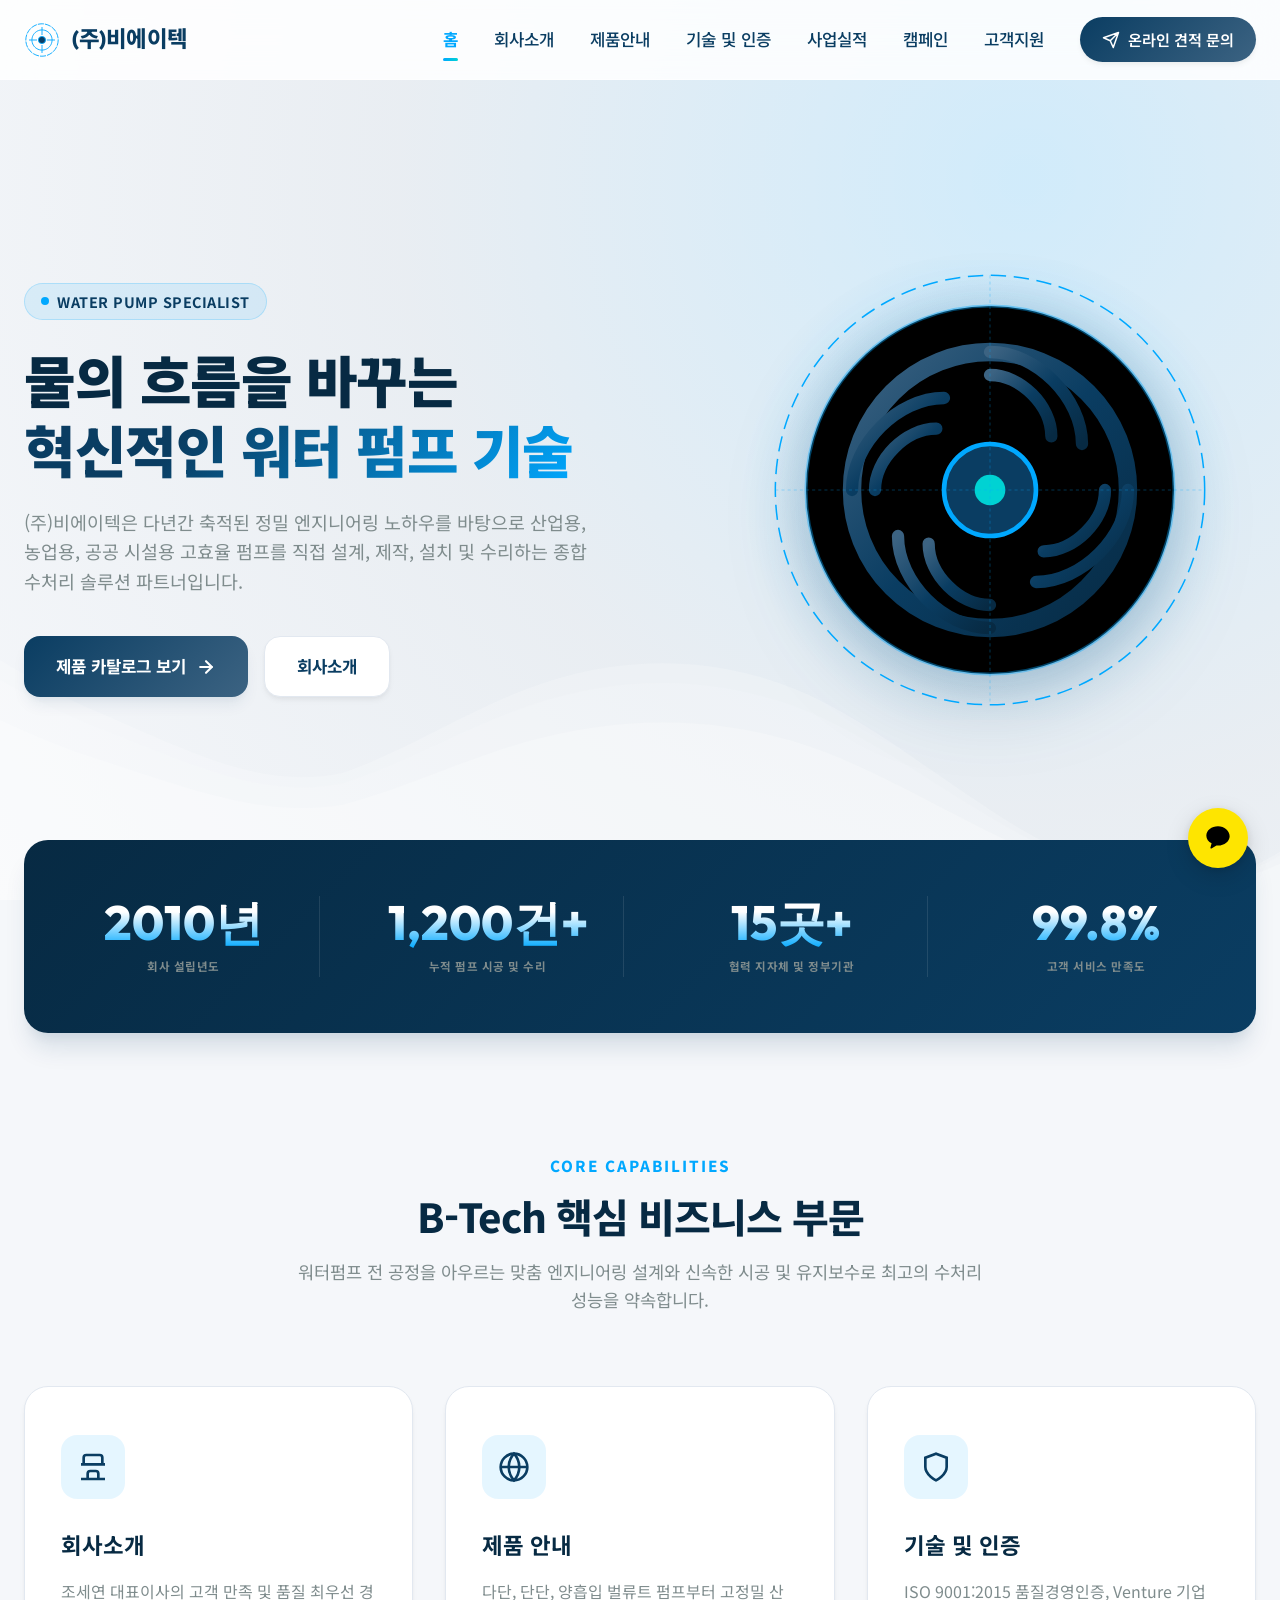
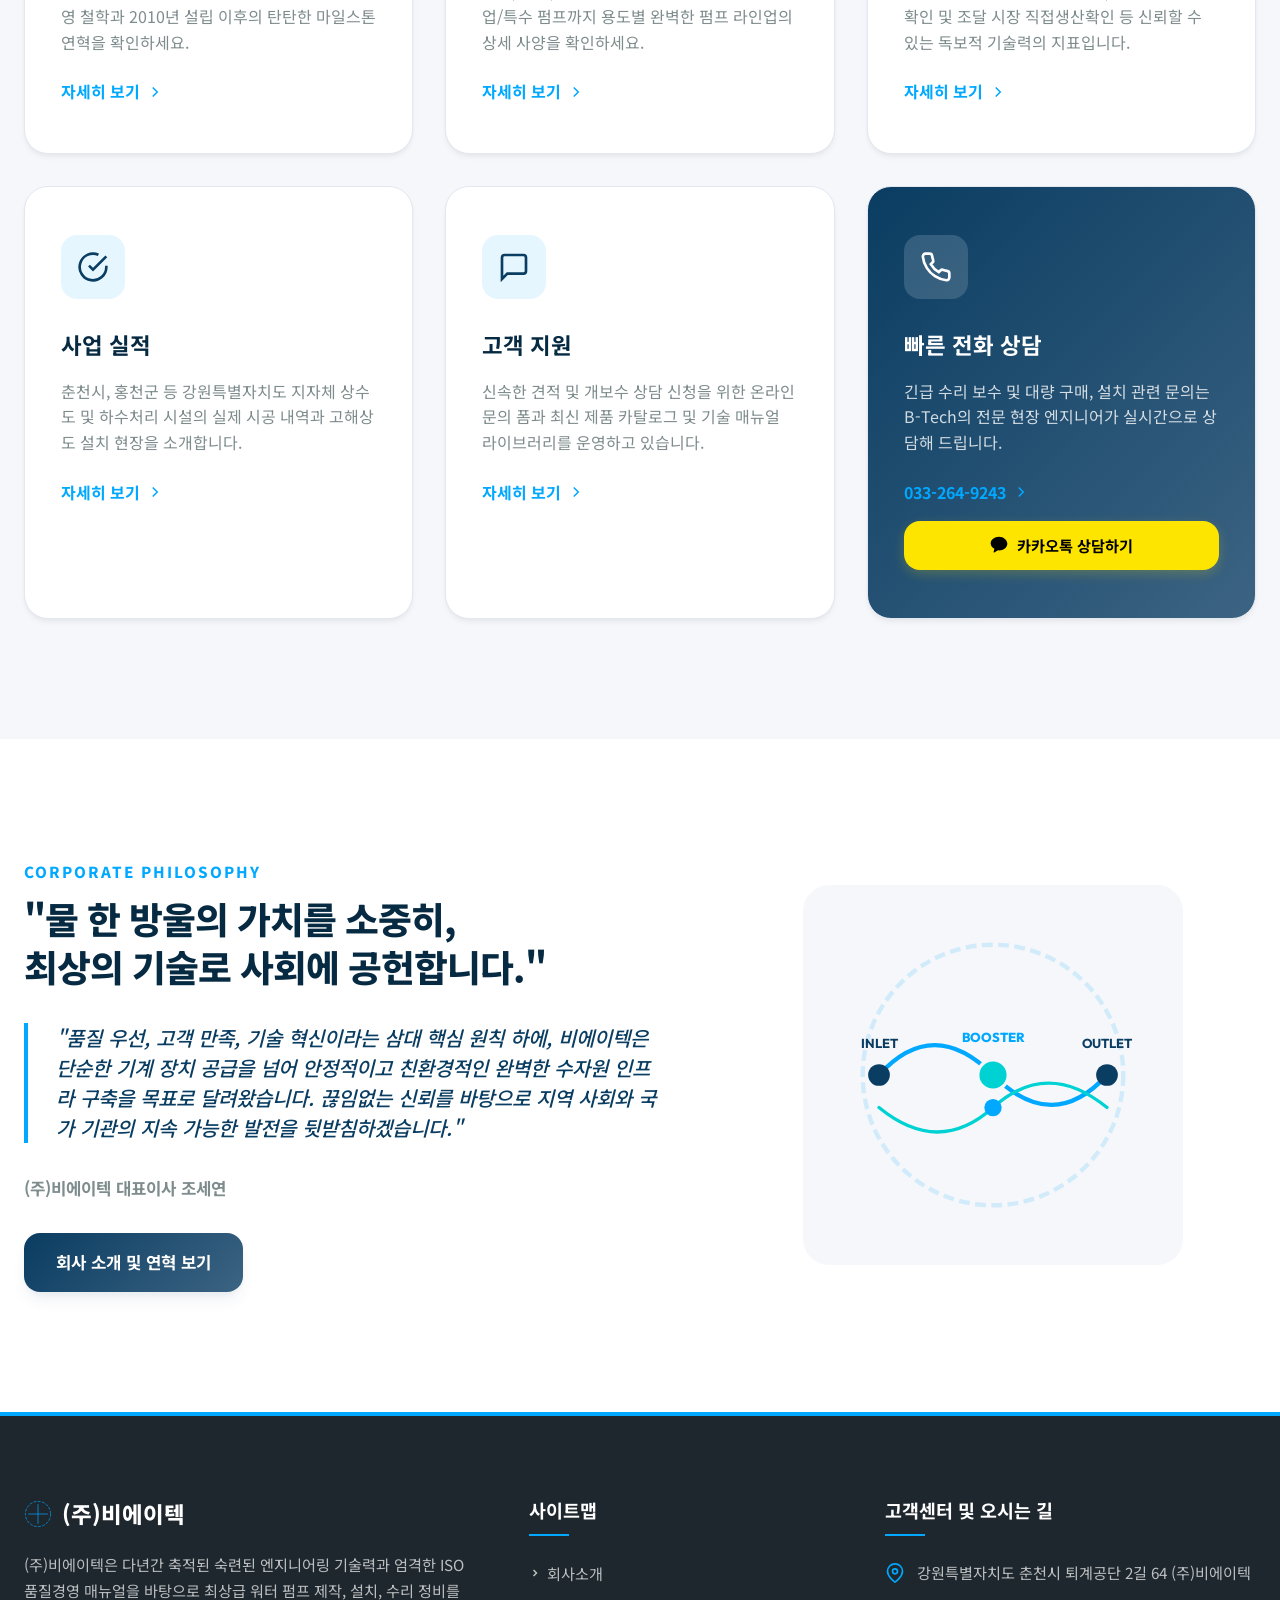
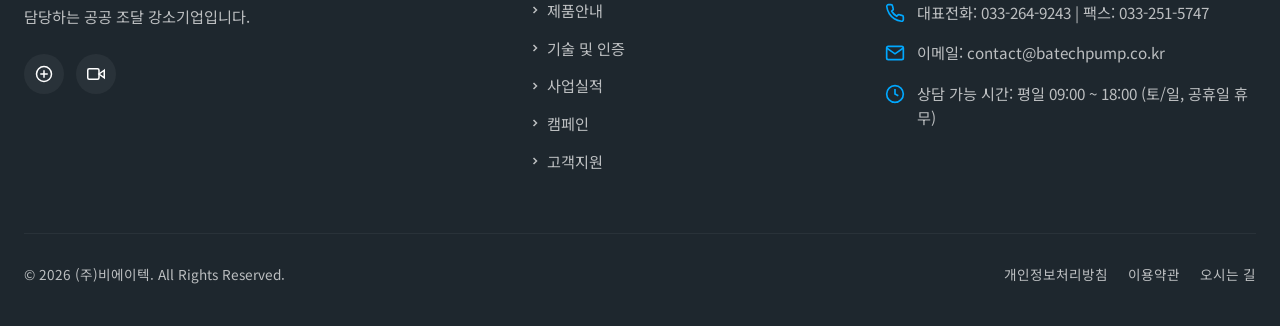
<file: index.html>
<!DOCTYPE html>
<html lang="ko">
<head>
  <meta charset="UTF-8">
  <meta name="viewport" content="width=device-width, initial-scale=1.0">
  <meta name="description" content="(주)비에이텍은 워터펌프 제작, 설치, 수리 전문 기업입니다. 춘천 퇴계공단에 위치하며 최고의 기술력으로 공공기관 및 대기업에 납품합니다.">
  <title>(주)비에이텍 - 워터펌프 전문 제조, 설치 및 수리</title>
  <link rel="stylesheet" href="style.css">
  <script src="script.js" defer></script>
</head>
<body>

  <!-- --- Header / Navigation --- -->
  <header class="header" id="main-header">
    <div class="nav-container">
      <a href="index.html" class="logo" id="header-logo">
        <svg viewBox="0 0 100 100" aria-hidden="true">
          <circle cx="50" cy="50" r="45" stroke-dasharray="15 5" />
          <circle cx="50" cy="50" r="28" stroke-dasharray="5 2" />
          <path d="M50,15 L50,35 M50,65 L50,85 M15,50 L35,50 M65,50 L85,50" />
          <circle cx="50" cy="50" r="10" fill="currentColor" />
        </svg>
        <span>(주)비에이텍</span>
      </a>
      
      <nav class="nav-menu" id="header-nav-menu">
        <div class="nav-item active"><a href="index.html" class="nav-link" id="nav-home">홈</a></div>
        <div class="nav-item"><a href="company.html" class="nav-link" id="nav-company">회사소개</a></div>
        <div class="nav-item"><a href="products.html" class="nav-link" id="nav-products">제품안내</a></div>
        <div class="nav-item"><a href="technology.html" class="nav-link" id="nav-tech">기술 및 인증</a></div>
        <div class="nav-item"><a href="performance.html" class="nav-link" id="nav-perf">사업실적</a></div>
        <div class="nav-item"><a href="campaign.html" class="nav-link" id="nav-campaign">캠페인</a></div>
        <div class="nav-item"><a href="support.html" class="nav-link" id="nav-support">고객지원</a></div>
        <a href="support.html#inquiry-form-section" class="nav-cta" id="nav-cta-btn">
          <svg viewBox="0 0 24 24" width="18" height="18" fill="none" stroke="currentColor" stroke-width="2" stroke-linecap="round" stroke-linejoin="round"><path d="M22 2L11 13M22 2l-7 20-4-9-9-4 20-7z"/></svg>
          온라인 견적 문의
        </a>
      </nav>

      <button class="menu-toggle" aria-label="메뉴 열기/닫기" id="hamburger-menu">
        <span></span>
        <span></span>
        <span></span>
      </button>
    </div>
  </header>

  <!-- --- Hero Section --- -->
  <section class="hero" id="hero-banner">
    <div class="hero-bg-waves">
      <div class="wave wave1"></div>
      <div class="wave wave2"></div>
      <div class="wave wave3"></div>
    </div>
    
    <div class="hero-container">
      <div class="hero-content">
        <span class="hero-tag" id="hero-badge">Water Pump Specialist</span>
        <h1 class="hero-title" id="hero-heading">
          물의 흐름을 바꾸는<br>
          <span>혁신적인 워터 펌프 기술</span>
        </h1>
        <p class="hero-desc" id="hero-description">
          (주)비에이텍은 다년간 축적된 정밀 엔지니어링 노하우를 바탕으로 산업용, 농업용, 공공 시설용 고효율 펌프를 직접 설계, 제작, 설치 및 수리하는 종합 수처리 솔루션 파트너입니다.
        </p>
        <div class="hero-buttons">
          <a href="products.html" class="btn btn-primary" id="hero-btn-products">
            제품 카탈로그 보기
            <svg viewBox="0 0 24 24" width="20" height="20" fill="none" stroke="currentColor" stroke-width="2.5" stroke-linecap="round" stroke-linejoin="round"><line x1="5" y1="12" x2="19" y2="12"/><polyline points="12 5 19 12 12 19"/></svg>
          </a>
          <a href="company.html" class="btn btn-secondary" id="hero-btn-company">회사소개</a>
        </div>
      </div>
      
      <div class="hero-image">
        <div class="hero-image-glow"></div>
        <!-- Premium Stylized SVG Technical Drawing of a Turbine Pump Impeller -->
        <svg class="hero-pump-3d" viewBox="0 0 300 300" id="hero-turbine-svg" aria-label="터빈 펌프 임펠러 설계도">
          <defs>
            <radialGradient id="grad1" cx="50%" cy="50%" r="50%">
              <stop offset="0%" stop-color="#00A8FF" stop-opacity="0.3" />
              <stop offset="70%" stop-color="#0A3D62" stop-opacity="0.1" />
              <stop offset="100%" stop-color="#0A3D62" stop-opacity="0" />
            </radialGradient>
            <linearGradient id="metal-grad" x1="0%" y1="0%" x2="100%" y2="100%">
              <stop offset="0%" stop-color="#3C6382" />
              <stop offset="50%" stop-color="#0A3D62" />
              <stop offset="100%" stop-color="#072A43" />
            </linearGradient>
          </defs>
          <circle cx="150" cy="150" r="140" fill="url(#grad1)" stroke="#00A8FF" stroke-width="1" stroke-dasharray="10 5" />
          <circle cx="150" cy="150" r="120" stroke="rgba(0, 168, 255, 0.4)" stroke-width="2" />
          <circle cx="150" cy="150" r="90" fill="none" stroke="url(#metal-grad)" stroke-width="12" />
          <!-- Impeller Blades -->
          <g id="blades" stroke="url(#metal-grad)" stroke-width="8" stroke-linecap="round" fill="none">
            <path d="M150,60 C180,60 210,90 210,120" />
            <path d="M240,150 C240,180 210,210 180,210" />
            <path d="M150,240 C120,240 90,210 90,180" />
            <path d="M60,150 C60,120 90,90 120,90" />
            
            <path d="M150,75 C170,75 190,95 190,115" />
            <path d="M225,150 C225,170 205,190 185,190" />
            <path d="M150,225 C130,225 110,205 110,185" />
            <path d="M75,150 C75,130 95,110 115,110" />
          </g>
          <!-- Center Shaft -->
          <circle cx="150" cy="150" r="30" fill="#0A3D62" stroke="#00A8FF" stroke-width="3" />
          <circle cx="150" cy="150" r="10" fill="#00D2D3" />
          <!-- Tech grids overlay -->
          <line x1="10" y1="150" x2="290" y2="150" stroke="rgba(0, 168, 255, 0.2)" stroke-width="1" stroke-dasharray="2 2" />
          <line x1="150" y1="10" x2="150" y2="290" stroke="rgba(0, 168, 255, 0.2)" stroke-width="1" stroke-dasharray="2 2" />
        </svg>
      </div>
    </div>
  </section>

  <!-- --- Stats Bar --- -->
  <section class="container" style="position: relative; z-index: 20;" id="stats-section">
    <div class="stats-bar" id="stats-highlight-bar">
      <div class="stat-item">
        <div class="stat-number">2010년</div>
        <div class="stat-label">회사 설립년도</div>
      </div>
      <div class="stat-item">
        <div class="stat-number">1,200건+</div>
        <div class="stat-label">누적 펌프 시공 및 수리</div>
      </div>
      <div class="stat-item">
        <div class="stat-number">15곳+</div>
        <div class="stat-label">협력 지자체 및 정부기관</div>
      </div>
      <div class="stat-item">
        <div class="stat-number">99.8%</div>
        <div class="stat-label">고객 서비스 만족도</div>
      </div>
    </div>
  </section>

  <!-- --- Services Highlight Section --- -->
  <section class="section section-light" id="services-highlight">
    <div class="container">
      <div class="section-header">
        <span class="section-subtitle" id="services-subtitle">Core Capabilities</span>
        <h2 class="section-title" id="services-title">B-Tech 핵심 비즈니스 부문</h2>
        <p class="section-desc" id="services-desc">워터펌프 전 공정을 아우르는 맞춤 엔지니어링 설계와 신속한 시공 및 유지보수로 최고의 수처리 성능을 약속합니다.</p>
      </div>
      
      <div class="feature-grid" id="services-grid">
        <!-- Feature 1: Company -->
        <div class="feature-card" id="feat-company">
          <div class="feature-icon-wrapper">
            <svg viewBox="0 0 24 24"><path d="M3 21h18M3 10h18M5 10V5a2 2 0 0 1 2-2h10a2 2 0 0 1 2 2v5M8 21v-4a2 2 0 0 1 2-2h4a2 2 0 0 1 2 2v4"/></svg>
          </div>
          <h3 class="feature-card-title">회사소개</h3>
          <p class="feature-card-desc">조세연 대표이사의 고객 만족 및 품질 최우선 경영 철학과 2010년 설립 이후의 탄탄한 마일스톤 연혁을 확인하세요.</p>
          <a href="company.html" class="feature-card-link">자세히 보기 <svg viewBox="0 0 24 24"><polyline points="9 18 15 12 9 6"/></svg></a>
        </div>

        <!-- Feature 2: Products -->
        <div class="feature-card" id="feat-products">
          <div class="feature-icon-wrapper">
            <svg viewBox="0 0 24 24"><circle cx="12" cy="12" r="10"/><path d="M12 2a15.3 15.3 0 0 1 4 10 15.3 15.3 0 0 1-4 10 15.3 15.3 0 0 1-4-10 15.3 15.3 0 0 1 4-10zM2 12h20"/></svg>
          </div>
          <h3 class="feature-card-title">제품 안내</h3>
          <p class="feature-card-desc">다단, 단단, 양흡입 벌류트 펌프부터 고정밀 산업/특수 펌프까지 용도별 완벽한 펌프 라인업의 상세 사양을 확인하세요.</p>
          <a href="products.html" class="feature-card-link">자세히 보기 <svg viewBox="0 0 24 24"><polyline points="9 18 15 12 9 6"/></svg></a>
        </div>

        <!-- Feature 3: Technology -->
        <div class="feature-card" id="feat-tech">
          <div class="feature-icon-wrapper">
            <svg viewBox="0 0 24 24"><path d="M12 22s8-4 8-10V5l-8-3-8 3v7c0 6 8 10 8 10z"/></svg>
          </div>
          <h3 class="feature-card-title">기술 및 인증</h3>
          <p class="feature-card-desc">ISO 9001:2015 품질경영인증, Venture 기업 확인 및 조달 시장 직접생산확인 등 신뢰할 수 있는 독보적 기술력의 지표입니다.</p>
          <a href="technology.html" class="feature-card-link">자세히 보기 <svg viewBox="0 0 24 24"><polyline points="9 18 15 12 9 6"/></svg></a>
        </div>

        <!-- Feature 4: Performance -->
        <div class="feature-card" id="feat-perf">
          <div class="feature-icon-wrapper">
            <svg viewBox="0 0 24 24"><path d="M22 11.08V12a10 10 0 1 1-5.93-9.14"/><polyline points="22 4 12 14.01 9 11.01"/></svg>
          </div>
          <h3 class="feature-card-title">사업 실적</h3>
          <p class="feature-card-desc">춘천시, 홍천군 등 강원특별자치도 지자체 상수도 및 하수처리 시설의 실제 시공 내역과 고해상도 설치 현장을 소개합니다.</p>
          <a href="performance.html" class="feature-card-link">자세히 보기 <svg viewBox="0 0 24 24"><polyline points="9 18 15 12 9 6"/></svg></a>
        </div>

        <!-- Feature 5: Support -->
        <div class="feature-card" id="feat-support">
          <div class="feature-icon-wrapper">
            <svg viewBox="0 0 24 24"><path d="M21 15a2 2 0 0 1-2 2H7l-4 4V5a2 2 0 0 1 2-2h14a2 2 0 0 1 2 2z"/></svg>
          </div>
          <h3 class="feature-card-title">고객 지원</h3>
          <p class="feature-card-desc">신속한 견적 및 개보수 상담 신청을 위한 온라인 문의 폼과 최신 제품 카탈로그 및 기술 매뉴얼 라이브러리를 운영하고 있습니다.</p>
          <a href="support.html" class="feature-card-link">자세히 보기 <svg viewBox="0 0 24 24"><polyline points="9 18 15 12 9 6"/></svg></a>
        </div>

        <!-- Feature 6: Quick Call -->
        <div class="feature-card" style="background: linear-gradient(135deg, var(--primary-color) 0%, var(--primary-light) 100%); color: var(--text-light);" id="feat-quick-call">
          <div class="feature-icon-wrapper" style="background-color: rgba(255, 255, 255, 0.15); color: var(--text-light);">
            <svg viewBox="0 0 24 24"><path d="M22 16.92v3a2 2 0 0 1-2.18 2 19.79 19.79 0 0 1-8.63-3.07 19.5 19.5 0 0 1-6-6 19.79 19.79 0 0 1-3.07-8.67A2 2 0 0 1 4.11 2h3a2 2 0 0 1 2 1.72 12.84 12.84 0 0 0 .7 2.81 2 2 0 0 1-.45 2.11L8.09 9.91a16 16 0 0 0 6 6l1.27-1.27a2 2 0 0 1 2.11-.45 12.84 12.84 0 0 0 2.81.7A2 2 0 0 1 22 16.92z"/></svg>
          </div>
          <h3 class="feature-card-title" style="color: var(--text-light);">빠른 전화 상담</h3>
          <p class="feature-card-desc" style="color: rgba(255, 255, 255, 0.8);">긴급 수리 보수 및 대량 구매, 설치 관련 문의는 B-Tech의 전문 현장 엔지니어가 실시간으로 상담해 드립니다.</p>
          <div style="display: flex; flex-direction: column; gap: 16px; align-items: flex-start; margin-top: auto;">
            <a href="tel:033-264-9243" class="feature-card-link" style="color: var(--accent-color);">033-264-9243 <svg viewBox="0 0 24 24"><polyline points="9 18 15 12 9 6"/></svg></a>
            <a href="http://pf.kakao.com/_AeHXX/chat" target="_blank" rel="noopener noreferrer" class="btn-kakaotalk" id="kakaotalk-counsel-btn" style="width: 100%; box-sizing: border-box;">
              <svg viewBox="0 0 24 24" fill="currentColor">
                <path d="M12,2C6.5,2,2,5.6,2,10c0,2.8,1.8,5.3,4.5,6.6l-1,3.7c-0.1,0.5,0.4,0.9,0.9,0.7l4.3-2.6c0.4,0.1,0.8,0.1,1.3,0.1c5.5,0,10-3.6,10-8S17.5,2,12,2z"/>
              </svg>
              카카오톡 상담하기
            </a>
          </div>
        </div>
      </div>
    </div>
  </section>

  <!-- --- Corporate Philosophy Banner --- -->
  <section class="section section-white" id="philosophy-section">
    <div class="container">
      <div class="company-intro-grid">
        <div class="intro-content">
          <span class="section-subtitle" style="text-align: left;" id="philosophy-subtitle">Corporate Philosophy</span>
          <h2 class="section-title" style="text-align: left; font-size: 2.3rem; margin-bottom: 24px;" id="philosophy-title">
            "물 한 방울의 가치를 소중히,<br>최상의 기술로 사회에 공헌합니다."
          </h2>
          <p class="ceo-message" id="philosophy-quote">
            "품질 우선, 고객 만족, 기술 혁신이라는 삼대 핵심 원칙 하에, 비에이텍은 단순한 기계 장치 공급을 넘어 안정적이고 친환경적인 완벽한 수자원 인프라 구축을 목표로 달려왔습니다. 끊임없는 신뢰를 바탕으로 지역 사회와 국가 기관의 지속 가능한 발전을 뒷받침하겠습니다."
          </p>
          <p style="color: var(--text-muted); font-size: 1.05rem; margin-bottom: 32px;" id="philosophy-author">
            <strong>(주)비에이텍 대표이사 조세연</strong>
          </p>
          <a href="company.html" class="btn btn-primary" id="philosophy-btn">회사 소개 및 연혁 보기</a>
        </div>
        <div class="intro-visual" style="display: flex; justify-content: center; position: relative;">
          <!-- Stylized Water Treatment Diagram -->
          <svg viewBox="0 0 350 350" style="width: 100%; max-width: 380px; height: auto;" id="philosophy-visual-svg">
            <rect width="350" height="350" rx="24" fill="var(--bg-color)" />
            <circle cx="175" cy="175" r="120" fill="none" stroke="rgba(0, 168, 255, 0.15)" stroke-width="4" stroke-dasharray="10 5" />
            
            <!-- Custom Fluid SVG nodes showing water flow -->
            <path d="M70,175 Q120,120 175,175 T280,175" fill="none" stroke="var(--accent-color)" stroke-width="4" stroke-linecap="round" />
            <path d="M70,205 Q125,250 175,205 T280,205" fill="none" stroke="var(--secondary-color)" stroke-width="3" stroke-linecap="round" />
            
            <!-- Nodes representing Water cycle and Pressure system -->
            <circle cx="70" cy="175" r="10" fill="var(--primary-color)" />
            <circle cx="175" cy="175" r="14" fill="#00D2D3" stroke="var(--bg-color)" stroke-width="3" />
            <circle cx="280" cy="175" r="10" fill="var(--primary-color)" />
            <circle cx="175" cy="205" r="8" fill="var(--accent-color)" />

            <!-- Labels in graphic -->
            <text x="70" y="150" font-family="'Outfit', sans-serif" font-size="12" fill="var(--primary-color)" font-weight="700" text-anchor="middle">INLET</text>
            <text x="175" y="145" font-family="'Outfit', sans-serif" font-size="12" fill="var(--accent-color)" font-weight="800" text-anchor="middle">BOOSTER</text>
            <text x="280" y="150" font-family="'Outfit', sans-serif" font-size="12" fill="var(--primary-color)" font-weight="700" text-anchor="middle">OUTLET</text>
          </svg>
        </div>
      </div>
    </div>
  </section>

  <!-- --- Footer --- -->
  <footer class="footer" id="main-footer">
    <div class="container">
      <div class="footer-grid">
        <!-- Col 1: About B-Tech -->
        <div class="footer-info-col" id="footer-about">
          <h3>
            <svg viewBox="0 0 100 100">
              <circle cx="50" cy="50" r="45" stroke-dasharray="10 5" />
              <path d="M50,15 L50,85 M15,50 L85,50" />
            </svg>
            (주)비에이텍
          </h3>
          <p>
            (주)비에이텍은 다년간 축적된 숙련된 엔지니어링 기술력과 엄격한 ISO 품질경영 매뉴얼을 바탕으로 최상급 워터 펌프 제작, 설치, 수리 정비를 담당하는 공공 조달 강소기업입니다.
          </p>
          <div class="footer-socials" id="footer-social-links">
            <a href="#" class="footer-social-btn" aria-label="블로그"><svg viewBox="0 0 24 24"><path d="M2 12a10 10 0 1 1 10 10A10 10 0 0 1 2 12zm10-5v10m-5-5h10"/></svg></a>
            <a href="#" class="footer-social-btn" aria-label="유튜브"><svg viewBox="0 0 24 24"><polygon points="23 7 16 12 23 17 23 7"/><rect x="1" y="5" width="15" height="14" rx="2" ry="2"/></svg></a>
          </div>
        </div>

        <!-- Col 2: Navigation Links -->
        <div class="footer-links-col" id="footer-sitemap">
          <h4>사이트맵</h4>
          <ul class="footer-links-list">
            <li><a href="company.html"><svg viewBox="0 0 24 24" width="12" height="12" fill="none" stroke="currentColor" stroke-width="3"><polyline points="9 18 15 12 9 6"/></svg>회사소개</a></li>
            <li><a href="products.html"><svg viewBox="0 0 24 24" width="12" height="12" fill="none" stroke="currentColor" stroke-width="3"><polyline points="9 18 15 12 9 6"/></svg>제품안내</a></li>
            <li><a href="technology.html"><svg viewBox="0 0 24 24" width="12" height="12" fill="none" stroke="currentColor" stroke-width="3"><polyline points="9 18 15 12 9 6"/></svg>기술 및 인증</a></li>
            <li><a href="performance.html"><svg viewBox="0 0 24 24" width="12" height="12" fill="none" stroke="currentColor" stroke-width="3"><polyline points="9 18 15 12 9 6"/></svg>사업실적</a></li>
            <li><a href="campaign.html"><svg viewBox="0 0 24 24" width="12" height="12" fill="none" stroke="currentColor" stroke-width="3"><polyline points="9 18 15 12 9 6"/></svg>캠페인</a></li>
            <li><a href="support.html"><svg viewBox="0 0 24 24" width="12" height="12" fill="none" stroke="currentColor" stroke-width="3"><polyline points="9 18 15 12 9 6"/></svg>고객지원</a></li>
          </ul>
        </div>

        <!-- Col 3: Contact Info -->
        <div class="footer-contact-col" id="footer-contact-details">
          <h4>고객센터 및 오시는 길</h4>
          <div class="footer-contact-details">
            <div class="footer-contact-item">
              <svg viewBox="0 0 24 24"><path d="M21 10c0 7-9 13-9 13s-9-6-9-13a9 9 0 0 1 18 0z"/><circle cx="12" cy="10" r="3"/></svg>
              <span>강원특별자치도 춘천시 퇴계공단 2길 64 (주)비에이텍</span>
            </div>
            <div class="footer-contact-item">
              <svg viewBox="0 0 24 24"><path d="M22 16.92v3a2 2 0 0 1-2.18 2 19.79 19.79 0 0 1-8.63-3.07 19.5 19.5 0 0 1-6-6 19.79 19.79 0 0 1-3.07-8.67A2 2 0 0 1 4.11 2h3a2 2 0 0 1 2 1.72 12.84 12.84 0 0 0 .7 2.81 2 2 0 0 1-.45 2.11L8.09 9.91a16 16 0 0 0 6 6l1.27-1.27a2 2 0 0 1 2.11-.45 12.84 12.84 0 0 0 2.81.7A2 2 0 0 1 22 16.92z"/></svg>
              <span>대표전화: 033-264-9243 | 팩스: 033-251-5747</span>
            </div>
            <div class="footer-contact-item">
              <svg viewBox="0 0 24 24"><path d="M4 4h16c1.1 0 2 .9 2 2v12c0 1.1-.9 2-2 2H4c-1.1 0-2-.9-2-2V6c0-1.1.9-2 2-2z"/><polyline points="22,6 12,13 2,6"/></svg>
              <span>이메일: contact@batechpump.co.kr</span>
            </div>
            <div class="footer-contact-item">
              <svg viewBox="0 0 24 24"><circle cx="12" cy="12" r="10"/><polyline points="12 6 12 12 16 14"/></svg>
              <span>상담 가능 시간: 평일 09:00 ~ 18:00 (토/일, 공휴일 휴무)</span>
            </div>
          </div>
        </div>
      </div>

      <div class="footer-bottom" id="footer-base">
        <div>&copy; 2026 (주)비에이텍. All Rights Reserved.</div>
        <div class="footer-bottom-links">
          <a href="#">개인정보처리방침</a>
          <a href="#">이용약관</a>
          <a href="company.html#location-section">오시는 길</a>
        </div>
      </div>
    </div>
  </footer>

</body>
</html>
</file>
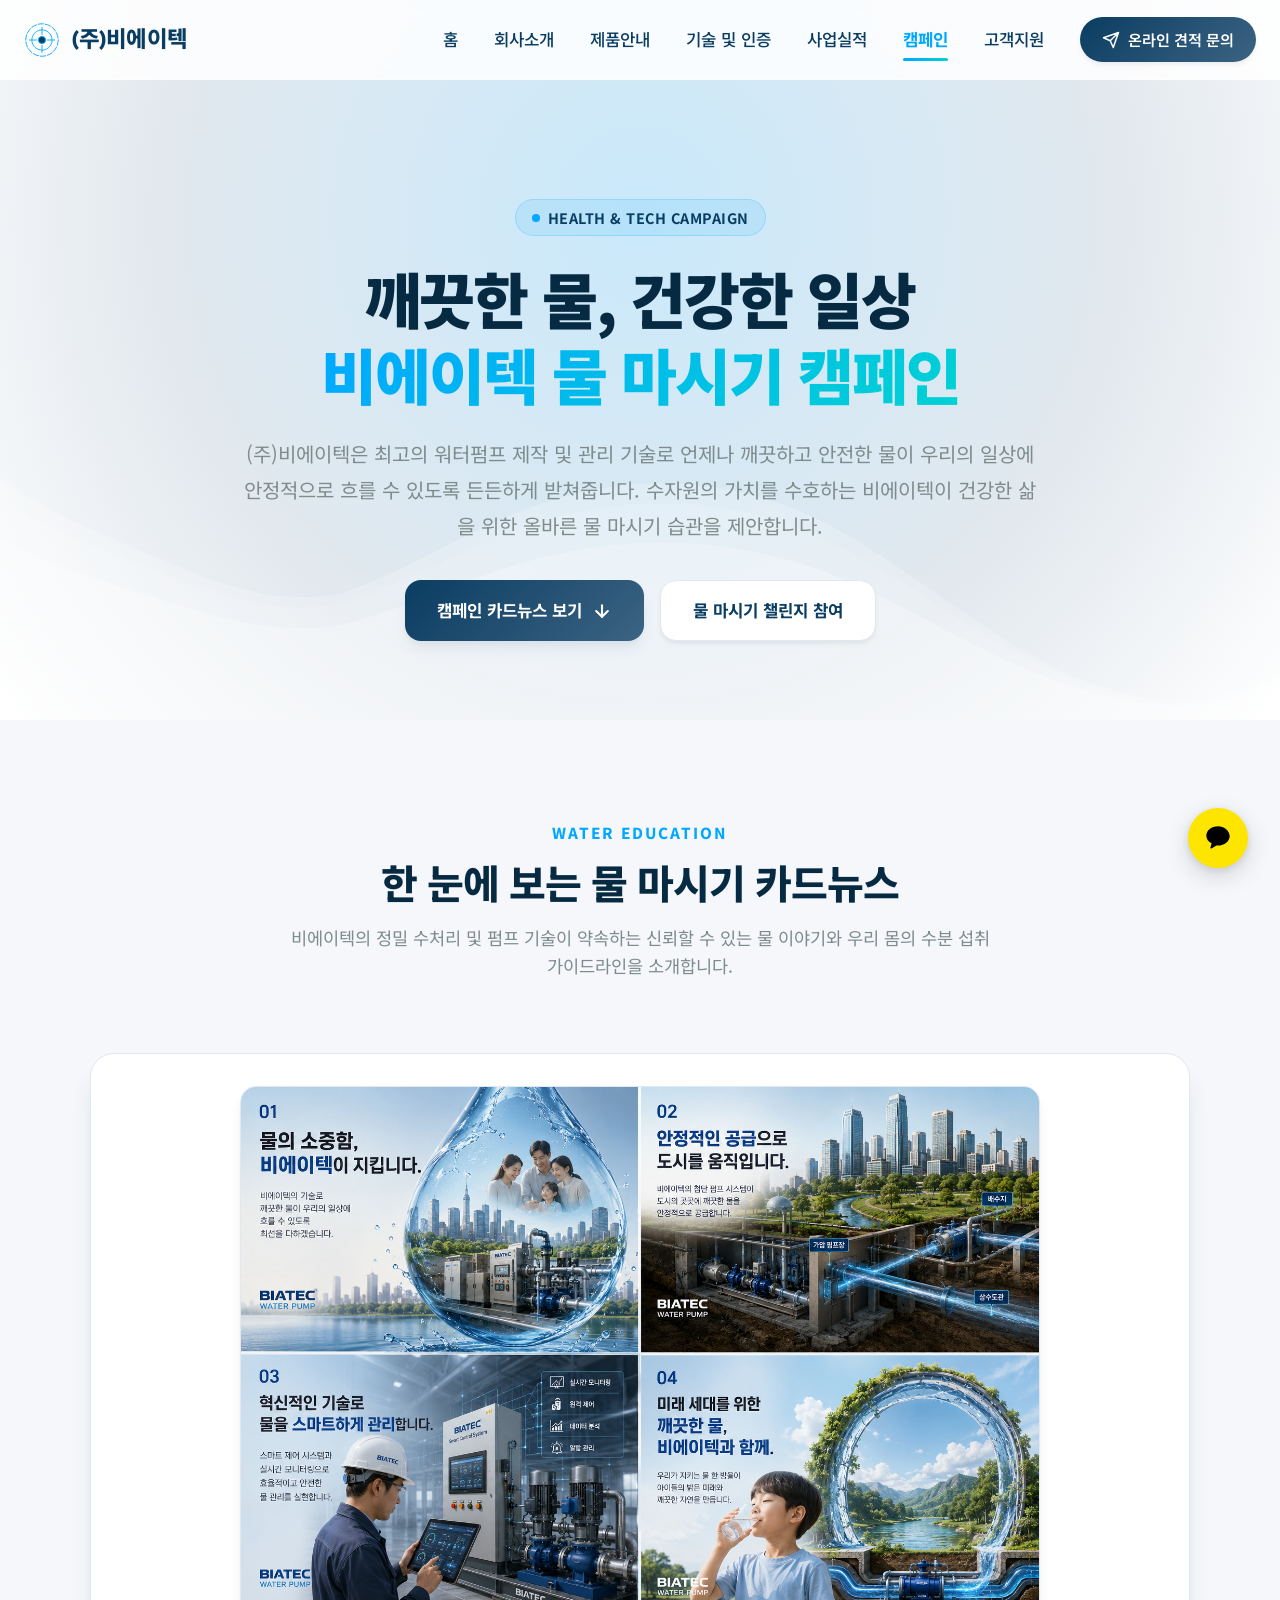
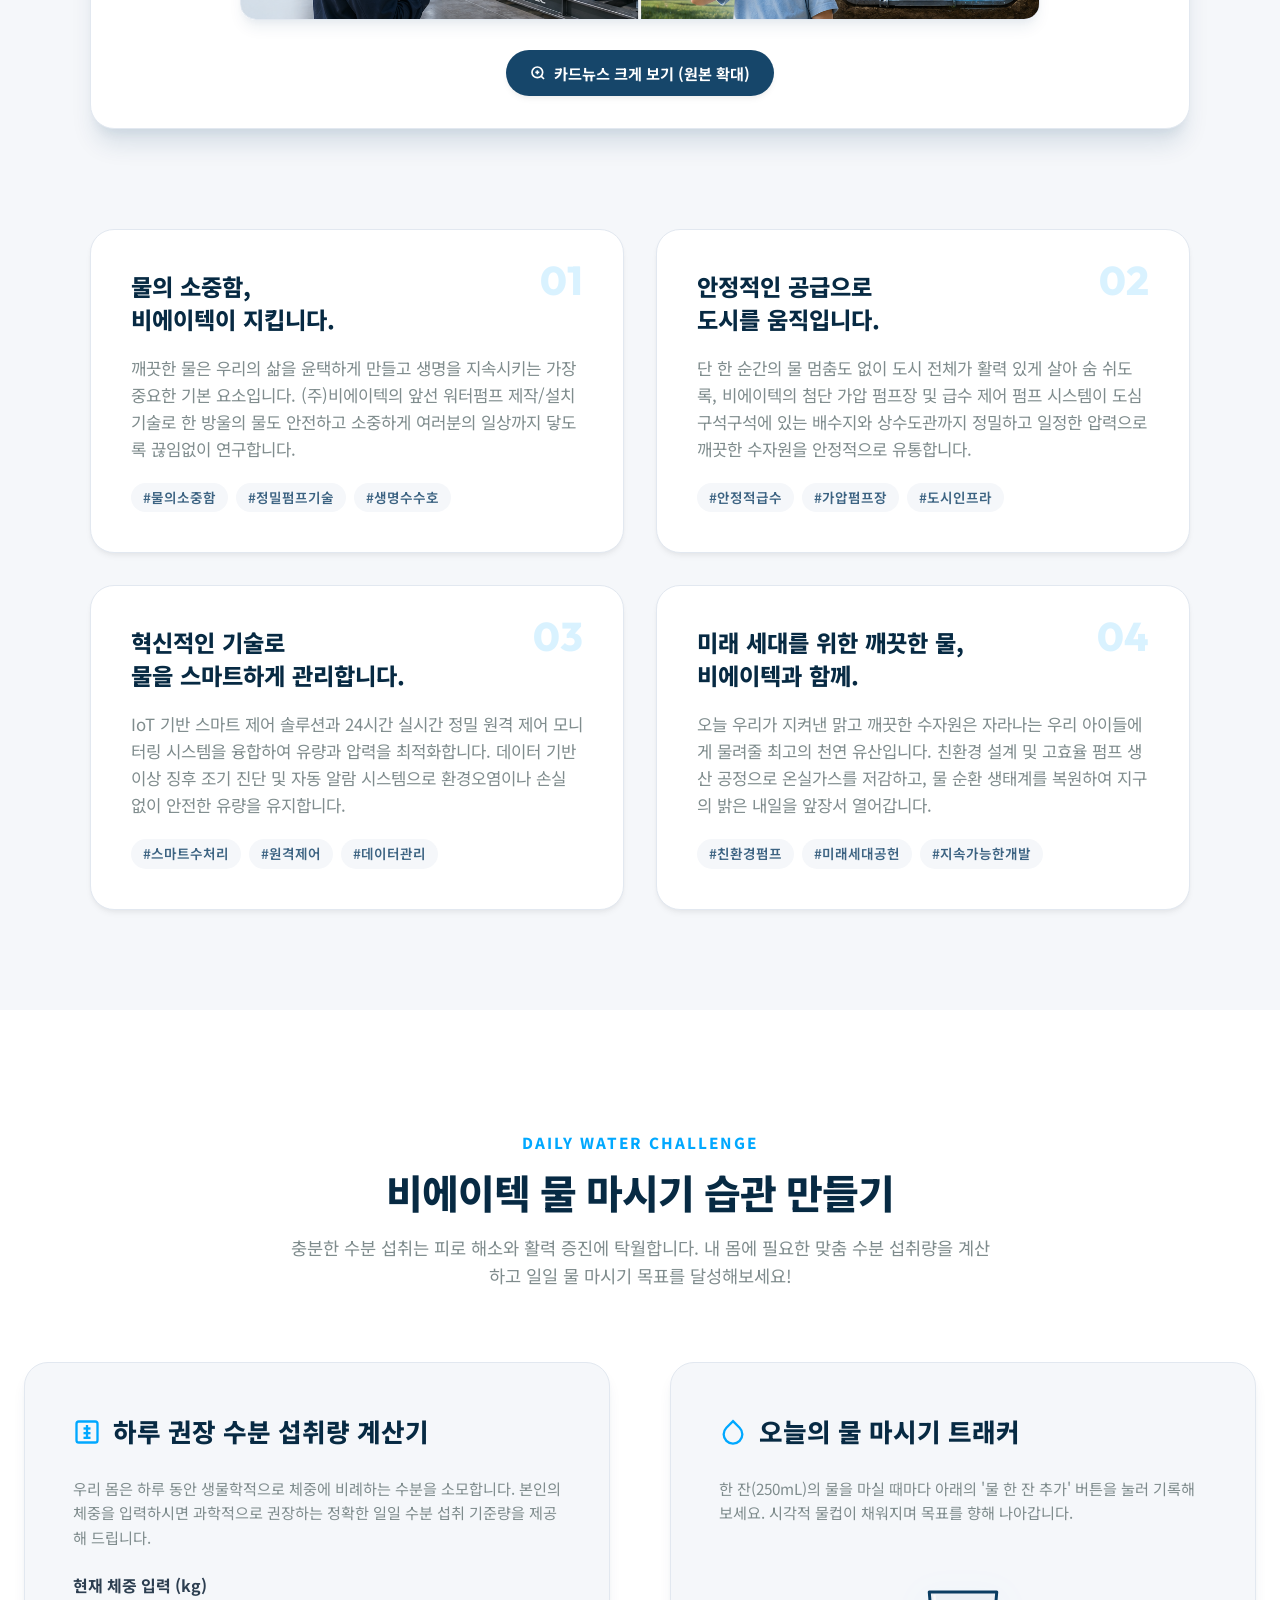
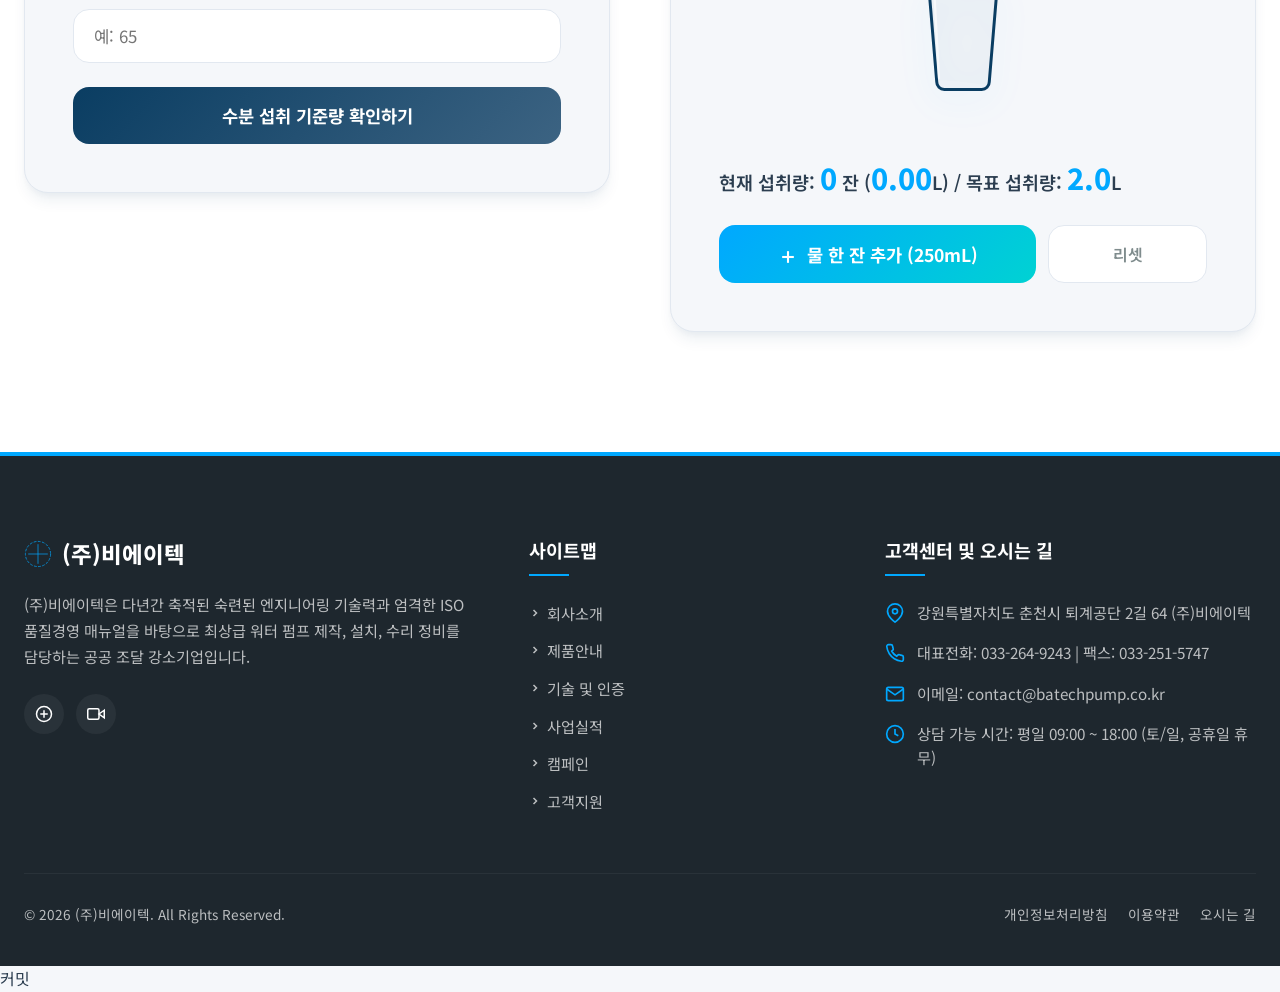
<file: campaign.html>
﻿<!DOCTYPE html>
<html lang="ko">
<head>
  <meta charset="UTF-8">
  <meta name="viewport" content="width=device-width, initial-scale=1.0">
  <meta name="description" content="(주)비에이텍과 함께하는 건강한 물 마시기 캠페인. 워터펌프 제작, 설치, 수리 전문 기술로 깨끗한 수자원 인프라를 지키는 비에이텍이 올바른 수분 섭취 습관을 응원합니다.">
  <title>(주)비에이텍 - 물 마시기 캠페인</title>
  <link rel="stylesheet" href="style.css">
  <script src="script.js" defer></script>
</head>
<body>

  <!-- --- Header / Navigation --- -->
  <header class="header" id="main-header">
    <div class="nav-container">
      <a href="index.html" class="logo" id="header-logo">
        <svg viewBox="0 0 100 100" aria-hidden="true">
          <circle cx="50" cy="50" r="45" stroke-dasharray="15 5" />
          <circle cx="50" cy="50" r="28" stroke-dasharray="5 2" />
          <path d="M50,15 L50,35 M50,65 L50,85 M15,50 L35,50 M65,50 L85,50" />
          <circle cx="50" cy="50" r="10" fill="currentColor" />
        </svg>
        <span>(주)비에이텍</span>
      </a>
      
      <nav class="nav-menu" id="header-nav-menu">
        <div class="nav-item"><a href="index.html" class="nav-link" id="nav-home">홈</a></div>
        <div class="nav-item"><a href="company.html" class="nav-link" id="nav-company">회사소개</a></div>
        <div class="nav-item"><a href="products.html" class="nav-link" id="nav-products">제품안내</a></div>
        <div class="nav-item"><a href="technology.html" class="nav-link" id="nav-tech">기술 및 인증</a></div>
        <div class="nav-item"><a href="performance.html" class="nav-link" id="nav-perf">사업실적</a></div>
        <div class="nav-item active"><a href="campaign.html" class="nav-link" id="nav-campaign">캠페인</a></div>
        <div class="nav-item"><a href="support.html" class="nav-link" id="nav-support">고객지원</a></div>
        <a href="support.html#inquiry-form-section" class="nav-cta" id="nav-cta-btn">
          <svg viewBox="0 0 24 24" width="18" height="18" fill="none" stroke="currentColor" stroke-width="2" stroke-linecap="round" stroke-linejoin="round"><path d="M22 2L11 13M22 2l-7 20-4-9-9-4 20-7z"/></svg>
          온라인 견적 문의
        </a>
      </nav>

      <button class="menu-toggle" aria-label="메뉴 열기/닫기" id="hamburger-menu">
        <span></span>
        <span></span>
        <span></span>
      </button>
    </div>
  </header>

  <!-- --- Campaign Hero Section --- -->
  <section class="campaign-hero" id="campaign-hero-banner">
    <div class="hero-bg-waves">
      <div class="wave wave1"></div>
      <div class="wave wave2"></div>
      <div class="wave wave3"></div>
    </div>
    
    <div class="container campaign-hero-content">
      <span class="hero-tag" id="campaign-badge">Health & Tech Campaign</span>
      <h1 class="campaign-hero-title" id="campaign-heading">
        깨끗한 물, 건강한 일상<br>
        <span>비에이텍 물 마시기 캠페인</span>
      </h1>
      <p class="campaign-hero-desc" id="campaign-description">
        (주)비에이텍은 최고의 워터펌프 제작 및 관리 기술로 언제나 깨끗하고 안전한 물이 우리의 일상에 안정적으로 흐를 수 있도록 든든하게 받쳐줍니다. 수자원의 가치를 수호하는 비에이텍이 건강한 삶을 위한 올바른 물 마시기 습관을 제안합니다.
      </p>
      <div class="hero-buttons" style="justify-content: center;">
        <a href="#cardnews-view-section" class="btn btn-primary" id="btn-scroll-campaign">
          캠페인 카드뉴스 보기
          <svg viewBox="0 0 24 24" width="20" height="20" fill="none" stroke="currentColor" stroke-width="2.5" stroke-linecap="round" stroke-linejoin="round"><line x1="12" y1="5" x2="12" y2="19"/><polyline points="19 12 12 19 5 12"/></svg>
        </a>
        <a href="#water-challenge-section" class="btn btn-secondary" id="btn-scroll-tracker">물 마시기 챌린지 참여</a>
      </div>
    </div>
  </section>

  <!-- --- Cardnews Section --- -->
  <section class="cardnews-section" id="cardnews-view-section">
    <div class="container">
      <div class="section-header">
        <span class="section-subtitle" id="cardnews-subtitle">WATER EDUCATION</span>
        <h2 class="section-title" id="cardnews-title">한 눈에 보는 물 마시기 카드뉴스</h2>
        <p class="section-desc" id="cardnews-desc">비에이텍의 정밀 수처리 및 펌프 기술이 약속하는 신뢰할 수 있는 물 이야기와 우리 몸의 수분 섭취 가이드라인을 소개합니다.</p>
      </div>

      <div class="cardnews-container">
        <!-- Cardnews Image Viewer -->
        <div class="cardnews-viewer" id="cardnews-visual-container">
          <img src="카드뉴스.png" alt="(주)비에이텍 물 마시기 캠페인 카드뉴스" class="cardnews-main-img" id="cardnews-main-image" onerror="this.src='https://images.unsplash.com/photo-1548839140-29a749e1cf4d?auto=format&fit=crop&q=80&w=1200'; this.alt='대체 물 이미지(카드뉴스 파일 누락 시)';">
          <div>
            <button class="cardnews-zoom-badge" id="cardnews-zoom-trigger">
              <svg viewBox="0 0 24 24" fill="none" stroke="currentColor" stroke-width="2.5"><circle cx="11" cy="11" r="8"/><line x1="21" y1="21" x2="16.65" y2="16.65"/><line x1="11" y1="8" x2="11" y2="14"/><line x1="8" y1="11" x2="14" y2="11"/></svg>
              카드뉴스 크게 보기 (원본 확대)
            </button>
          </div>
        </div>

        <!-- HTML representation of 4 Cardnews Panels -->
        <div class="card-info-grid" id="cardnews-panels-info">
          <!-- Card 01 -->
          <div class="info-card" id="info-card-1">
            <div class="info-card-num">01</div>
            <h3 class="info-card-title">물의 소중함,<br>비에이텍이 지킵니다.</h3>
            <p class="info-card-desc">
              깨끗한 물은 우리의 삶을 윤택하게 만들고 생명을 지속시키는 가장 중요한 기본 요소입니다. (주)비에이텍의 앞선 워터펌프 제작/설치 기술로 한 방울의 물도 안전하고 소중하게 여러분의 일상까지 닿도록 끊임없이 연구합니다.
            </p>
            <div class="info-card-tags">
              <span class="info-card-tag">#물의소중함</span>
              <span class="info-card-tag">#정밀펌프기술</span>
              <span class="info-card-tag">#생명수수호</span>
            </div>
          </div>

          <!-- Card 02 -->
          <div class="info-card" id="info-card-2">
            <div class="info-card-num">02</div>
            <h3 class="info-card-title">안정적인 공급으로<br>도시를 움직입니다.</h3>
            <p class="info-card-desc">
              단 한 순간의 물 멈춤도 없이 도시 전체가 활력 있게 살아 숨 쉬도록, 비에이텍의 첨단 가압 펌프장 및 급수 제어 펌프 시스템이 도심 구석구석에 있는 배수지와 상수도관까지 정밀하고 일정한 압력으로 깨끗한 수자원을 안정적으로 유통합니다.
            </p>
            <div class="info-card-tags">
              <span class="info-card-tag">#안정적급수</span>
              <span class="info-card-tag">#가압펌프장</span>
              <span class="info-card-tag">#도시인프라</span>
            </div>
          </div>

          <!-- Card 03 -->
          <div class="info-card" id="info-card-3">
            <div class="info-card-num">03</div>
            <h3 class="info-card-title">혁신적인 기술로<br>물을 스마트하게 관리합니다.</h3>
            <p class="info-card-desc">
              IoT 기반 스마트 제어 솔루션과 24시간 실시간 정밀 원격 제어 모니터링 시스템을 융합하여 유량과 압력을 최적화합니다. 데이터 기반 이상 징후 조기 진단 및 자동 알람 시스템으로 환경오염이나 손실 없이 안전한 유량을 유지합니다.
            </p>
            <div class="info-card-tags">
              <span class="info-card-tag">#스마트수처리</span>
              <span class="info-card-tag">#원격제어</span>
              <span class="info-card-tag">#데이터관리</span>
            </div>
          </div>

          <!-- Card 04 -->
          <div class="info-card" id="info-card-4">
            <div class="info-card-num">04</div>
            <h3 class="info-card-title">미래 세대를 위한 깨끗한 물,<br>비에이텍과 함께.</h3>
            <p class="info-card-desc">
              오늘 우리가 지켜낸 맑고 깨끗한 수자원은 자라나는 우리 아이들에게 물려줄 최고의 천연 유산입니다. 친환경 설계 및 고효율 펌프 생산 공정으로 온실가스를 저감하고, 물 순환 생태계를 복원하여 지구의 밝은 내일을 앞장서 열어갑니다.
            </p>
            <div class="info-card-tags">
              <span class="info-card-tag">#친환경펌프</span>
              <span class="info-card-tag">#미래세대공헌</span>
              <span class="info-card-tag">#지속가능한개발</span>
            </div>
          </div>
        </div>

      </div>
    </div>
  </section>

  <!-- --- Interactive Water Challenge Section --- -->
  <section class="challenge-section" id="water-challenge-section">
    <div class="container">
      <div class="section-header">
        <span class="section-subtitle" id="challenge-subtitle">DAILY WATER CHALLENGE</span>
        <h2 class="section-title" id="challenge-title">비에이텍 물 마시기 습관 만들기</h2>
        <p class="section-desc" id="challenge-desc">충분한 수분 섭취는 피로 해소와 활력 증진에 탁월합니다. 내 몸에 필요한 맞춤 수분 섭취량을 계산하고 일일 물 마시기 목표를 달성해보세요!</p>
      </div>

      <div class="challenge-grid">
        <!-- Weight Intake Calculator -->
        <div class="calculator-card" id="water-calculator">
          <h3 class="calc-title">
            <svg viewBox="0 0 24 24" fill="none" stroke="currentColor"><rect x="3" y="3" width="18" height="18" rx="2" ry="2"/><line x1="9" y1="9" x2="15" y2="9"/><line x1="9" y1="13" x2="15" y2="13"/><line x1="9" y1="17" x2="15" y2="17"/><line x1="12" y1="6" x2="12" y2="18"/></svg>
            하루 권장 수분 섭취량 계산기
          </h3>
          <p style="color: var(--text-muted); margin-bottom: 24px; font-size: 0.95rem;">우리 몸은 하루 동안 생물학적으로 체중에 비례하는 수분을 소모합니다. 본인의 체중을 입력하시면 과학적으로 권장하는 정확한 일일 수분 섭취 기준량을 제공해 드립니다.</p>
          <form id="water-calc-form">
            <div class="calc-form-group">
              <label for="user-weight" class="calc-label">현재 체중 입력 (kg)</label>
              <input type="number" id="user-weight" class="calc-input" placeholder="예: 65" min="20" max="200" required>
            </div>
            <button type="submit" class="calc-btn" id="btn-calculate">수분 섭취 기준량 확인하기</button>
          </form>

          <div class="calc-result-box" id="calc-result-box">
            <div style="font-size: 0.95rem; font-weight: 700; color: var(--primary-color); margin-bottom: 6px;">나의 하루 권장 수분 섭취량</div>
            <div class="calc-result-value" id="calc-result-value">2.0L</div>
            <div style="font-size: 0.85rem; color: var(--text-muted);">
              (일반적인 머그잔 기준 <strong>약 <span id="target-glasses-approx">8</span>잔</strong> 분량입니다.)
            </div>
            <p style="color: var(--accent-color); font-size: 0.85rem; margin-top: 10px; font-weight: 600;">
              ※ 아래 챌린저 도구에 맞춤 목표가 실시간 반영되었습니다!
            </p>
          </div>
        </div>

        <!-- Interactive Water Tracker -->
        <div class="tracker-card" id="water-tracker">
          <h3 class="track-title">
            <svg viewBox="0 0 24 24" fill="none" stroke="currentColor"><path d="M12 2.69l5.66 5.66a8 8 0 1 1-11.31 0z"/></svg>
            오늘의 물 마시기 트래커
          </h3>
          <p style="color: var(--text-muted); font-size: 0.95rem;">한 잔(250mL)의 물을 마실 때마다 아래의 '물 한 잔 추가' 버튼을 눌러 기록해보세요. 시각적 물컵이 채워지며 목표를 향해 나아갑니다.</p>
          
          <div class="tracker-display" id="tracker-visualization">
            <!-- Smooth Liquid Glass SVG -->
            <svg class="water-glass-svg" viewBox="0 0 160 180" id="cup-svg">
              <defs>
                <!-- Water Liquid Gradient -->
                <linearGradient id="water-gradient" x1="0%" y1="0%" x2="0%" y2="100%">
                  <stop offset="0%" stop-color="#00D2D3" />
                  <stop offset="100%" stop-color="#00A8FF" />
                </linearGradient>
                <!-- Glass Outline Mask -->
                <clipPath id="glass-inner-clip">
                  <path d="M35 30 L125 30 L115 150 A10 10 0 0 1 105 160 L55 160 A10 10 0 0 1 45 150 Z" />
                </clipPath>
              </defs>
              
              <!-- Glass Background (Inner) -->
              <path d="M35 30 L125 30 L115 150 A10 10 0 0 1 105 160 L55 160 A10 10 0 0 1 45 150 Z" fill="rgba(10, 61, 98, 0.03)" stroke="rgba(10, 61, 98, 0.1)" stroke-width="2" />
              
              <!-- Dynamic Water Liquid (Clipped to glass shape) -->
              <g clip-path="url(#glass-inner-clip)">
                <!-- Target y values: 150 (empty) to 30 (full). Initial state: empty (y=150, height=0) -->
                <rect id="water-level-rect" x="20" y="150" width="120" height="0" fill="url(#water-gradient)" class="water-level" />
                <!-- Subtle Wave Overlay -->
                <path d="M 20 150 Q 50 145 80 150 T 140 150 L 140 170 L 20 170 Z" fill="rgba(255,255,255,0.15)" />
              </g>

              <!-- Glass Outer Shading/Reflection -->
              <path d="M35 30 L125 30 L115 150 A10 10 0 0 1 105 160 L55 160 A10 10 0 0 1 45 150 Z" fill="none" stroke="var(--primary-color)" stroke-width="4" stroke-linecap="round" stroke-linejoin="round" />
              <!-- Highlight Reflection line -->
              <path d="M42 35 L48 145" fill="none" stroke="rgba(255,255,255,0.6)" stroke-width="3" stroke-linecap="round" />
            </svg>
          </div>

          <div class="tracker-stats" id="tracker-stats-output">
            현재 섭취량: <span id="current-glasses">0</span> 잔 (<span id="current-volume">0.00</span>L) / 목표 섭취량: <span id="target-intake">2.0</span>L
          </div>

          <div class="tracker-buttons">
            <button class="track-add-btn" id="btn-add-water">
              <svg viewBox="0 0 24 24" width="20" height="20" fill="none" stroke="currentColor" stroke-width="2.5" style="display:inline; vertical-align:middle; margin-right:4px;"><line x1="12" y1="5" x2="12" y2="19"/><line x1="5" y1="12" x2="19" y2="12"/></svg>
              물 한 잔 추가 (250mL)
            </button>
            <button class="track-reset-btn" id="btn-reset-water">리셋</button>
          </div>
        </div>
      </div>
    </div>
  </section>

  <!-- --- Campaign Lightbox Zoom Modal --- -->
  <div class="lightbox-modal" id="campaign-lightbox">
    <div class="lightbox-content">
      <button class="lightbox-close" id="lightbox-close-btn" aria-label="확대 보기 닫기">
        <svg viewBox="0 0 24 24" fill="none" stroke="currentColor" stroke-width="2.5"><line x1="18" y1="6" x2="6" y2="18"/><line x1="6" y1="6" x2="18" y2="18"/></svg>
        닫기
      </button>
      <img src="카드뉴스.png" alt="물 마시기 카드뉴스 원본 이미지" class="lightbox-img" id="lightbox-image">
    </div>
  </div>

  <!-- --- Footer --- -->
  <footer class="footer" id="main-footer">
    <div class="container">
      <div class="footer-grid">
        <!-- Col 1: About B-Tech -->
        <div class="footer-info-col" id="footer-about">
          <h3>
            <svg viewBox="0 0 100 100">
              <circle cx="50" cy="50" r="45" stroke-dasharray="10 5" />
              <path d="M50,15 L50,85 M15,50 L85,50" />
            </svg>
            (주)비에이텍
          </h3>
          <p>
            (주)비에이텍은 다년간 축적된 숙련된 엔지니어링 기술력과 엄격한 ISO 품질경영 매뉴얼을 바탕으로 최상급 워터 펌프 제작, 설치, 수리 정비를 담당하는 공공 조달 강소기업입니다.
          </p>
          <div class="footer-socials" id="footer-social-links">
            <a href="#" class="footer-social-btn" aria-label="블로그"><svg viewBox="0 0 24 24"><path d="M2 12a10 10 0 1 1 10 10A10 10 0 0 1 2 12zm10-5v10m-5-5h10"/></svg></a>
            <a href="#" class="footer-social-btn" aria-label="유튜브"><svg viewBox="0 0 24 24"><polygon points="23 7 16 12 23 17 23 7"/><rect x="1" y="5" width="15" height="14" rx="2" ry="2"/></svg></a>
          </div>
        </div>

        <!-- Col 2: Navigation Links -->
        <div class="footer-links-col" id="footer-sitemap">
          <h4>사이트맵</h4>
          <ul class="footer-links-list">
            <li><a href="company.html"><svg viewBox="0 0 24 24" width="12" height="12" fill="none" stroke="currentColor" stroke-width="3"><polyline points="9 18 15 12 9 6"/></svg>회사소개</a></li>
            <li><a href="products.html"><svg viewBox="0 0 24 24" width="12" height="12" fill="none" stroke="currentColor" stroke-width="3"><polyline points="9 18 15 12 9 6"/></svg>제품안내</a></li>
            <li><a href="technology.html"><svg viewBox="0 0 24 24" width="12" height="12" fill="none" stroke="currentColor" stroke-width="3"><polyline points="9 18 15 12 9 6"/></svg>기술 및 인증</a></li>
            <li><a href="performance.html"><svg viewBox="0 0 24 24" width="12" height="12" fill="none" stroke="currentColor" stroke-width="3"><polyline points="9 18 15 12 9 6"/></svg>사업실적</a></li>
            <li><a href="campaign.html"><svg viewBox="0 0 24 24" width="12" height="12" fill="none" stroke="currentColor" stroke-width="3"><polyline points="9 18 15 12 9 6"/></svg>캠페인</a></li>
            <li><a href="support.html"><svg viewBox="0 0 24 24" width="12" height="12" fill="none" stroke="currentColor" stroke-width="3"><polyline points="9 18 15 12 9 6"/></svg>고객지원</a></li>
          </ul>
        </div>

        <!-- Col 3: Contact Info -->
        <div class="footer-contact-col" id="footer-contact-details">
          <h4>고객센터 및 오시는 길</h4>
          <div class="footer-contact-details">
            <div class="footer-contact-item">
              <svg viewBox="0 0 24 24"><path d="M21 10c0 7-9 13-9 13s-9-6-9-13a9 9 0 0 1 18 0z"/><circle cx="12" cy="10" r="3"/></svg>
              <span>강원특별자치도 춘천시 퇴계공단 2길 64 (주)비에이텍</span>
            </div>
            <div class="footer-contact-item">
              <svg viewBox="0 0 24 24"><path d="M22 16.92v3a2 2 0 0 1-2.18 2 19.79 19.79 0 0 1-8.63-3.07 19.5 19.5 0 0 1-6-6 19.79 19.79 0 0 1-3.07-8.67A2 2 0 0 1 4.11 2h3a2 2 0 0 1 2 1.72 12.84 12.84 0 0 0 .7 2.81 2 2 0 0 1-.45 2.11L8.09 9.91a16 16 0 0 0 6 6l1.27-1.27a2 2 0 0 1 2.11-.45 12.84 12.84 0 0 0 2.81.7A2 2 0 0 1 22 16.92z"/></svg>
              <span>대표전화: 033-264-9243 | 팩스: 033-251-5747</span>
            </div>
            <div class="footer-contact-item">
              <svg viewBox="0 0 24 24"><path d="M4 4h16c1.1 0 2 .9 2 2v12c0 1.1-.9 2-2 2H4c-1.1 0-2-.9-2-2V6c0-1.1.9-2 2-2z"/><polyline points="22,6 12,13 2,6"/></svg>
              <span>이메일: contact@batechpump.co.kr</span>
            </div>
            <div class="footer-contact-item">
              <svg viewBox="0 0 24 24"><circle cx="12" cy="12" r="10"/><polyline points="12 6 12 12 16 14"/></svg>
              <span>상담 가능 시간: 평일 09:00 ~ 18:00 (토/일, 공휴일 휴무)</span>
            </div>
          </div>
        </div>
      </div>

      <div class="footer-bottom" id="footer-base">
        <div>&copy; 2026 (주)비에이텍. All Rights Reserved.</div>
        <div class="footer-bottom-links">
          <a href="#">개인정보처리방침</a>
          <a href="#">이용약관</a>
          <a href="company.html#location-section">오시는 길</a>
        </div>
      </div>
    </div>
  </footer>

  <script>
    // Local script to update glasses approximation when weight is submitted
    document.getElementById('water-calc-form').addEventListener('submit', function() {
      const weight = parseFloat(document.getElementById('user-weight').value);
      if(!isNaN(weight) && weight > 0) {
        const recommendedMl = Math.round(weight * 30);
        document.getElementById('target-glasses-approx').textContent = Math.round(recommendedMl / 250);
      }
    });
  </script>

</body>
</html>
커밋
</file>
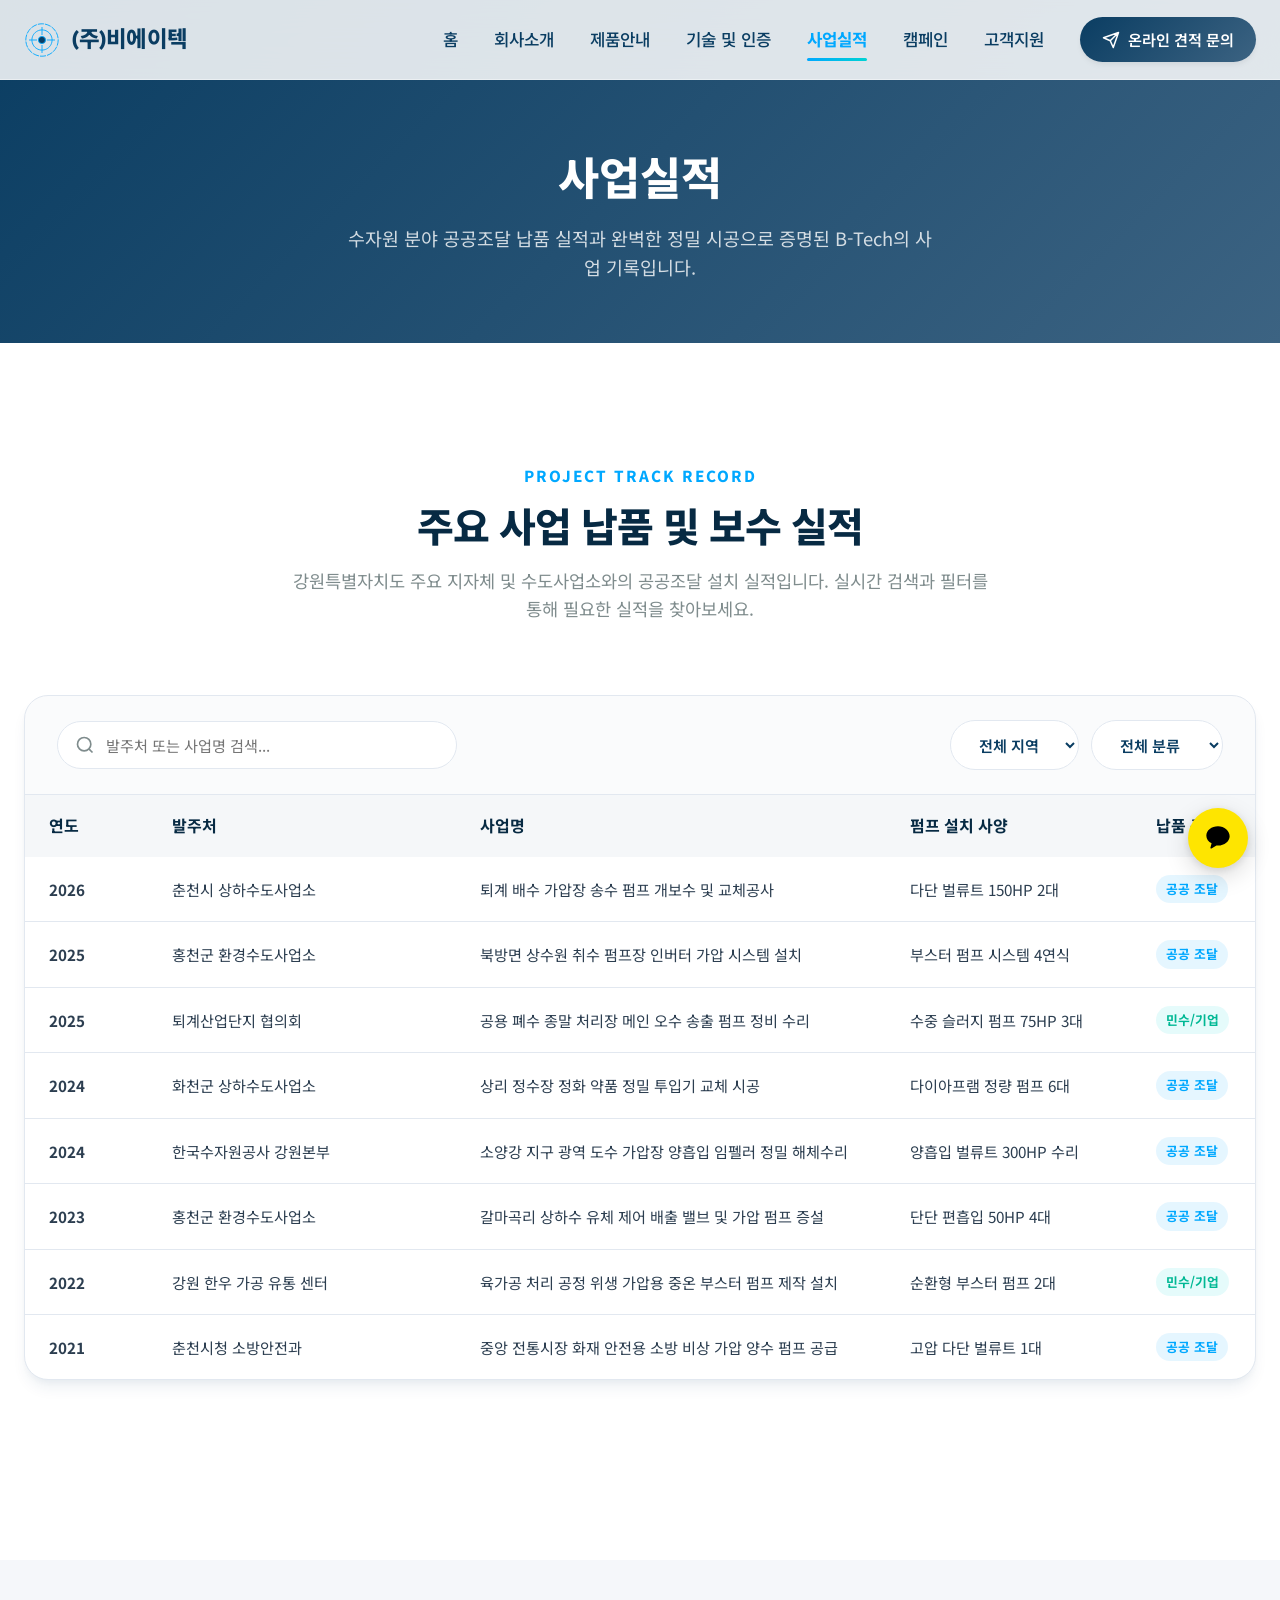
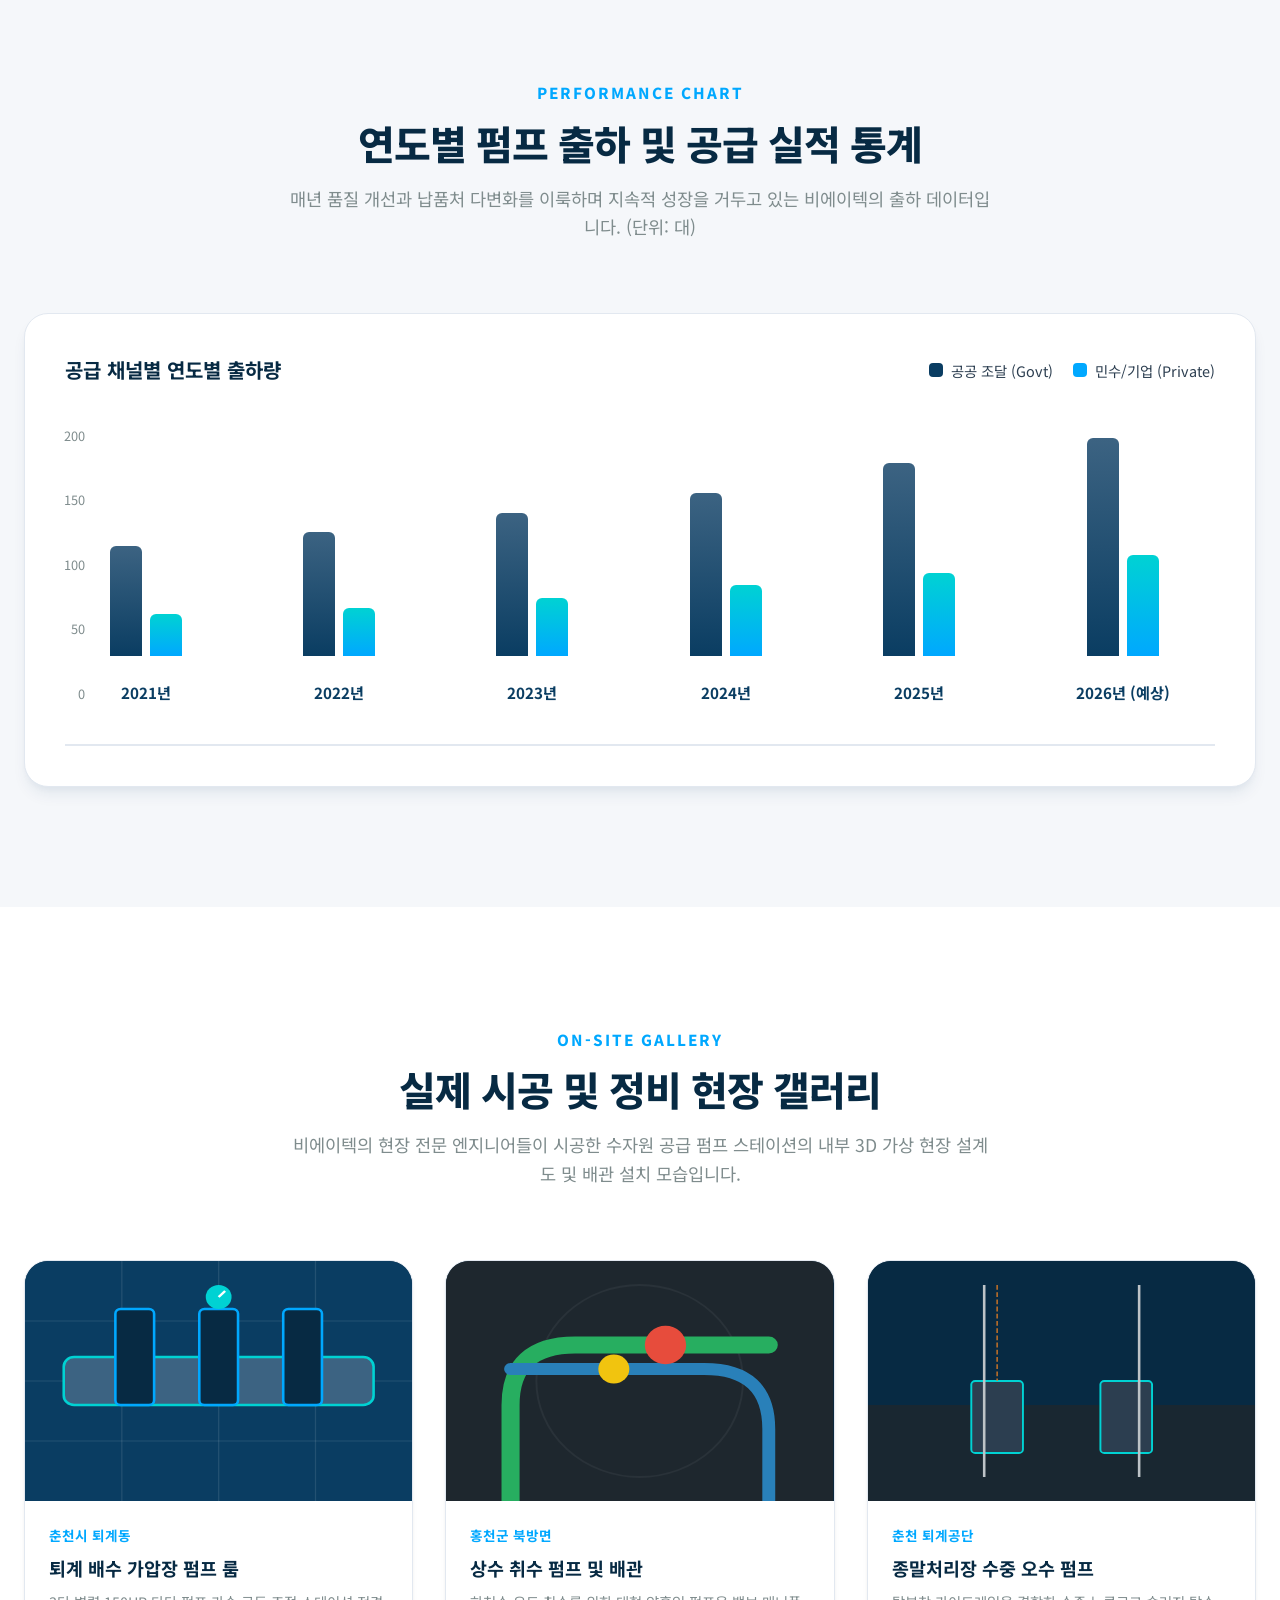
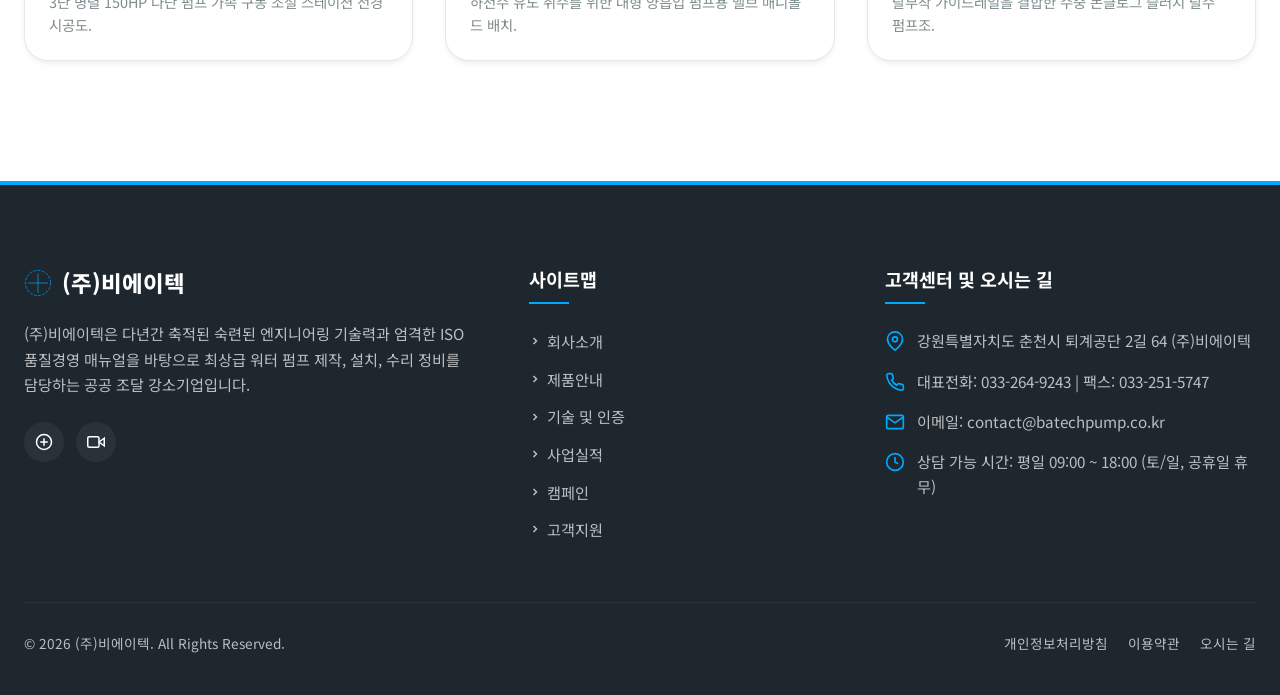
<file: performance.html>
﻿<!DOCTYPE html>
<html lang="ko">
<head>
  <meta charset="UTF-8">
  <meta name="viewport" content="width=device-width, initial-scale=1.0">
  <meta name="description" content="(주)비에이텍의 춘천시, 홍천군 등 강원권 지자체 상수도 대형 가압장 및 하수처리장 펌프 설치/수리 실적 데이터와 현장 시공 갤러리를 확인하세요.">
  <title>사업실적 - (주)비에이텍</title>
  <link rel="stylesheet" href="style.css">
  <script src="script.js" defer></script>
</head>
<body>

  <!-- --- Header / Navigation --- -->
  <header class="header" id="main-header">
    <div class="nav-container">
      <a href="index.html" class="logo" id="header-logo">
        <svg viewBox="0 0 100 100" aria-hidden="true">
          <circle cx="50" cy="50" r="45" stroke-dasharray="15 5" />
          <circle cx="50" cy="50" r="28" stroke-dasharray="5 2" />
          <path d="M50,15 L50,35 M50,65 L50,85 M15,50 L35,50 M65,50 L85,50" />
          <circle cx="50" cy="50" r="10" fill="currentColor" />
        </svg>
        <span>(주)비에이텍</span>
      </a>
      
      <nav class="nav-menu" id="header-nav-menu">
        <div class="nav-item"><a href="index.html" class="nav-link" id="nav-home">홈</a></div>
        <div class="nav-item"><a href="company.html" class="nav-link" id="nav-company">회사소개</a></div>
        <div class="nav-item"><a href="products.html" class="nav-link" id="nav-products">제품안내</a></div>
        <div class="nav-item"><a href="technology.html" class="nav-link" id="nav-tech">기술 및 인증</a></div>
        <div class="nav-item active"><a href="performance.html" class="nav-link" id="nav-perf">사업실적</a></div>
        <div class="nav-item"><a href="campaign.html" class="nav-link" id="nav-campaign">캠페인</a></div>
        <div class="nav-item"><a href="support.html" class="nav-link" id="nav-support">고객지원</a></div>
        <a href="support.html#inquiry-form-section" class="nav-cta" id="nav-cta-btn">
          <svg viewBox="0 0 24 24" width="18" height="18" fill="none" stroke="currentColor" stroke-width="2" stroke-linecap="round" stroke-linejoin="round"><path d="M22 2L11 13M22 2l-7 20-4-9-9-4 20-7z"/></svg>
          온라인 견적 문의
        </a>
      </nav>

      <button class="menu-toggle" aria-label="메뉴 열기/닫기" id="hamburger-menu">
        <span></span>
        <span></span>
        <span></span>
      </button>
    </div>
  </header>

  <!-- --- Page Cover --- -->
  <section class="section" style="padding: 140px 0 60px; background: linear-gradient(135deg, var(--primary-color) 0%, var(--primary-light) 100%); color: var(--text-light); text-align: center;">
    <div class="container">
      <h1 style="font-size: 2.8rem; font-weight: 800; margin-bottom: 12px;">사업실적</h1>
      <p style="color: rgba(255, 255, 255, 0.8); font-size: 1.15rem; max-width: 600px; margin: 0 auto;">수자원 분야 공공조달 납품 실적과 완벽한 정밀 시공으로 증명된 B-Tech의 사업 기록입니다.</p>
    </div>
  </section>

  <!-- --- Major Performance List & Search --- -->
  <section class="section section-white" id="perf-list-section">
    <div class="container">
      <div class="section-header">
        <span class="section-subtitle">Project Track Record</span>
        <h2 class="section-title" id="perf-title">주요 사업 납품 및 보수 실적</h2>
        <p class="section-desc">강원특별자치도 주요 지자체 및 수도사업소와의 공공조달 설치 실적입니다. 실시간 검색과 필터를 통해 필요한 실적을 찾아보세요.</p>
      </div>

      <!-- Table Search and Control Panel -->
      <div class="perf-table-box" id="perf-records-container">
        <div class="perf-controls">
          <div class="perf-search">
            <input type="text" id="perf-search-input" placeholder="발주처 또는 사업명 검색...">
            <svg viewBox="0 0 24 24"><circle cx="11" cy="11" r="8"/><line x1="21" y1="21" x2="16.65" y2="16.65"/></svg>
          </div>
          
          <div class="perf-filters">
            <select class="perf-filter-select" id="filter-region" aria-label="지역별 필터">
              <option value="all">전체 지역</option>
              <option value="chuncheon">춘천시</option>
              <option value="hongcheon">홍천군</option>
              <option value="hwacheon">화천군</option>
              <option value="other">기타</option>
            </select>
            
            <select class="perf-filter-select" id="filter-category" aria-label="분류별 필터">
              <option value="all">전체 분류</option>
              <option value="govt">공공 조달</option>
              <option value="corp">민수/기업</option>
            </select>
          </div>
        </div>

        <table class="table-perf" id="performance-table" summary="연도, 발주처, 사업명, 규격/수량, 납품 구분 등 사업 실적 목록">
          <thead>
            <tr>
              <th scope="col" style="width: 10%;">연도</th>
              <th scope="col" style="width: 25%;">발주처</th>
              <th scope="col" style="width: 35%;">사업명</th>
              <th scope="col" style="width: 20%;">펌프 설치 사양</th>
              <th scope="col" style="width: 10%;">납품 구분</th>
            </tr>
          </thead>
          <tbody>
            <tr data-region="chuncheon" data-category="govt">
              <td><strong>2026</strong></td>
              <td>춘천시 상하수도사업소</td>
              <td>퇴계 배수 가압장 송수 펌프 개보수 및 교체공사</td>
              <td>다단 벌류트 150HP 2대</td>
              <td><span class="perf-badge govt">공공 조달</span></td>
            </tr>
            <tr data-region="hongcheon" data-category="govt">
              <td><strong>2025</strong></td>
              <td>홍천군 환경수도사업소</td>
              <td>북방면 상수원 취수 펌프장 인버터 가압 시스템 설치</td>
              <td>부스터 펌프 시스템 4연식</td>
              <td><span class="perf-badge govt">공공 조달</span></td>
            </tr>
            <tr data-region="chuncheon" data-category="corp">
              <td><strong>2025</strong></td>
              <td>퇴계산업단지 협의회</td>
              <td>공용 폐수 종말 처리장 메인 오수 송출 펌프 정비 수리</td>
              <td>수중 슬러지 펌프 75HP 3대</td>
              <td><span class="perf-badge corp">민수/기업</span></td>
            </tr>
            <tr data-region="hwacheon" data-category="govt">
              <td><strong>2024</strong></td>
              <td>화천군 상하수도사업소</td>
              <td>상리 정수장 정화 약품 정밀 투입기 교체 시공</td>
              <td>다이아프램 정량 펌프 6대</td>
              <td><span class="perf-badge govt">공공 조달</span></td>
            </tr>
            <tr data-region="chuncheon" data-category="govt">
              <td><strong>2024</strong></td>
              <td>한국수자원공사 강원본부</td>
              <td>소양강 지구 광역 도수 가압장 양흡입 임펠러 정밀 해체수리</td>
              <td>양흡입 벌류트 300HP 수리</td>
              <td><span class="perf-badge govt">공공 조달</span></td>
            </tr>
            <tr data-region="hongcheon" data-category="govt">
              <td><strong>2023</strong></td>
              <td>홍천군 환경수도사업소</td>
              <td>갈마곡리 상하수 유체 제어 배출 밸브 및 가압 펌프 증설</td>
              <td>단단 편흡입 50HP 4대</td>
              <td><span class="perf-badge govt">공공 조달</span></td>
            </tr>
            <tr data-region="other" data-category="corp">
              <td><strong>2022</strong></td>
              <td>강원 한우 가공 유통 센터</td>
              <td>육가공 처리 공정 위생 가압용 중온 부스터 펌프 제작 설치</td>
              <td>순환형 부스터 펌프 2대</td>
              <td><span class="perf-badge corp">민수/기업</span></td>
            </tr>
            <tr data-region="chuncheon" data-category="govt">
              <td><strong>2021</strong></td>
              <td>춘천시청 소방안전과</td>
              <td>중앙 전통시장 화재 안전용 소방 비상 가압 양수 펌프 공급</td>
              <td>고압 다단 벌류트 1대</td>
              <td><span class="perf-badge govt">공공 조달</span></td>
            </tr>
          </tbody>
        </table>
      </div>
    </div>
  </section>

  <!-- --- Data Visualization Section --- -->
  <section class="section section-light" id="visualization-section">
    <div class="container">
      <div class="section-header">
        <span class="section-subtitle">Performance Chart</span>
        <h2 class="section-title" id="chart-title">연도별 펌프 출하 및 공급 실적 통계</h2>
        <p class="section-desc">매년 품질 개선과 납품처 다변화를 이룩하며 지속적 성장을 거두고 있는 비에이텍의 출하 데이터입니다. (단위: 대)</p>
      </div>

      <!-- CSS/SVG Double Bar Column Chart -->
      <div class="chart-box" id="delivery-stats-chart">
        <div class="chart-header">
          <h3 style="font-size: 1.25rem; font-weight: 700; color: var(--primary-dark);">공급 채널별 연도별 출하량</h3>
          <div class="chart-legend">
            <div class="legend-item"><span class="legend-color legend-primary"></span>공공 조달 (Govt)</div>
            <div class="legend-item"><span class="legend-color legend-accent"></span>민수/기업 (Private)</div>
          </div>
        </div>

        <div class="chart-container" id="bar-chart-body">
          <div class="chart-axis-y">
            <span>200</span>
            <span>150</span>
            <span>100</span>
            <span>50</span>
            <span>0</span>
          </div>
          
          <!-- 2021 -->
          <div class="chart-bar-col">
            <div class="chart-bar-group">
              <div class="chart-bar main" style="height: 48%;" data-value="96"></div>
              <div class="chart-bar accent" style="height: 18%;" data-value="36"></div>
            </div>
            <div class="chart-label-x">2021년</div>
          </div>

          <!-- 2022 -->
          <div class="chart-bar-col">
            <div class="chart-bar-group">
              <div class="chart-bar main" style="height: 54%;" data-value="108"></div>
              <div class="chart-bar accent" style="height: 21%;" data-value="42"></div>
            </div>
            <div class="chart-label-x">2022년</div>
          </div>

          <!-- 2023 -->
          <div class="chart-bar-col">
            <div class="chart-bar-group">
              <div class="chart-bar main" style="height: 62%;" data-value="124"></div>
              <div class="chart-bar accent" style="height: 25%;" data-value="50"></div>
            </div>
            <div class="chart-label-x">2023년</div>
          </div>

          <!-- 2024 -->
          <div class="chart-bar-col">
            <div class="chart-bar-group">
              <div class="chart-bar main" style="height: 71%;" data-value="142"></div>
              <div class="chart-bar accent" style="height: 31%;" data-value="62"></div>
            </div>
            <div class="chart-label-x">2024년</div>
          </div>

          <!-- 2025 -->
          <div class="chart-bar-col">
            <div class="chart-bar-group">
              <div class="chart-bar main" style="height: 84%;" data-value="168"></div>
              <div class="chart-bar accent" style="height: 36%;" data-value="72"></div>
            </div>
            <div class="chart-label-x">2025년</div>
          </div>

          <!-- 2026 (Projected/Current) -->
          <div class="chart-bar-col">
            <div class="chart-bar-group">
              <div class="chart-bar main" style="height: 95%;" data-value="190"></div>
              <div class="chart-bar accent" style="height: 44%;" data-value="88"></div>
            </div>
            <div class="chart-label-x">2026년 (예상)</div>
          </div>
        </div>
      </div>
    </div>
  </section>

  <!-- --- On-Site Installation Gallery Section --- -->
  <section class="section section-white" id="gallery-section">
    <div class="container">
      <div class="section-header">
        <span class="section-subtitle">On-Site Gallery</span>
        <h2 class="section-title" id="gallery-title">실제 시공 및 정비 현장 갤러리</h2>
        <p class="section-desc">비에이텍의 현장 전문 엔지니어들이 시공한 수자원 공급 펌프 스테이션의 내부 3D 가상 현장 설계도 및 배관 설치 모습입니다.</p>
      </div>

      <div class="gallery-grid" id="showroom-gallery-grid">
        <!-- Site 1 -->
        <div class="gallery-card" id="gallery-site1">
          <div class="gallery-img-box">
            <!-- SVG Drawing of Piping Network / Pump Room -->
            <svg class="gallery-svg" viewBox="0 0 300 200" preserveAspectRatio="none" aria-label="상수도 가압장 펌프 공급 라인">
              <rect width="300" height="200" fill="#0A3D62" />
              <!-- Technical structural grid overlay -->
              <g stroke="rgba(255, 255, 255, 0.1)" stroke-width="1">
                <line x1="0" y1="50" x2="300" y2="50" />
                <line x1="0" y1="100" x2="300" y2="100" />
                <line x1="0" y1="150" x2="300" y2="150" />
                <line x1="75" y1="0" x2="75" y2="200" />
                <line x1="150" y1="0" x2="150" y2="200" />
                <line x1="225" y1="0" x2="225" y2="200" />
              </g>
              <!-- Multi-pump manifolds -->
              <rect x="30" y="80" width="240" height="40" rx="8" fill="#3C6382" stroke="#00D2D3" stroke-width="2" />
              <!-- Pump connections -->
              <rect x="70" y="40" width="30" height="80" rx="4" fill="#072A43" stroke="#00A8FF" stroke-width="2" />
              <rect x="135" y="40" width="30" height="80" rx="4" fill="#072A43" stroke="#00A8FF" stroke-width="2" />
              <rect x="200" y="40" width="30" height="80" rx="4" fill="#072A43" stroke="#00A8FF" stroke-width="2" />
              <!-- Pressure Gauges -->
              <circle cx="150" cy="30" r="10" fill="#00D2D3" />
              <line x1="150" y1="30" x2="155" y2="25" stroke="#ffffff" stroke-width="2" />
            </svg>
          </div>
          <div class="gallery-info">
            <div class="gallery-location">춘천시 퇴계동</div>
            <h4 class="gallery-title">퇴계 배수 가압장 펌프 룸</h4>
            <p class="gallery-desc">3단 병렬 150HP 다단 펌프 가속 구동 조절 스테이션 전경 시공도.</p>
          </div>
        </div>

        <!-- Site 2 -->
        <div class="gallery-card" id="gallery-site2">
          <div class="gallery-img-box">
            <!-- SVG Drawing of Waterworks piping layout -->
            <svg class="gallery-svg" viewBox="0 0 300 200" preserveAspectRatio="none" aria-label="취수장 취수 매니폴드 및 유량 밸브 시스템">
              <rect width="300" height="200" fill="#1E272E" />
              <!-- Tech grids -->
              <circle cx="150" cy="100" r="80" fill="none" stroke="rgba(255, 255, 255, 0.05)" stroke-width="1.5" />
              <!-- Pipes crossing -->
              <path d="M50,200 L50,120 Q50,70 100,70 L250,70" fill="none" stroke="#27ae60" stroke-width="14" stroke-linecap="round" />
              <path d="M250,200 L250,140 Q250,90 200,90 L50,90" fill="none" stroke="#2980b9" stroke-width="10" stroke-linecap="round" />
              <!-- Valves and Handwheels -->
              <circle cx="170" cy="70" r="16" fill="#e74c3c" />
              <circle cx="130" cy="90" r="12" fill="#f1c40f" />
            </svg>
          </div>
          <div class="gallery-info">
            <div class="gallery-location">홍천군 북방면</div>
            <h4 class="gallery-title">상수 취수 펌프 및 배관</h4>
            <p class="gallery-desc">하천수 유도 취수를 위한 대형 양흡입 펌프용 밸브 매니폴드 배치.</p>
          </div>
        </div>

        <!-- Site 3 -->
        <div class="gallery-card" id="gallery-site3">
          <div class="gallery-img-box">
            <!-- SVG Drawing of Wastewater treatment tank connection -->
            <svg class="gallery-svg" viewBox="0 0 300 200" preserveAspectRatio="none" aria-label="폐수종말처리장 오수 슬러지 펌핑 피트">
              <rect width="300" height="200" fill="#072A43" />
              <!-- Liquid representation -->
              <rect x="0" y="120" width="300" height="80" fill="#1E272E" opacity="0.8" />
              <!-- Submerged Pump models -->
              <rect x="80" y="100" width="40" height="60" rx="3" fill="#2C3E50" stroke="#00D2D3" stroke-width="1.5" />
              <rect x="180" y="100" width="40" height="60" rx="3" fill="#2C3E50" stroke="#00D2D3" stroke-width="1.5" />
              <!-- Guide rails -->
              <line x1="90" y1="20" x2="90" y2="180" stroke="#bdc3c7" stroke-width="2" />
              <line x1="210" y1="20" x2="210" y2="180" stroke="#bdc3c7" stroke-width="2" />
              <!-- Lifting chains -->
              <line x1="100" y1="20" x2="100" y2="100" stroke="#e67e22" stroke-width="1" stroke-dasharray="4 2" />
            </svg>
          </div>
          <div class="gallery-info">
            <div class="gallery-location">춘천 퇴계공단</div>
            <h4 class="gallery-title">종말처리장 수중 오수 펌프</h4>
            <p class="gallery-desc">탈부착 가이드레일을 결합한 수중 논클로그 슬러지 탈수 펌프조.</p>
          </div>
        </div>
      </div>
    </div>
  </section>

  <!-- --- Footer --- -->
  <footer class="footer" id="main-footer">
    <div class="container">
      <div class="footer-grid">
        <!-- Col 1: About B-Tech -->
        <div class="footer-info-col" id="footer-about">
          <h3>
            <svg viewBox="0 0 100 100">
              <circle cx="50" cy="50" r="45" stroke-dasharray="10 5" />
              <path d="M50,15 L50,85 M15,50 L85,50" />
            </svg>
            (주)비에이텍
          </h3>
          <p>
            (주)비에이텍은 다년간 축적된 숙련된 엔지니어링 기술력과 엄격한 ISO 품질경영 매뉴얼을 바탕으로 최상급 워터 펌프 제작, 설치, 수리 정비를 담당하는 공공 조달 강소기업입니다.
          </p>
          <div class="footer-socials" id="footer-social-links">
            <a href="#" class="footer-social-btn" aria-label="블로그"><svg viewBox="0 0 24 24"><path d="M2 12a10 10 0 1 1 10 10A10 10 0 0 1 2 12zm10-5v10m-5-5h10"/></svg></a>
            <a href="#" class="footer-social-btn" aria-label="유튜브"><svg viewBox="0 0 24 24"><polygon points="23 7 16 12 23 17 23 7"/><rect x="1" y="5" width="15" height="14" rx="2" ry="2"/></svg></a>
          </div>
        </div>

        <!-- Col 2: Navigation Links -->
        <div class="footer-links-col" id="footer-sitemap">
          <h4>사이트맵</h4>
          <ul class="footer-links-list">
            <li><a href="company.html"><svg viewBox="0 0 24 24" width="12" height="12" fill="none" stroke="currentColor" stroke-width="3"><polyline points="9 18 15 12 9 6"/></svg>회사소개</a></li>
            <li><a href="products.html"><svg viewBox="0 0 24 24" width="12" height="12" fill="none" stroke="currentColor" stroke-width="3"><polyline points="9 18 15 12 9 6"/></svg>제품안내</a></li>
            <li><a href="technology.html"><svg viewBox="0 0 24 24" width="12" height="12" fill="none" stroke="currentColor" stroke-width="3"><polyline points="9 18 15 12 9 6"/></svg>기술 및 인증</a></li>
            <li><a href="performance.html"><svg viewBox="0 0 24 24" width="12" height="12" fill="none" stroke="currentColor" stroke-width="3"><polyline points="9 18 15 12 9 6"/></svg>사업실적</a></li>
            <li><a href="campaign.html"><svg viewBox="0 0 24 24" width="12" height="12" fill="none" stroke="currentColor" stroke-width="3"><polyline points="9 18 15 12 9 6"/></svg>캠페인</a></li>
            <li><a href="support.html"><svg viewBox="0 0 24 24" width="12" height="12" fill="none" stroke="currentColor" stroke-width="3"><polyline points="9 18 15 12 9 6"/></svg>고객지원</a></li>
          </ul>
        </div>

        <!-- Col 3: Contact Info -->
        <div class="footer-contact-col" id="footer-contact-details">
          <h4>고객센터 및 오시는 길</h4>
          <div class="footer-contact-details">
            <div class="footer-contact-item">
              <svg viewBox="0 0 24 24"><path d="M21 10c0 7-9 13-9 13s-9-6-9-13a9 9 0 0 1 18 0z"/><circle cx="12" cy="10" r="3"/></svg>
              <span>강원특별자치도 춘천시 퇴계공단 2길 64 (주)비에이텍</span>
            </div>
            <div class="footer-contact-item">
              <svg viewBox="0 0 24 24"><path d="M22 16.92v3a2 2 0 0 1-2.18 2 19.79 19.79 0 0 1-8.63-3.07 19.5 19.5 0 0 1-6-6 19.79 19.79 0 0 1-3.07-8.67A2 2 0 0 1 4.11 2h3a2 2 0 0 1 2 1.72 12.84 12.84 0 0 0 .7 2.81 2 2 0 0 1-.45 2.11L8.09 9.91a16 16 0 0 0 6 6l1.27-1.27a2 2 0 0 1 2.11-.45 12.84 12.84 0 0 0 2.81.7A2 2 0 0 1 22 16.92z"/></svg>
              <span>대표전화: 033-264-9243 | 팩스: 033-251-5747</span>
            </div>
            <div class="footer-contact-item">
              <svg viewBox="0 0 24 24"><path d="M4 4h16c1.1 0 2 .9 2 2v12c0 1.1-.9 2-2 2H4c-1.1 0-2-.9-2-2V6c0-1.1.9-2 2-2z"/><polyline points="22,6 12,13 2,6"/></svg>
              <span>이메일: contact@batechpump.co.kr</span>
            </div>
            <div class="footer-contact-item">
              <svg viewBox="0 0 24 24"><circle cx="12" cy="12" r="10"/><polyline points="12 6 12 12 16 14"/></svg>
              <span>상담 가능 시간: 평일 09:00 ~ 18:00 (토/일, 공휴일 휴무)</span>
            </div>
          </div>
        </div>
      </div>

      <div class="footer-bottom" id="footer-base">
        <div>&copy; 2026 (주)비에이텍. All Rights Reserved.</div>
        <div class="footer-bottom-links">
          <a href="#">개인정보처리방침</a>
          <a href="#">이용약관</a>
          <a href="company.html#location-section">오시는 길</a>
        </div>
      </div>
    </div>
  </footer>

</body>
</html>
</file>
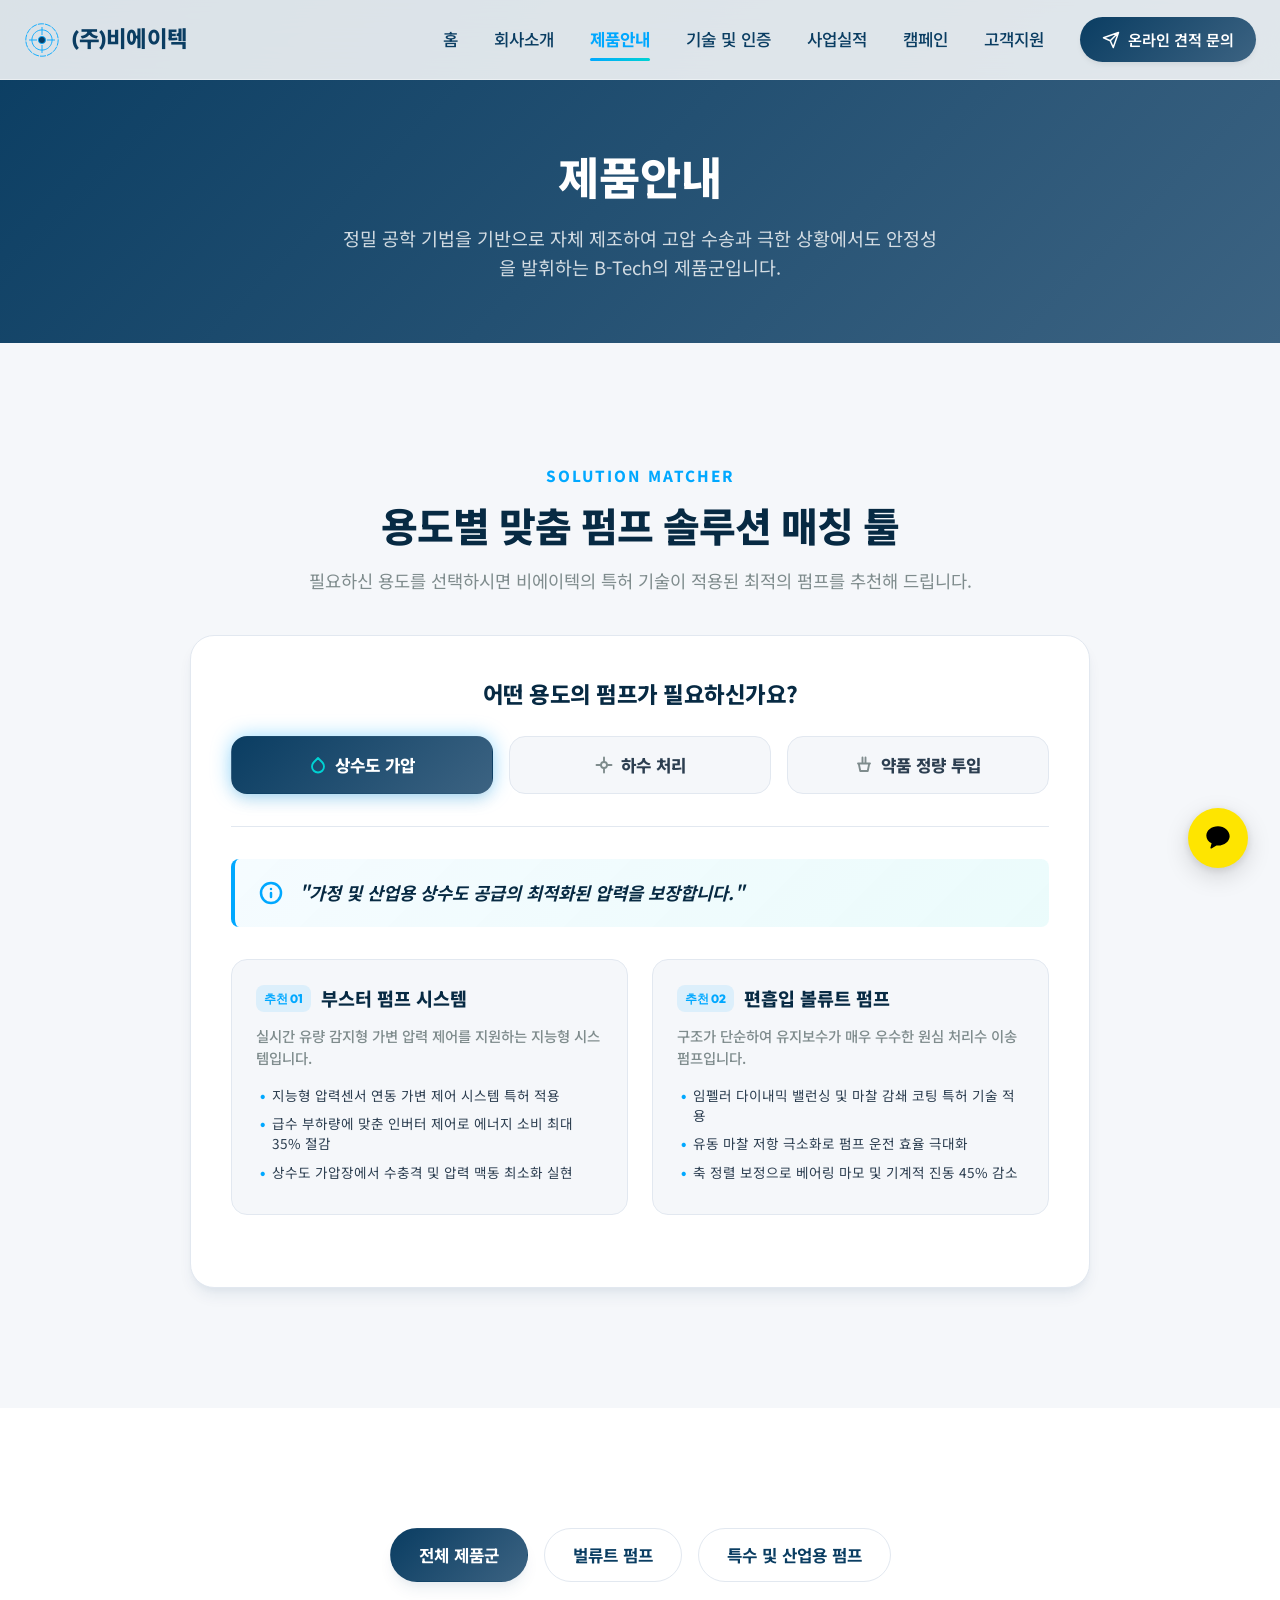
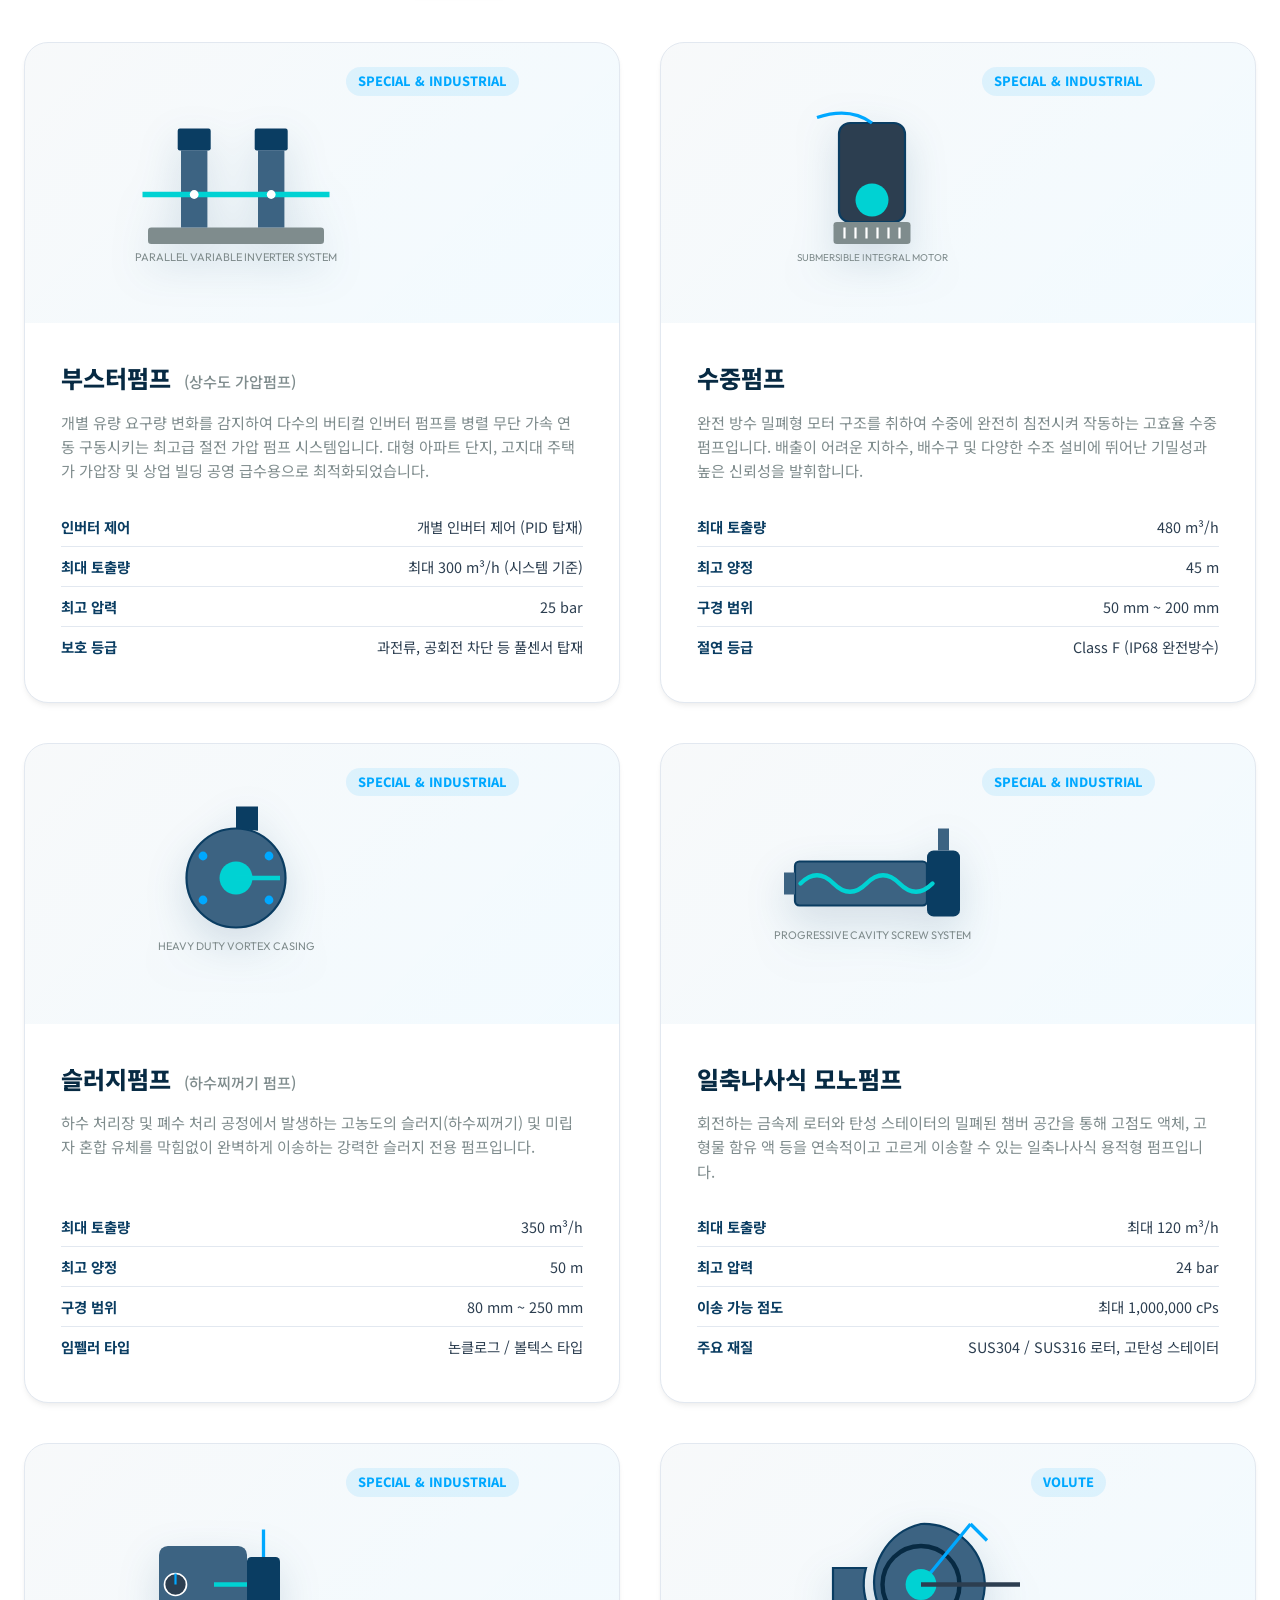
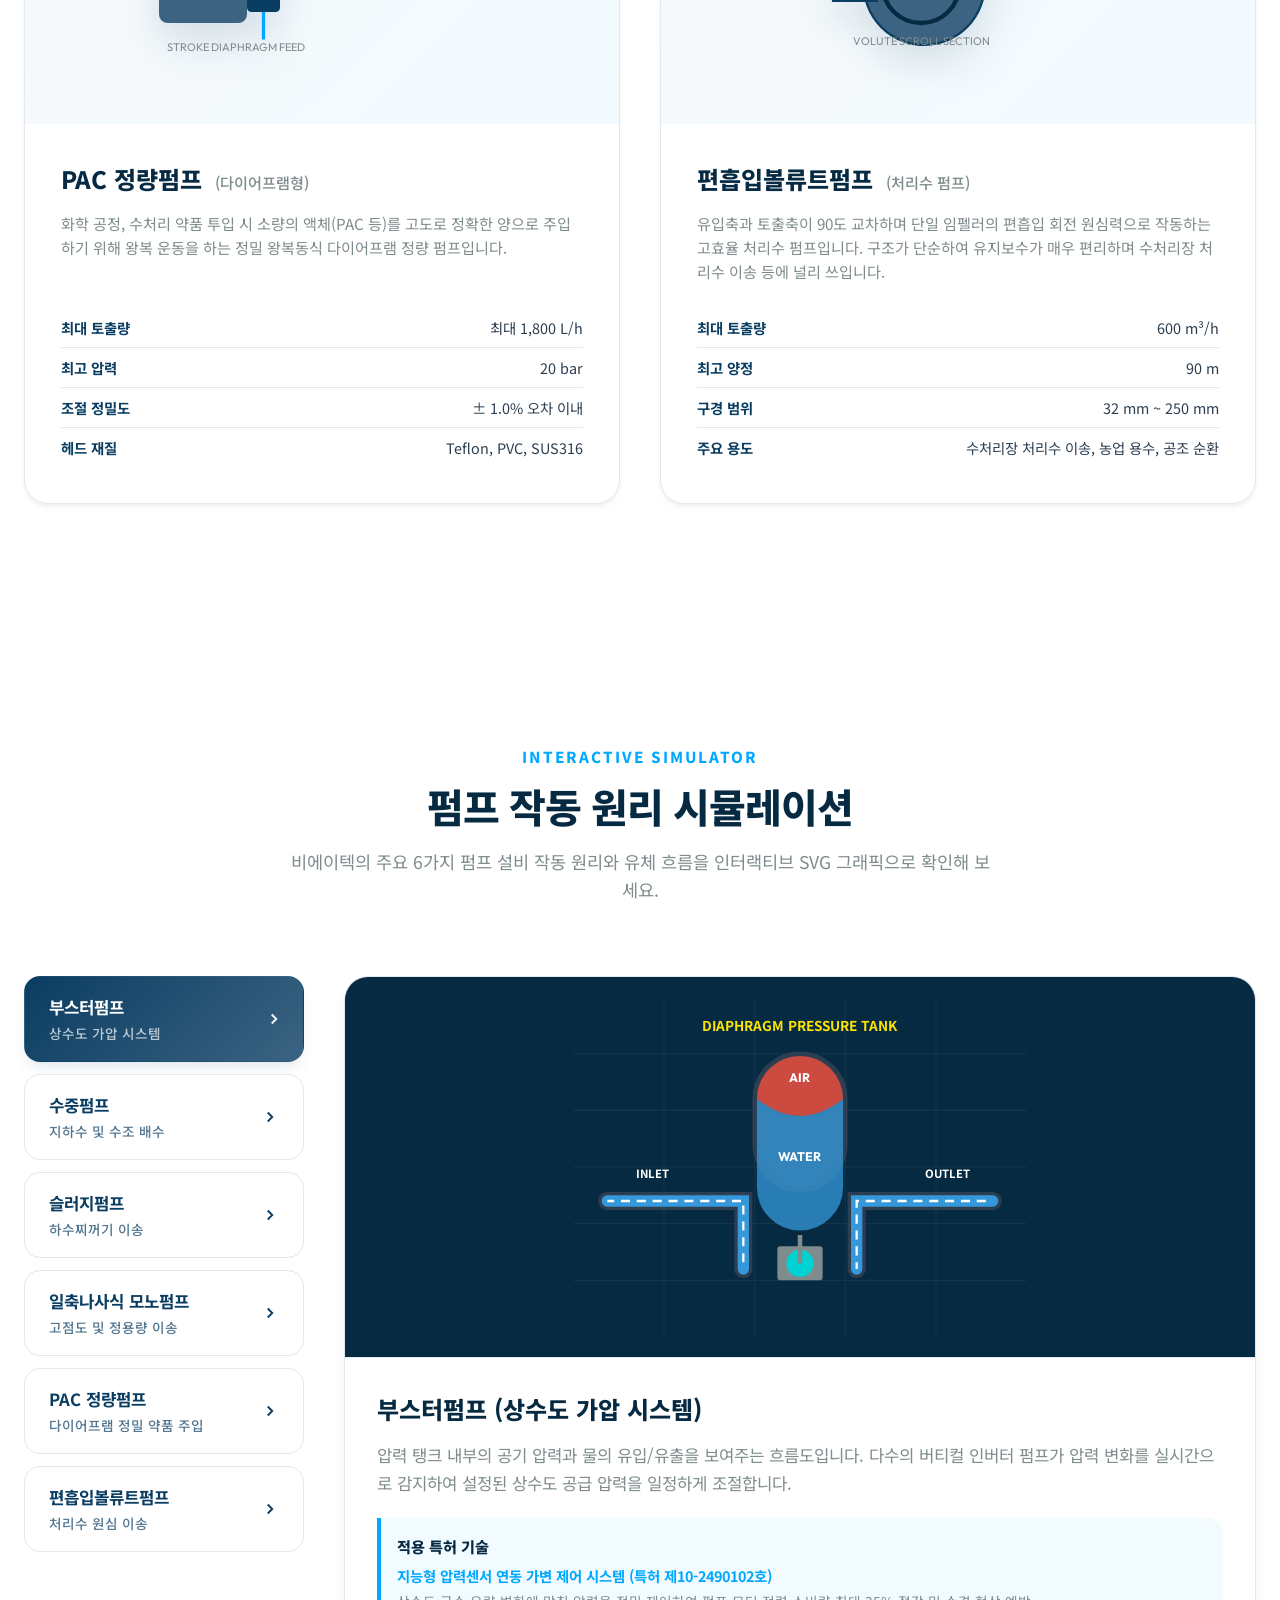
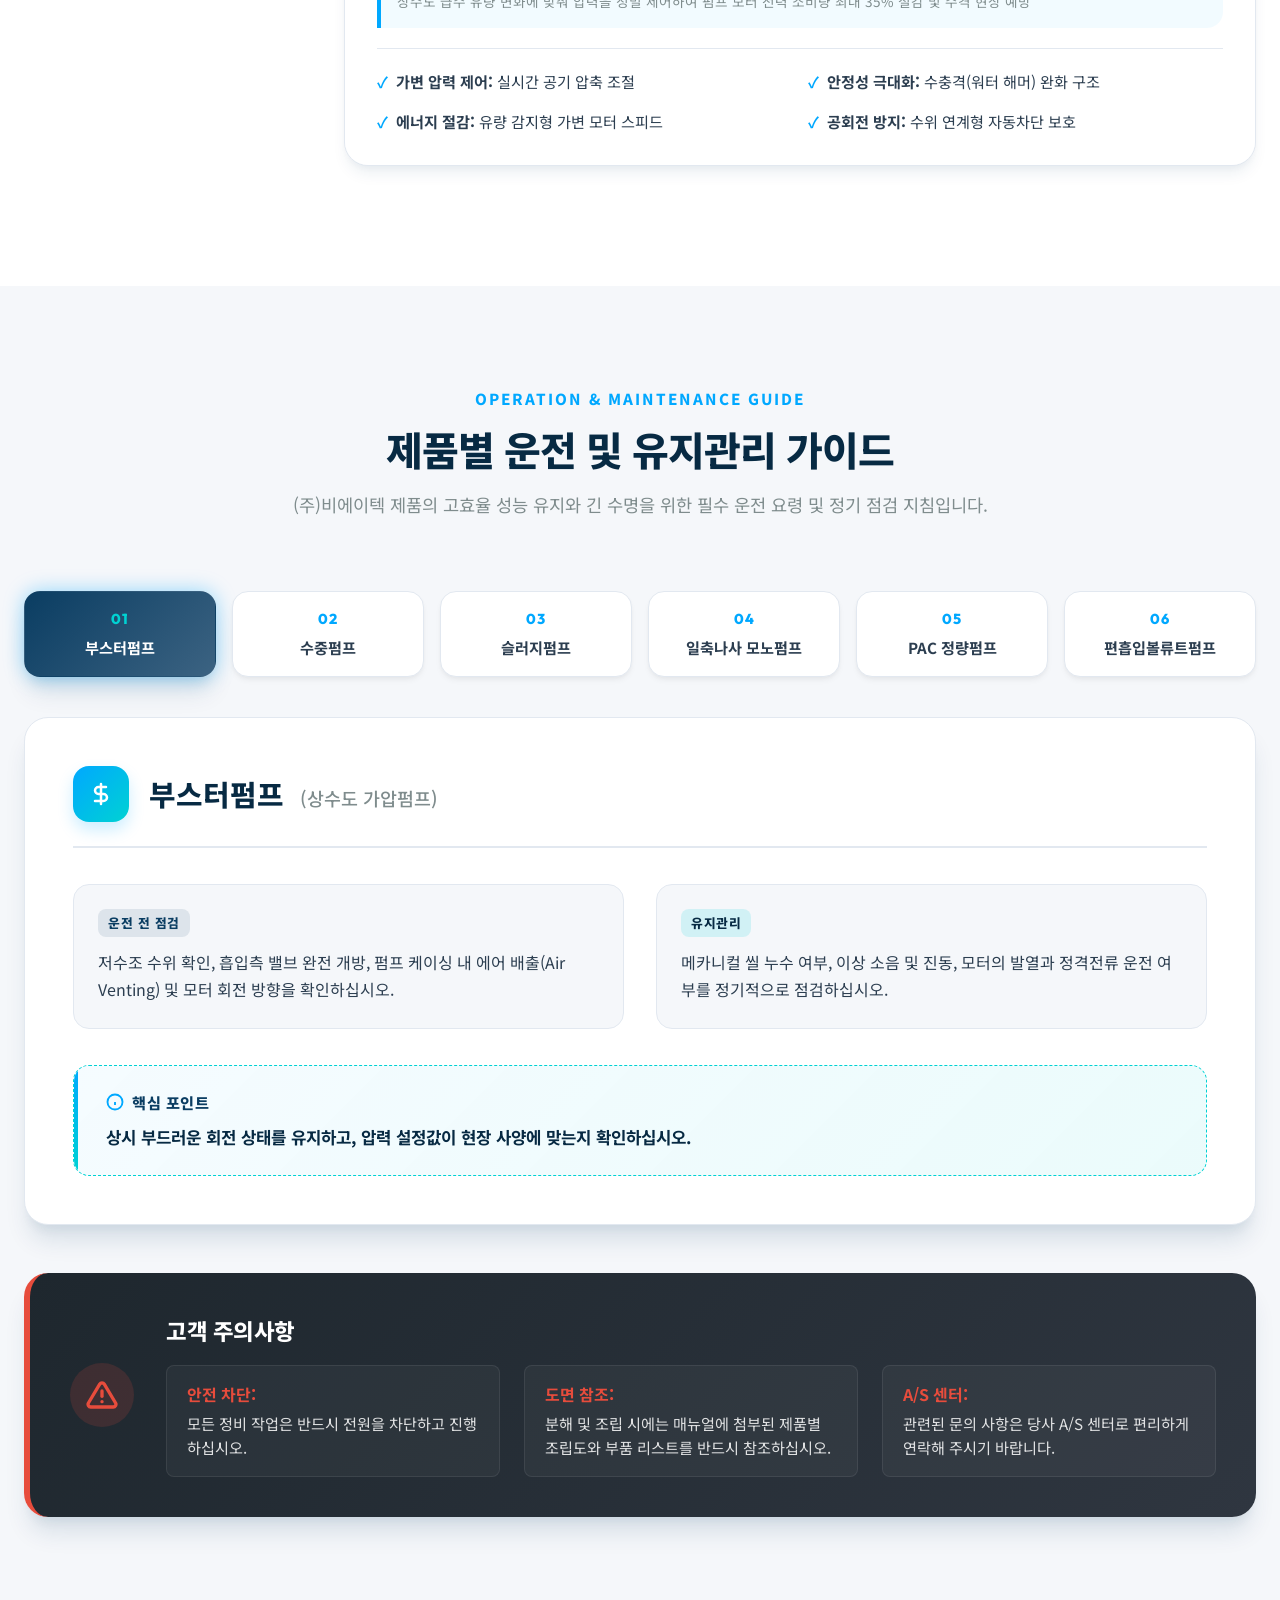
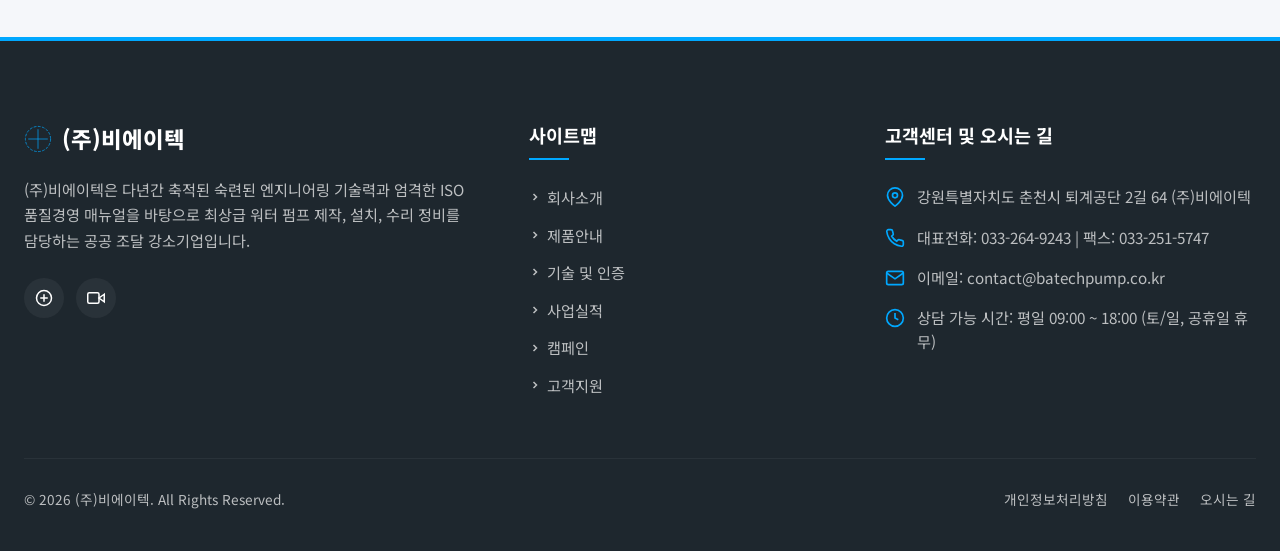
<file: products.html>
<!DOCTYPE html>
<html lang="ko">
<head>
  <meta charset="UTF-8">
  <meta name="viewport" content="width=device-width, initial-scale=1.0">
  <meta name="description" content="(주)비에이텍의 고압 다단/단단/양흡입 벌류트 펌프 라인업과 정량, 수중, 오수/슬러지, 부스터 등 다양한 특수/산업용 펌프의 설계 도면과 기술 사양을 확인하세요.">
  <title>제품안내 - (주)비에이텍</title>
  <link rel="stylesheet" href="style.css">
  <script src="script.js" defer></script>
</head>
<body>

  <!-- --- Header / Navigation --- -->
  <header class="header" id="main-header">
    <div class="nav-container">
      <a href="index.html" class="logo" id="header-logo">
        <svg viewBox="0 0 100 100" aria-hidden="true">
          <circle cx="50" cy="50" r="45" stroke-dasharray="15 5" />
          <circle cx="50" cy="50" r="28" stroke-dasharray="5 2" />
          <path d="M50,15 L50,35 M50,65 L50,85 M15,50 L35,50 M65,50 L85,50" />
          <circle cx="50" cy="50" r="10" fill="currentColor" />
        </svg>
        <span>(주)비에이텍</span>
      </a>
      
      <nav class="nav-menu" id="header-nav-menu">
        <div class="nav-item"><a href="index.html" class="nav-link" id="nav-home">홈</a></div>
        <div class="nav-item"><a href="company.html" class="nav-link" id="nav-company">회사소개</a></div>
        <div class="nav-item active"><a href="products.html" class="nav-link" id="nav-products">제품안내</a></div>
        <div class="nav-item"><a href="technology.html" class="nav-link" id="nav-tech">기술 및 인증</a></div>
        <div class="nav-item"><a href="performance.html" class="nav-link" id="nav-perf">사업실적</a></div>
        <div class="nav-item"><a href="campaign.html" class="nav-link" id="nav-campaign">캠페인</a></div>
        <div class="nav-item"><a href="support.html" class="nav-link" id="nav-support">고객지원</a></div>
        <a href="support.html#inquiry-form-section" class="nav-cta" id="nav-cta-btn">
          <svg viewBox="0 0 24 24" width="18" height="18" fill="none" stroke="currentColor" stroke-width="2" stroke-linecap="round" stroke-linejoin="round"><path d="M22 2L11 13M22 2l-7 20-4-9-9-4 20-7z"/></svg>
          온라인 견적 문의
        </a>
      </nav>

      <button class="menu-toggle" aria-label="메뉴 열기/닫기" id="hamburger-menu">
        <span></span>
        <span></span>
        <span></span>
      </button>
    </div>
  </header>

  <!-- --- Page Cover --- -->
  <section class="section" style="padding: 140px 0 60px; background: linear-gradient(135deg, var(--primary-color) 0%, var(--primary-light) 100%); color: var(--text-light); text-align: center;">
    <div class="container">
      <h1 style="font-size: 2.8rem; font-weight: 800; margin-bottom: 12px;">제품안내</h1>
      <p style="color: rgba(255, 255, 255, 0.8); font-size: 1.15rem; max-width: 600px; margin: 0 auto;">정밀 공학 기법을 기반으로 자체 제조하여 고압 수송과 극한 상황에서도 안정성을 발휘하는 B-Tech의 제품군입니다.</p>
    </div>
  </section>

  <!-- --- Solution Matching Tool Section --- -->
  <section class="section section-light" id="solution-matcher-section">
    <div class="container">
      <div class="section-header" style="margin-bottom: 40px;">
        <span class="section-subtitle">SOLUTION MATCHER</span>
        <h2 class="section-title">용도별 맞춤 펌프 솔루션 매칭 툴</h2>
        <p class="section-desc">필요하신 용도를 선택하시면 비에이텍의 특허 기술이 적용된 최적의 펌프를 추천해 드립니다.</p>
      </div>

      <div class="matcher-container">
        <h3 class="matcher-question">어떤 용도의 펌프가 필요하신가요?</h3>
        
        <!-- Category Selector Tab Buttons -->
        <div class="matcher-tabs">
          <button class="matcher-tab-btn active" data-category="water" id="btn-match-water">
            <svg viewBox="0 0 24 24" width="18" height="18" fill="none" stroke="currentColor" stroke-width="2.5" stroke-linecap="round" stroke-linejoin="round">
              <path d="M12 2.69l5.66 5.66a8 8 0 1 1-11.31 0z"/>
            </svg>
            상수도 가압
          </button>
          <button class="matcher-tab-btn" data-category="sewage" id="btn-match-sewage">
            <svg viewBox="0 0 24 24" width="18" height="18" fill="none" stroke="currentColor" stroke-width="2.5" stroke-linecap="round" stroke-linejoin="round">
              <path d="M22 12h-6M8 12H2M12 2v6M12 16v6"/>
              <circle cx="12" cy="12" r="4"/>
            </svg>
            하수 처리
          </button>
          <button class="matcher-tab-btn" data-category="chemical" id="btn-match-chemical">
            <svg viewBox="0 0 24 24" width="18" height="18" fill="none" stroke="currentColor" stroke-width="2.5" stroke-linecap="round" stroke-linejoin="round">
              <path d="M10 2v8M14 2v8M4 10h16M19 10l-2 10H7L5 10"/>
            </svg>
            약품 정량 투입
          </button>
        </div>

        <!-- Dynamic Recommendation Result Area -->
        <div class="matcher-result-box" id="matcher-result-container">
          <div class="matcher-guide-card">
            <div class="matcher-guide-icon">
              <svg viewBox="0 0 24 24" width="24" height="24" fill="none" stroke="currentColor" stroke-width="2.5" stroke-linecap="round" stroke-linejoin="round"><circle cx="12" cy="12" r="10"/><path d="M12 16v-4M12 8h.01"/></svg>
            </div>
            <p class="matcher-guide-text" id="matcher-guide-text">"가정 및 산업용 상수도 공급의 최적화된 압력을 보장합니다."</p>
          </div>

          <div class="matched-pumps-grid" id="matched-pumps-grid">
            <!-- Pump 1: Booster Pump -->
            <a href="#prod-booster" class="matched-pump-card">
              <div class="matched-pump-header">
                <span class="pump-tag">추천 01</span>
                <h4 class="pump-name">부스터 펌프 시스템</h4>
              </div>
              <p class="pump-summary">실시간 유량 감지형 가변 압력 제어를 지원하는 지능형 시스템입니다.</p>
              <ul class="pump-bullets">
                <li>지능형 압력센서 연동 가변 제어 시스템 특허 적용</li>
                <li>급수 부하량에 맞춘 인버터 제어로 에너지 소비 최대 35% 절감</li>
                <li>상수도 가압장에서 수충격 및 압력 맥동 최소화 실현</li>
              </ul>
            </a>
            
            <!-- Pump 2: Volute Pump -->
            <a href="#prod-volute" class="matched-pump-card">
              <div class="matched-pump-header">
                <span class="pump-tag">추천 02</span>
                <h4 class="pump-name">편흡입 볼류트 펌프</h4>
              </div>
              <p class="pump-summary">구조가 단순하여 유지보수가 매우 우수한 원심 처리수 이송 펌프입니다.</p>
              <ul class="pump-bullets">
                <li>임펠러 다이내믹 밸런싱 및 마찰 감쇄 코팅 특허 기술 적용</li>
                <li>유동 마찰 저항 극소화로 펌프 운전 효율 극대화</li>
                <li>축 정렬 보정으로 베어링 마모 및 기계적 진동 45% 감소</li>
              </ul>
            </a>
          </div>
        </div>
      </div>
    </div>
  </section>

  <!-- --- Products Showroom --- -->
  <section class="section section-white" id="products-showroom">
    <div class="container">
            <!-- Category Tabs Nav -->
      <div class="products-nav" id="products-category-tabs">
        <button class="prod-tab-btn active" data-tab="all">전체 제품군</button>
        <button class="prod-tab-btn" data-tab="volute">벌류트 펌프</button>
        <button class="prod-tab-btn" data-tab="special">특수 및 산업용 펌프</button>
      </div>

      <!-- Products Grid -->
      <div class="products-grid" id="showroom-grid">
        
        <!-- Product 1: Booster Pump -->
        <div class="product-card" data-category="special" id="prod-booster">
          <div class="product-img-box">
            <!-- Technical SVG of Booster Pump System -->
            <svg class="product-svg-diag" viewBox="0 0 200 150" aria-label="부스터 펌프 기술 도면">
              <!-- Common Baseplate -->
              <rect x="20" y="115" width="160" height="15" rx="3" fill="#7F8C8D" />
              <!-- Vertical Pumps 1 & 2 -->
              <rect x="50" y="45" width="24" height="70" fill="#3C6382" />
              <rect x="120" y="45" width="24" height="70" fill="#3C6382" />
              <!-- Vertical motors on top -->
              <rect x="47" y="25" width="30" height="20" rx="2" fill="var(--primary-color)" />
              <rect x="117" y="25" width="30" height="20" rx="2" fill="var(--primary-color)" />
              <!-- Header pipes -->
              <line x1="15" y1="85" x2="185" y2="85" stroke="#00D2D3" stroke-width="5" />
              <circle cx="62" cy="85" r="4" fill="#ffffff" />
              <circle cx="132" cy="85" r="4" fill="#ffffff" />
              <text x="100" y="145" font-family="'Outfit'" font-size="10" fill="var(--text-muted)" text-anchor="middle">PARALLEL VARIABLE INVERTER SYSTEM</text>
            </svg>
            <div class="product-badge">Special & Industrial</div>
          </div>
          <div class="product-info">
            <h3 class="product-title">부스터펌프 <span class="spec-subtitle">(상수도 가압펌프)</span></h3>
            <p class="product-desc">개별 유량 요구량 변화를 감지하여 다수의 버티컬 인버터 펌프를 병렬 무단 가속 연동 구동시키는 최고급 절전 가압 펌프 시스템입니다. 대형 아파트 단지, 고지대 주택가 가압장 및 상업 빌딩 공영 급수용으로 최적화되었습니다.</p>
            <table class="product-spec-table">
              <tbody>
                <tr><th>인버터 제어</th><td>개별 인버터 제어 (PID 탑재)</td></tr>
                <tr><th>최대 토출량</th><td>최대 300 m³/h (시스템 기준)</td></tr>
                <tr><th>최고 압력</th><td>25 bar</td></tr>
                <tr><th>보호 등급</th><td>과전류, 공회전 차단 등 풀센서 탑재</td></tr>
              </tbody>
            </table>
          </div>
        </div>

        <!-- Product 2: Submersible Pump -->
        <div class="product-card" data-category="special" id="prod-submersible">
          <div class="product-img-box">
            <!-- Technical SVG Drawing of Submersible Pump -->
            <svg class="product-svg-diag" viewBox="0 0 200 150" aria-label="수중펌프 기술 도면">
              <rect x="70" y="20" width="60" height="90" rx="10" fill="#2C3E50" stroke="var(--primary-color)" stroke-width="2" />
              <!-- Bottom Strainer suction grid -->
              <rect x="65" y="110" width="70" height="20" rx="3" fill="#7F8C8D" />
              <line x1="75" y1="115" x2="75" y2="125" stroke="#ffffff" stroke-width="2" />
              <line x1="85" y1="115" x2="85" y2="125" stroke="#ffffff" stroke-width="2" />
              <line x1="95" y1="115" x2="95" y2="125" stroke="#ffffff" stroke-width="2" />
              <line x1="105" y1="115" x2="105" y2="125" stroke="#ffffff" stroke-width="2" />
              <line x1="115" y1="115" x2="115" y2="125" stroke="#ffffff" stroke-width="2" />
              <line x1="125" y1="115" x2="125" y2="125" stroke="#ffffff" stroke-width="2" />
              <!-- Power Cable -->
              <path d="M100,20 Q80,5 50,15" fill="none" stroke="var(--accent-color)" stroke-width="3" />
              <!-- Vortex Impeller -->
              <circle cx="100" cy="90" r="15" fill="#00D2D3" />
              <text x="100" y="145" font-family="'Outfit'" font-size="9" fill="var(--text-muted)" text-anchor="middle">SUBMERSIBLE INTEGRAL MOTOR</text>
            </svg>
            <div class="product-badge">Special & Industrial</div>
          </div>
          <div class="product-info">
            <h3 class="product-title">수중펌프</h3>
            <p class="product-desc">완전 방수 밀폐형 모터 구조를 취하여 수중에 완전히 침전시켜 작동하는 고효율 수중 펌프입니다. 배출이 어려운 지하수, 배수구 및 다양한 수조 설비에 뛰어난 기밀성과 높은 신뢰성을 발휘합니다.</p>
            <table class="product-spec-table">
              <tbody>
                <tr><th>최대 토출량</th><td>480 m³/h</td></tr>
                <tr><th>최고 양정</th><td>45 m</td></tr>
                <tr><th>구경 범위</th><td>50 mm ~ 200 mm</td></tr>
                <tr><th>절연 등급</th><td>Class F (IP68 완전방수)</td></tr>
              </tbody>
            </table>
          </div>
        </div>

        <!-- Product 3: Sludge Pump -->
        <div class="product-card" data-category="special" id="prod-sludge">
          <div class="product-img-box">
            <!-- Technical SVG of Sludge pump -->
            <svg class="product-svg-diag" viewBox="0 0 200 150" aria-label="슬러지 펌프 기술 도면">
              <!-- Casing Body -->
              <circle cx="100" cy="70" r="45" fill="#3C6382" stroke="var(--primary-color)" stroke-width="2" />
              <!-- Heavy Discharge Outlet -->
              <path d="M100,25 L100,5 L120,5 L120,27 Z" fill="#0A3D62" />
              <!-- Thick Casing Bolts -->
              <circle cx="70" cy="50" r="4" fill="var(--accent-color)" />
              <circle cx="130" cy="50" r="4" fill="var(--accent-color)" />
              <circle cx="70" cy="90" r="4" fill="var(--accent-color)" />
              <circle cx="130" cy="90" r="4" fill="var(--accent-color)" />
              <!-- Vortex Shaft and Hub -->
              <circle cx="100" cy="70" r="15" fill="#00D2D3" />
              <path d="M100,70 L140,70" stroke="#00D2D3" stroke-width="4" />
              <text x="100" y="135" font-family="'Outfit'" font-size="10" fill="var(--text-muted)" text-anchor="middle">HEAVY DUTY VORTEX CASING</text>
            </svg>
            <div class="product-badge">Special & Industrial</div>
          </div>
          <div class="product-info">
            <h3 class="product-title">슬러지펌프 <span class="spec-subtitle">(하수찌꺼기 펌프)</span></h3>
            <p class="product-desc">하수 처리장 및 폐수 처리 공정에서 발생하는 고농도의 슬러지(하수찌꺼기) 및 미립자 혼합 유체를 막힘없이 완벽하게 이송하는 강력한 슬러지 전용 펌프입니다.</p>
            <table class="product-spec-table">
              <tbody>
                <tr><th>최대 토출량</th><td>350 m³/h</td></tr>
                <tr><th>최고 양정</th><td>50 m</td></tr>
                <tr><th>구경 범위</th><td>80 mm ~ 250 mm</td></tr>
                <tr><th>임펠러 타입</th><td>논클로그 / 볼텍스 타입</td></tr>
              </tbody>
            </table>
          </div>
        </div>

        <!-- Product 4: Mono Pump -->
        <div class="product-card" data-category="special" id="prod-mono">
          <div class="product-img-box">
            <!-- Technical SVG of Mono Screw pump -->
            <svg class="product-svg-diag" viewBox="0 0 200 150" aria-label="일축나사식 모노펌프 기술 도면">
              <!-- Horizontal stator body -->
              <rect x="30" y="55" width="120" height="40" rx="4" fill="#3C6382" stroke="var(--primary-color)" stroke-width="2" />
              <!-- Suction housing -->
              <rect x="150" y="45" width="30" height="60" rx="6" fill="#0A3D62" />
              <!-- Spiral screw rotor in center -->
              <path d="M35,75 Q50,60 65,75 T95,75 T125,75 T155,75" fill="none" stroke="#00D2D3" stroke-width="4" stroke-linecap="round" />
              <!-- Suction Flange -->
              <rect x="160" y="25" width="10" height="20" fill="var(--primary-light)" />
              <!-- Discharge Flange -->
              <rect x="20" y="65" width="10" height="20" fill="var(--primary-light)" />
              <text x="100" y="125" font-family="'Outfit'" font-size="10" fill="var(--text-muted)" text-anchor="middle">PROGRESSIVE CAVITY SCREW SYSTEM</text>
            </svg>
            <div class="product-badge">Special & Industrial</div>
          </div>
          <div class="product-info">
            <h3 class="product-title">일축나사식 모노펌프</h3>
            <p class="product-desc">회전하는 금속제 로터와 탄성 스테이터의 밀폐된 챔버 공간을 통해 고점도 액체, 고형물 함유 액 등을 연속적이고 고르게 이송할 수 있는 일축나사식 용적형 펌프입니다.</p>
            <table class="product-spec-table">
              <tbody>
                <tr><th>최대 토출량</th><td>최대 120 m³/h</td></tr>
                <tr><th>최고 압력</th><td>24 bar</td></tr>
                <tr><th>이송 가능 점도</th><td>최대 1,000,000 cPs</td></tr>
                <tr><th>주요 재질</th><td>SUS304 / SUS316 로터, 고탄성 스테이터</td></tr>
              </tbody>
            </table>
          </div>
        </div>

        <!-- Product 5: Dosing Pump -->
        <div class="product-card" data-category="special" id="prod-dosing">
          <div class="product-img-box">
            <!-- Technical SVG of Dosing pump -->
            <svg class="product-svg-diag" viewBox="0 0 200 150" aria-label="정량 펌프 기술 도면">
              <rect x="30" y="40" width="80" height="70" rx="8" fill="#3C6382" />
              <!-- Piston diaphragm head -->
              <rect x="110" y="50" width="30" height="50" rx="4" fill="var(--primary-color)" />
              <line x1="110" y1="75" x2="80" y2="75" stroke="#00D2D3" stroke-width="4" />
              <!-- Valves check -->
              <path d="M125,50 L125,25" stroke="var(--accent-color)" stroke-width="3" />
              <path d="M125,100 L125,125" stroke="var(--accent-color)" stroke-width="3" />
              <!-- Control knob -->
              <circle cx="45" cy="75" r="10" fill="#2C3E50" stroke="#ffffff" stroke-width="1.5" />
              <line x1="45" y1="75" x2="45" y2="65" stroke="var(--accent-color)" stroke-width="2" />
              <text x="100" y="135" font-family="'Outfit'" font-size="10" fill="var(--text-muted)" text-anchor="middle">STROKE DIAPHRAGM FEED</text>
            </svg>
            <div class="product-badge">Special & Industrial</div>
          </div>
          <div class="product-info">
            <h3 class="product-title">PAC 정량펌프 <span class="spec-subtitle">(다이어프램형)</span></h3>
            <p class="product-desc">화학 공정, 수처리 약품 투입 시 소량의 액체(PAC 등)를 고도로 정확한 양으로 주입하기 위해 왕복 운동을 하는 정밀 왕복동식 다이어프램 정량 펌프입니다.</p>
            <table class="product-spec-table">
              <tbody>
                <tr><th>최대 토출량</th><td>최대 1,800 L/h</td></tr>
                <tr><th>최고 압력</th><td>20 bar</td></tr>
                <tr><th>조절 정밀도</th><td>&plusmn; 1.0% 오차 이내</td></tr>
                <tr><th>헤드 재질</th><td>Teflon, PVC, SUS316</td></tr>
              </tbody>
            </table>
          </div>
        </div>

        <!-- Product 6: Volute Pump -->
        <div class="product-card" data-category="volute" id="prod-volute">
          <div class="product-img-box">
            <!-- Dynamic Technical Vector Drawing of Single Stage Volute -->
            <svg class="product-svg-diag" viewBox="0 0 200 150" aria-label="단단 편흡입 벌류트 펌프 기술 도면">
              <!-- Scroll Casing outer outline -->
              <path d="M100,20 A55,55 0 1,1 50,60 L20,60 L20,90 L60,90 A55,55 0 0,1 100,20 Z" fill="#3C6382" stroke="var(--primary-color)" stroke-width="2" />
              <!-- Volute scroll contour -->
              <circle cx="100" cy="75" r="35" fill="none" stroke="var(--primary-dark)" stroke-width="4" />
              <path d="M100,75 L145,20 M145,20 L160,35" fill="none" stroke="var(--accent-color)" stroke-width="3" />
              <!-- Impeller in center -->
              <circle cx="100" cy="75" r="14" fill="#00D2D3" />
              <line x1="100" y1="75" x2="190" y2="75" stroke="#2C3E50" stroke-width="4" />
              <text x="100" y="130" font-family="'Outfit'" font-size="10" fill="var(--text-muted)" text-anchor="middle">VOLUTE SCROLL SECTION</text>
            </svg>
            <div class="product-badge">Volute</div>
          </div>
          <div class="product-info">
            <h3 class="product-title">편흡입볼류트펌프 <span class="spec-subtitle">(처리수 펌프)</span></h3>
            <p class="product-desc">유입축과 토출축이 90도 교차하며 단일 임펠러의 편흡입 회전 원심력으로 작동하는 고효율 처리수 펌프입니다. 구조가 단순하여 유지보수가 매우 편리하며 수처리장 처리수 이송 등에 널리 쓰입니다.</p>
            <table class="product-spec-table">
              <tbody>
                <tr><th>최대 토출량</th><td>600 m³/h</td></tr>
                <tr><th>최고 양정</th><td>90 m</td></tr>
                <tr><th>구경 범위</th><td>32 mm ~ 250 mm</td></tr>
                <tr><th>주요 용도</th><td>수처리장 처리수 이송, 농업 용수, 공조 순환</td></tr>
              </tbody>
            </table>
          </div>
        </div>

      </div>
    </div>
  </section>

  <!-- --- Pump Operation Simulation Section --- -->
  <section class="section section-white" id="pump-simulation-section">
    <div class="container">
      <div class="section-header">
        <span class="section-subtitle">INTERACTIVE SIMULATOR</span>
        <h2 class="section-title">펌프 작동 원리 시뮬레이션</h2>
        <p class="section-desc">비에이텍의 주요 6가지 펌프 설비 작동 원리와 유체 흐름을 인터랙티브 SVG 그래픽으로 확인해 보세요.</p>
      </div>

      <div class="sim-container" style="display: grid; grid-template-columns: 280px 1fr; gap: 40px; align-items: start;">
        
        <!-- Left Side: Pump Type Tabs -->
        <div class="sim-tabs" style="display: flex; flex-direction: column; gap: 12px;">
          <button class="sim-tab-btn active" data-sim="booster" style="text-align: left; padding: 18px 24px; font-size: 1.05rem; font-weight: 700; border-radius: var(--radius-md); cursor: pointer; transition: all 0.3s ease; display: flex; align-items: center; justify-content: space-between;">
            <span>부스터펌프 <span style="font-size: 0.85rem; font-weight: 500; opacity: 0.7; display: block; margin-top: 4px;">상수도 가압 시스템</span></span>
            <svg viewBox="0 0 24 24" width="18" height="18" fill="none" stroke="currentColor" stroke-width="2.5"><polyline points="9 18 15 12 9 6"/></svg>
          </button>
          <button class="sim-tab-btn" data-sim="submersible" style="text-align: left; padding: 18px 24px; font-size: 1.05rem; font-weight: 700; border-radius: var(--radius-md); cursor: pointer; transition: all 0.3s ease; display: flex; align-items: center; justify-content: space-between;">
            <span>수중펌프 <span style="font-size: 0.85rem; font-weight: 500; opacity: 0.7; display: block; margin-top: 4px;">지하수 및 수조 배수</span></span>
            <svg viewBox="0 0 24 24" width="18" height="18" fill="none" stroke="currentColor" stroke-width="2.5"><polyline points="9 18 15 12 9 6"/></svg>
          </button>
          <button class="sim-tab-btn" data-sim="sludge" style="text-align: left; padding: 18px 24px; font-size: 1.05rem; font-weight: 700; border-radius: var(--radius-md); cursor: pointer; transition: all 0.3s ease; display: flex; align-items: center; justify-content: space-between;">
            <span>슬러지펌프 <span style="font-size: 0.85rem; font-weight: 500; opacity: 0.7; display: block; margin-top: 4px;">하수찌꺼기 이송</span></span>
            <svg viewBox="0 0 24 24" width="18" height="18" fill="none" stroke="currentColor" stroke-width="2.5"><polyline points="9 18 15 12 9 6"/></svg>
          </button>
          <button class="sim-tab-btn" data-sim="mono" style="text-align: left; padding: 18px 24px; font-size: 1.05rem; font-weight: 700; border-radius: var(--radius-md); cursor: pointer; transition: all 0.3s ease; display: flex; align-items: center; justify-content: space-between;">
            <span>일축나사식 모노펌프 <span style="font-size: 0.85rem; font-weight: 500; opacity: 0.7; display: block; margin-top: 4px;">고점도 및 정용량 이송</span></span>
            <svg viewBox="0 0 24 24" width="18" height="18" fill="none" stroke="currentColor" stroke-width="2.5"><polyline points="9 18 15 12 9 6"/></svg>
          </button>
          <button class="sim-tab-btn" data-sim="dosing" style="text-align: left; padding: 18px 24px; font-size: 1.05rem; font-weight: 700; border-radius: var(--radius-md); cursor: pointer; transition: all 0.3s ease; display: flex; align-items: center; justify-content: space-between;">
            <span>PAC 정량펌프 <span style="font-size: 0.85rem; font-weight: 500; opacity: 0.7; display: block; margin-top: 4px;">다이어프램 정밀 약품 주입</span></span>
            <svg viewBox="0 0 24 24" width="18" height="18" fill="none" stroke="currentColor" stroke-width="2.5"><polyline points="9 18 15 12 9 6"/></svg>
          </button>
          <button class="sim-tab-btn" data-sim="volute" style="text-align: left; padding: 18px 24px; font-size: 1.05rem; font-weight: 700; border-radius: var(--radius-md); cursor: pointer; transition: all 0.3s ease; display: flex; align-items: center; justify-content: space-between;">
            <span>편흡입볼류트펌프 <span style="font-size: 0.85rem; font-weight: 500; opacity: 0.7; display: block; margin-top: 4px;">처리수 원심 이송</span></span>
            <svg viewBox="0 0 24 24" width="18" height="18" fill="none" stroke="currentColor" stroke-width="2.5"><polyline points="9 18 15 12 9 6"/></svg>
          </button>
        </div>

        <!-- Right Side: Graphic Screen and Text Explanation -->
        <div class="sim-display" style="background-color: var(--bg-color); border: 1px solid var(--border-color); border-radius: var(--radius-lg); overflow: hidden; box-shadow: var(--shadow-md); display: flex; flex-direction: column;">
          
          <!-- Screen Display Area -->
          <div class="sim-screen" style="height: 380px; background-color: var(--primary-dark); display: flex; align-items: center; justify-content: center; position: relative; overflow: hidden; padding: 20px;">
            <!-- SVGs will be injected here via JavaScript -->
            <div id="sim-svg-container" style="width: 100%; height: 100%; display: flex; align-items: center; justify-content: center;">
            </div>
          </div>

          <!-- Description Text Panel -->
          <div class="sim-description" style="padding: 32px; background-color: var(--bg-white); border-top: 1px solid var(--border-color);">
            <h3 id="sim-title" style="font-size: 1.5rem; font-weight: 800; color: var(--primary-dark); margin-bottom: 12px;"></h3>
            <p id="sim-desc" style="color: var(--text-muted); font-size: 1.05rem; line-height: 1.7; margin-bottom: 20px;"></p>
            
            <!-- Patent Box -->
            <div id="sim-patent-box" style="margin-bottom: 20px; padding: 16px; background-color: rgba(0, 168, 255, 0.05); border-left: 4px solid var(--accent-color); border-radius: 0 var(--radius-md) var(--radius-md) 0; display: none;">
              <h4 style="font-size: 0.95rem; font-weight: 800; color: var(--primary-dark); margin-bottom: 6px;">적용 특허 기술</h4>
              <p id="sim-patent-name" style="font-size: 0.9rem; font-weight: 700; color: var(--accent-color); margin-bottom: 4px;"></p>
              <p id="sim-patent-effect" style="font-size: 0.85rem; color: var(--text-muted); line-height: 1.5; margin: 0;"></p>
            </div>

            <div id="sim-features" style="display: grid; grid-template-columns: repeat(2, 1fr); gap: 16px; border-top: 1px solid var(--border-color); padding-top: 20px;">
            </div>
          </div>

        </div>

      </div>
    </div>
  </section>


  <!-- --- Product Operation & Maintenance Guide --- -->
  <section class="section section-light" id="product-guide-section">
    <div class="container">
      <div class="section-header">
        <span class="section-subtitle">OPERATION & MAINTENANCE GUIDE</span>
        <h2 class="section-title">제품별 운전 및 유지관리 가이드</h2>
        <p class="section-desc">(주)비에이텍 제품의 고효율 성능 유지와 긴 수명을 위한 필수 운전 요령 및 정기 점검 지침입니다.</p>
      </div>
      
      <!-- Interactive Guide Tabs -->
      <div class="guide-tabs" id="guide-tabs-nav">
        <button class="guide-tab-btn active" data-guide-tab="booster">
          <span class="tab-num">01</span>
          <span class="tab-name">부스터펌프</span>
        </button>
        <button class="guide-tab-btn" data-guide-tab="submersible">
          <span class="tab-num">02</span>
          <span class="tab-name">수중펌프</span>
        </button>
        <button class="guide-tab-btn" data-guide-tab="sludge">
          <span class="tab-num">03</span>
          <span class="tab-name">슬러지펌프</span>
        </button>
        <button class="guide-tab-btn" data-guide-tab="mono">
          <span class="tab-num">04</span>
          <span class="tab-name">일축나사 모노펌프</span>
        </button>
        <button class="guide-tab-btn" data-guide-tab="dosing">
          <span class="tab-num">05</span>
          <span class="tab-name">PAC 정량펌프</span>
        </button>
        <button class="guide-tab-btn" data-guide-tab="volute">
          <span class="tab-num">06</span>
          <span class="tab-name">편흡입볼류트펌프</span>
        </button>
      </div>
      
      <!-- Guide Content Panels -->
      <div class="guide-contents-wrapper">
        
        <!-- Panel 1: Booster Pump -->
        <div class="guide-content-panel active" id="guide-panel-booster">
          <div class="guide-panel-inner">
            <div class="guide-info-block">
              <div class="guide-card-header">
                <div class="guide-icon-badge">
                  <svg viewBox="0 0 24 24" width="24" height="24" fill="none" stroke="currentColor" stroke-width="2.5" stroke-linecap="round" stroke-linejoin="round">
                    <path d="M12 2v20M17 5H9.5a3.5 3.5 0 0 0 0 7h5a3.5 3.5 0 0 1 0 7H6"/>
                  </svg>
                </div>
                <h3 class="guide-pump-title">부스터펌프 <span class="guide-pump-subtitle">(상수도 가압펌프)</span></h3>
              </div>
              
              <div class="guide-body-items">
                <div class="guide-item">
                  <span class="guide-item-tag tag-check">운전 전 점검</span>
                  <p class="guide-item-text">저수조 수위 확인, 흡입측 밸브 완전 개방, 펌프 케이싱 내 에어 배출(Air Venting) 및 모터 회전 방향을 확인하십시오.</p>
                </div>
                <div class="guide-item">
                  <span class="guide-item-tag tag-maint">유지관리</span>
                  <p class="guide-item-text">메카니컬 씰 누수 여부, 이상 소음 및 진동, 모터의 발열과 정격전류 운전 여부를 정기적으로 점검하십시오.</p>
                </div>
              </div>
              
              <div class="guide-core-box">
                <div class="guide-core-header">
                  <svg viewBox="0 0 24 24" width="18" height="18" fill="none" stroke="currentColor" stroke-width="2.5"><circle cx="12" cy="12" r="10"/><path d="M12 16v-4M12 8h.01"/></svg>
                  <span class="guide-core-badge">핵심 포인트</span>
                </div>
                <p class="guide-core-text">상시 부드러운 회전 상태를 유지하고, 압력 설정값이 현장 사양에 맞는지 확인하십시오.</p>
              </div>
            </div>
          </div>
        </div>
        
        <!-- Panel 2: Submersible Pump -->
        <div class="guide-content-panel" id="guide-panel-submersible">
          <div class="guide-panel-inner">
            <div class="guide-info-block">
              <div class="guide-card-header">
                <div class="guide-icon-badge">
                  <svg viewBox="0 0 24 24" width="24" height="24" fill="none" stroke="currentColor" stroke-width="2.5" stroke-linecap="round" stroke-linejoin="round">
                    <rect x="2" y="2" width="20" height="8" rx="2" ry="2"/>
                    <rect x="2" y="14" width="20" height="8" rx="2" ry="2"/>
                    <line x1="6" y1="6" x2="6.01" y2="6"/>
                    <line x1="6" y1="18" x2="6.01" y2="18"/>
                  </svg>
                </div>
                <h3 class="guide-pump-title">수중펌프</h3>
              </div>
              
              <div class="guide-body-items">
                <div class="guide-item">
                  <span class="guide-item-tag tag-install">설치 및 결선</span>
                  <p class="guide-item-text">케이블 매설 시 반드시 전용 배관을 사용하고, 결선 부위는 완전 방수가 되도록 철저히 절연 처리하십시오.</p>
                </div>
                <div class="guide-item">
                  <span class="guide-item-tag tag-run">운전 중 관리</span>
                  <p class="guide-item-text">정기적인 절연 저항 측정(월 1회 이상)을 통해 10MΩ 이상 유지 여부를 확인하십시오.</p>
                </div>
              </div>
              
              <div class="guide-core-box">
                <div class="guide-core-header">
                  <svg viewBox="0 0 24 24" width="18" height="18" fill="none" stroke="currentColor" stroke-width="2.5"><circle cx="12" cy="12" r="10"/><path d="M12 16v-4M12 8h.01"/></svg>
                  <span class="guide-core-badge">핵심 포인트</span>
                </div>
                <p class="guide-core-text">전동기 보호 장치(TP) 및 누수 감지 장치(SS) 작동 여부를 주기적으로 점검하여 과부하로 인한 소손을 방지하십시오.</p>
              </div>
            </div>
          </div>
        </div>
        
        <!-- Panel 3: Sludge Pump -->
        <div class="guide-content-panel" id="guide-panel-sludge">
          <div class="guide-panel-inner">
            <div class="guide-info-block">
              <div class="guide-card-header">
                <div class="guide-icon-badge">
                  <svg viewBox="0 0 24 24" width="24" height="24" fill="none" stroke="currentColor" stroke-width="2.5" stroke-linecap="round" stroke-linejoin="round">
                    <path d="M12 2L2 7l10 5 10-5-10-5zM2 17l10 5 10-5M2 12l10 5 10-5"/>
                  </svg>
                </div>
                <h3 class="guide-pump-title">슬러지펌프 <span class="guide-pump-subtitle">(하수찌꺼기 펌프)</span></h3>
              </div>
              
              <div class="guide-body-items">
                <div class="guide-item">
                  <span class="guide-item-tag tag-env">운전 환경</span>
                  <p class="guide-item-text">흡입관로 내 공기 혼입을 방지하고, 흡입 조 및 스트레이너의 이물질을 정기적으로 제거하십시오.</p>
                </div>
                <div class="guide-item">
                  <span class="guide-item-tag tag-lube">윤활 관리</span>
                  <p class="guide-item-text">베어링 온도는 주위 온도 +40℃ 이내(최고 80℃ 이하)가 정상입니다. 구리스 주입 시 과다 주입을 피하고 적정량을 유지하십시오.</p>
                </div>
              </div>
              
              <div class="guide-core-box">
                <div class="guide-core-header">
                  <svg viewBox="0 0 24 24" width="18" height="18" fill="none" stroke="currentColor" stroke-width="2.5"><circle cx="12" cy="12" r="10"/><path d="M12 16v-4M12 8h.01"/></svg>
                  <span class="guide-core-badge">핵심 포인트</span>
                </div>
                <p class="guide-core-text">토출 압력 및 전류 변동이 심할 경우 흡입측 스트레이너 막힘을 즉시 점검하십시오.</p>
              </div>
            </div>
          </div>
        </div>
        
        <!-- Panel 4: Mono Pump -->
        <div class="guide-content-panel" id="guide-panel-mono">
          <div class="guide-panel-inner">
            <div class="guide-info-block">
              <div class="guide-card-header">
                <div class="guide-icon-badge">
                  <svg viewBox="0 0 24 24" width="24" height="24" fill="none" stroke="currentColor" stroke-width="2.5" stroke-linecap="round" stroke-linejoin="round">
                    <path d="M21 16V8a2 2 0 0 0-1-1.73l-7-4a2 2 0 0 0-2 0l-7 4A2 2 0 0 0 3 8v8a2 2 0 0 0 1 1.73l7 4a2 2 0 0 0 2 0l7-4A2 2 0 0 0 21 16z"/>
                  </svg>
                </div>
                <h3 class="guide-pump-title">일축나사식 모노펌프</h3>
              </div>
              
              <div class="guide-body-items">
                <div class="guide-item">
                  <span class="guide-item-tag tag-ban">운전 금지</span>
                  <p class="guide-item-text">펌프 내부의 로터와 스테이터 마찰 방지를 위해 절대 공운전을 금지하십시오.</p>
                </div>
                <div class="guide-item">
                  <span class="guide-item-tag tag-check">운전 전 점검</span>
                  <p class="guide-item-text">가동 전 스타팅 핸들을 이용해 3~4회 강제로 회전시킨 후 구동하십시오.</p>
                </div>
              </div>
              
              <div class="guide-core-box">
                <div class="guide-core-header">
                  <svg viewBox="0 0 24 24" width="18" height="18" fill="none" stroke="currentColor" stroke-width="2.5"><circle cx="12" cy="12" r="10"/><path d="M12 16v-4M12 8h.01"/></svg>
                  <span class="guide-core-badge">핵심 포인트</span>
                </div>
                <p class="guide-core-text">점성 액체 이송 시 배관 내 마찰 저항을 확인하고, 겨울철 동파 방지를 위한 보온 시설과 배수관 설치가 필수입니다.</p>
              </div>
            </div>
          </div>
        </div>
        
        <!-- Panel 5: Dosing Pump -->
        <div class="guide-content-panel" id="guide-panel-dosing">
          <div class="guide-panel-inner">
            <div class="guide-info-block">
              <div class="guide-card-header">
                <div class="guide-icon-badge">
                  <svg viewBox="0 0 24 24" width="24" height="24" fill="none" stroke="currentColor" stroke-width="2.5" stroke-linecap="round" stroke-linejoin="round">
                    <circle cx="12" cy="12" r="10"/>
                    <polyline points="12 6 12 12 16 14"/>
                  </svg>
                </div>
                <h3 class="guide-pump-title">PAC 정량펌프 <span class="guide-pump-subtitle">(다이어프램형)</span></h3>
              </div>
              
              <div class="guide-body-items">
                <div class="guide-item">
                  <span class="guide-item-tag tag-env">운전 환경</span>
                  <p class="guide-item-text">토출측 밸브가 닫힌 상태에서의 운전은 배관 파손을 초래하므로 절대 금지하십시오.</p>
                </div>
                <div class="guide-item">
                  <span class="guide-item-tag tag-run">운전 방법</span>
                  <p class="guide-item-text">효율적인 유량 조절을 위해 컨트롤러의 20~100% 구간에서 운전하십시오.</p>
                </div>
              </div>
              
              <div class="guide-core-box">
                <div class="guide-core-header">
                  <svg viewBox="0 0 24 24" width="18" height="18" fill="none" stroke="currentColor" stroke-width="2.5"><circle cx="12" cy="12" r="10"/><path d="M12 16v-4M12 8h.01"/></svg>
                  <span class="guide-core-badge">핵심 포인트</span>
                </div>
                <p class="guide-core-text">펌프 헤드 내부 체크볼과 볼시트에 이물질이 끼면 토출량이 저하되므로, 주기적인 분해 세척 및 소모품(다이어프램, 체크볼 등) 교체를 권장합니다.</p>
              </div>
            </div>
          </div>
        </div>
        
        <!-- Panel 6: Volute Pump -->
        <div class="guide-content-panel" id="guide-panel-volute">
          <div class="guide-panel-inner">
            <div class="guide-info-block">
              <div class="guide-card-header">
                <div class="guide-icon-badge">
                  <svg viewBox="0 0 24 24" width="24" height="24" fill="none" stroke="currentColor" stroke-width="2.5" stroke-linecap="round" stroke-linejoin="round">
                    <circle cx="12" cy="12" r="10"/>
                    <path d="M8 12h8M12 8v8"/>
                  </svg>
                </div>
                <h3 class="guide-pump-title">편흡입볼류트펌프 <span class="guide-pump-subtitle">(처리수 펌프)</span></h3>
              </div>
              
              <div class="guide-body-items">
                <div class="guide-item">
                  <span class="guide-item-tag tag-maint">축봉부 관리</span>
                  <p class="guide-item-text">메카니컬 씰 식은 미세 누수 외에는 거의 누수가 없어야 하며, 글랜드 패킹 식은 매분 40회 정도의 방울 누수가 유지되도록 조절하십시오.</p>
                </div>
                <div class="guide-item">
                  <span class="guide-item-tag tag-check">정밀 점검</span>
                  <p class="guide-item-text">펌프와 모터의 축 중심(얼라인먼트)을 주기적으로 점검하여 진동을 예방하십시오.</p>
                </div>
              </div>
              
              <div class="guide-core-box">
                <div class="guide-core-header">
                  <svg viewBox="0 0 24 24" width="18" height="18" fill="none" stroke="currentColor" stroke-width="2.5"><circle cx="12" cy="12" r="10"/><path d="M12 16v-4M12 8h.01"/></svg>
                  <span class="guide-core-badge">핵심 포인트</span>
                </div>
                <p class="guide-core-text">펌프 가동 전 반드시 마중물을 완전히 채우고, 하절기 정지 시 내부 액체를 청결하게 관리하십시오.</p>
              </div>
            </div>
          </div>
        </div>
        
      </div>

      <!-- Customer Notice Card -->
      <div class="guide-notice-card">
        <div class="notice-icon">
          <svg viewBox="0 0 24 24" width="32" height="32" fill="none" stroke="currentColor" stroke-width="2.5" stroke-linecap="round" stroke-linejoin="round">
            <path d="M10.29 3.86L1.82 18a2 2 0 0 0 1.71 3h16.94a2 2 0 0 0 1.71-3L13.71 3.86a2 2 0 0 0-3.42 0z"/>
            <line x1="12" y1="9" x2="12" y2="13"/>
            <line x1="12" y1="17" x2="12.01" y2="17"/>
          </svg>
        </div>
        <div class="notice-content">
          <h4 class="notice-title">고객 주의사항</h4>
          <ul class="notice-list">
            <li>
              <strong>안전 차단:</strong> 모든 정비 작업은 반드시 전원을 차단하고 진행하십시오.
            </li>
            <li>
              <strong>도면 참조:</strong> 분해 및 조립 시에는 매뉴얼에 첨부된 제품별 조립도와 부품 리스트를 반드시 참조하십시오.
            </li>
            <li>
              <strong>A/S 센터:</strong> 관련된 문의 사항은 당사 A/S 센터로 편리하게 연락해 주시기 바랍니다.
            </li>
          </ul>
        </div>
      </div>
    </div>
  </section>

  <!-- --- Footer --- -->
  <footer class="footer" id="main-footer">
    <div class="container">
      <div class="footer-grid">
        <!-- Col 1: About B-Tech -->
        <div class="footer-info-col" id="footer-about">
          <h3>
            <svg viewBox="0 0 100 100">
              <circle cx="50" cy="50" r="45" stroke-dasharray="10 5" />
              <path d="M50,15 L50,85 M15,50 L85,50" />
            </svg>
            (주)비에이텍
          </h3>
          <p>
            (주)비에이텍은 다년간 축적된 숙련된 엔지니어링 기술력과 엄격한 ISO 품질경영 매뉴얼을 바탕으로 최상급 워터 펌프 제작, 설치, 수리 정비를 담당하는 공공 조달 강소기업입니다.
          </p>
          <div class="footer-socials" id="footer-social-links">
            <a href="#" class="footer-social-btn" aria-label="블로그"><svg viewBox="0 0 24 24"><path d="M2 12a10 10 0 1 1 10 10A10 10 0 0 1 2 12zm10-5v10m-5-5h10"/></svg></a>
            <a href="#" class="footer-social-btn" aria-label="유튜브"><svg viewBox="0 0 24 24"><polygon points="23 7 16 12 23 17 23 7"/><rect x="1" y="5" width="15" height="14" rx="2" ry="2"/></svg></a>
          </div>
        </div>

        <!-- Col 2: Navigation Links -->
        <div class="footer-links-col" id="footer-sitemap">
          <h4>사이트맵</h4>
          <ul class="footer-links-list">
            <li><a href="company.html"><svg viewBox="0 0 24 24" width="12" height="12" fill="none" stroke="currentColor" stroke-width="3"><polyline points="9 18 15 12 9 6"/></svg>회사소개</a></li>
            <li><a href="products.html"><svg viewBox="0 0 24 24" width="12" height="12" fill="none" stroke="currentColor" stroke-width="3"><polyline points="9 18 15 12 9 6"/></svg>제품안내</a></li>
            <li><a href="technology.html"><svg viewBox="0 0 24 24" width="12" height="12" fill="none" stroke="currentColor" stroke-width="3"><polyline points="9 18 15 12 9 6"/></svg>기술 및 인증</a></li>
            <li><a href="performance.html"><svg viewBox="0 0 24 24" width="12" height="12" fill="none" stroke="currentColor" stroke-width="3"><polyline points="9 18 15 12 9 6"/></svg>사업실적</a></li>
            <li><a href="campaign.html"><svg viewBox="0 0 24 24" width="12" height="12" fill="none" stroke="currentColor" stroke-width="3"><polyline points="9 18 15 12 9 6"/></svg>캠페인</a></li>
            <li><a href="support.html"><svg viewBox="0 0 24 24" width="12" height="12" fill="none" stroke="currentColor" stroke-width="3"><polyline points="9 18 15 12 9 6"/></svg>고객지원</a></li>
          </ul>
        </div>

        <!-- Col 3: Contact Info -->
        <div class="footer-contact-col" id="footer-contact-details">
          <h4>고객센터 및 오시는 길</h4>
          <div class="footer-contact-details">
            <div class="footer-contact-item">
              <svg viewBox="0 0 24 24"><path d="M21 10c0 7-9 13-9 13s-9-6-9-13a9 9 0 0 1 18 0z"/><circle cx="12" cy="10" r="3"/></svg>
              <span>강원특별자치도 춘천시 퇴계공단 2길 64 (주)비에이텍</span>
            </div>
            <div class="footer-contact-item">
              <svg viewBox="0 0 24 24"><path d="M22 16.92v3a2 2 0 0 1-2.18 2 19.79 19.79 0 0 1-8.63-3.07 19.5 19.5 0 0 1-6-6 19.79 19.79 0 0 1-3.07-8.67A2 2 0 0 1 4.11 2h3a2 2 0 0 1 2 1.72 12.84 12.84 0 0 0 .7 2.81 2 2 0 0 1-.45 2.11L8.09 9.91a16 16 0 0 0 6 6l1.27-1.27a2 2 0 0 1 2.11-.45 12.84 12.84 0 0 0 2.81.7A2 2 0 0 1 22 16.92z"/></svg>
              <span>대표전화: 033-264-9243 | 팩스: 033-251-5747</span>
            </div>
            <div class="footer-contact-item">
              <svg viewBox="0 0 24 24"><path d="M4 4h16c1.1 0 2 .9 2 2v12c0 1.1-.9 2-2 2H4c-1.1 0-2-.9-2-2V6c0-1.1.9-2 2-2z"/><polyline points="22,6 12,13 2,6"/></svg>
              <span>이메일: contact@batechpump.co.kr</span>
            </div>
            <div class="footer-contact-item">
              <svg viewBox="0 0 24 24"><circle cx="12" cy="12" r="10"/><polyline points="12 6 12 12 16 14"/></svg>
              <span>상담 가능 시간: 평일 09:00 ~ 18:00 (토/일, 공휴일 휴무)</span>
            </div>
          </div>
        </div>
      </div>

      <div class="footer-bottom" id="footer-base">
        <div>&copy; 2026 (주)비에이텍. All Rights Reserved.</div>
        <div class="footer-bottom-links">
          <a href="#">개인정보처리방침</a>
          <a href="#">이용약관</a>
          <a href="company.html#location-section">오시는 길</a>
        </div>
      </div>
    </div>
  </footer>

</body>
</html>
</file>
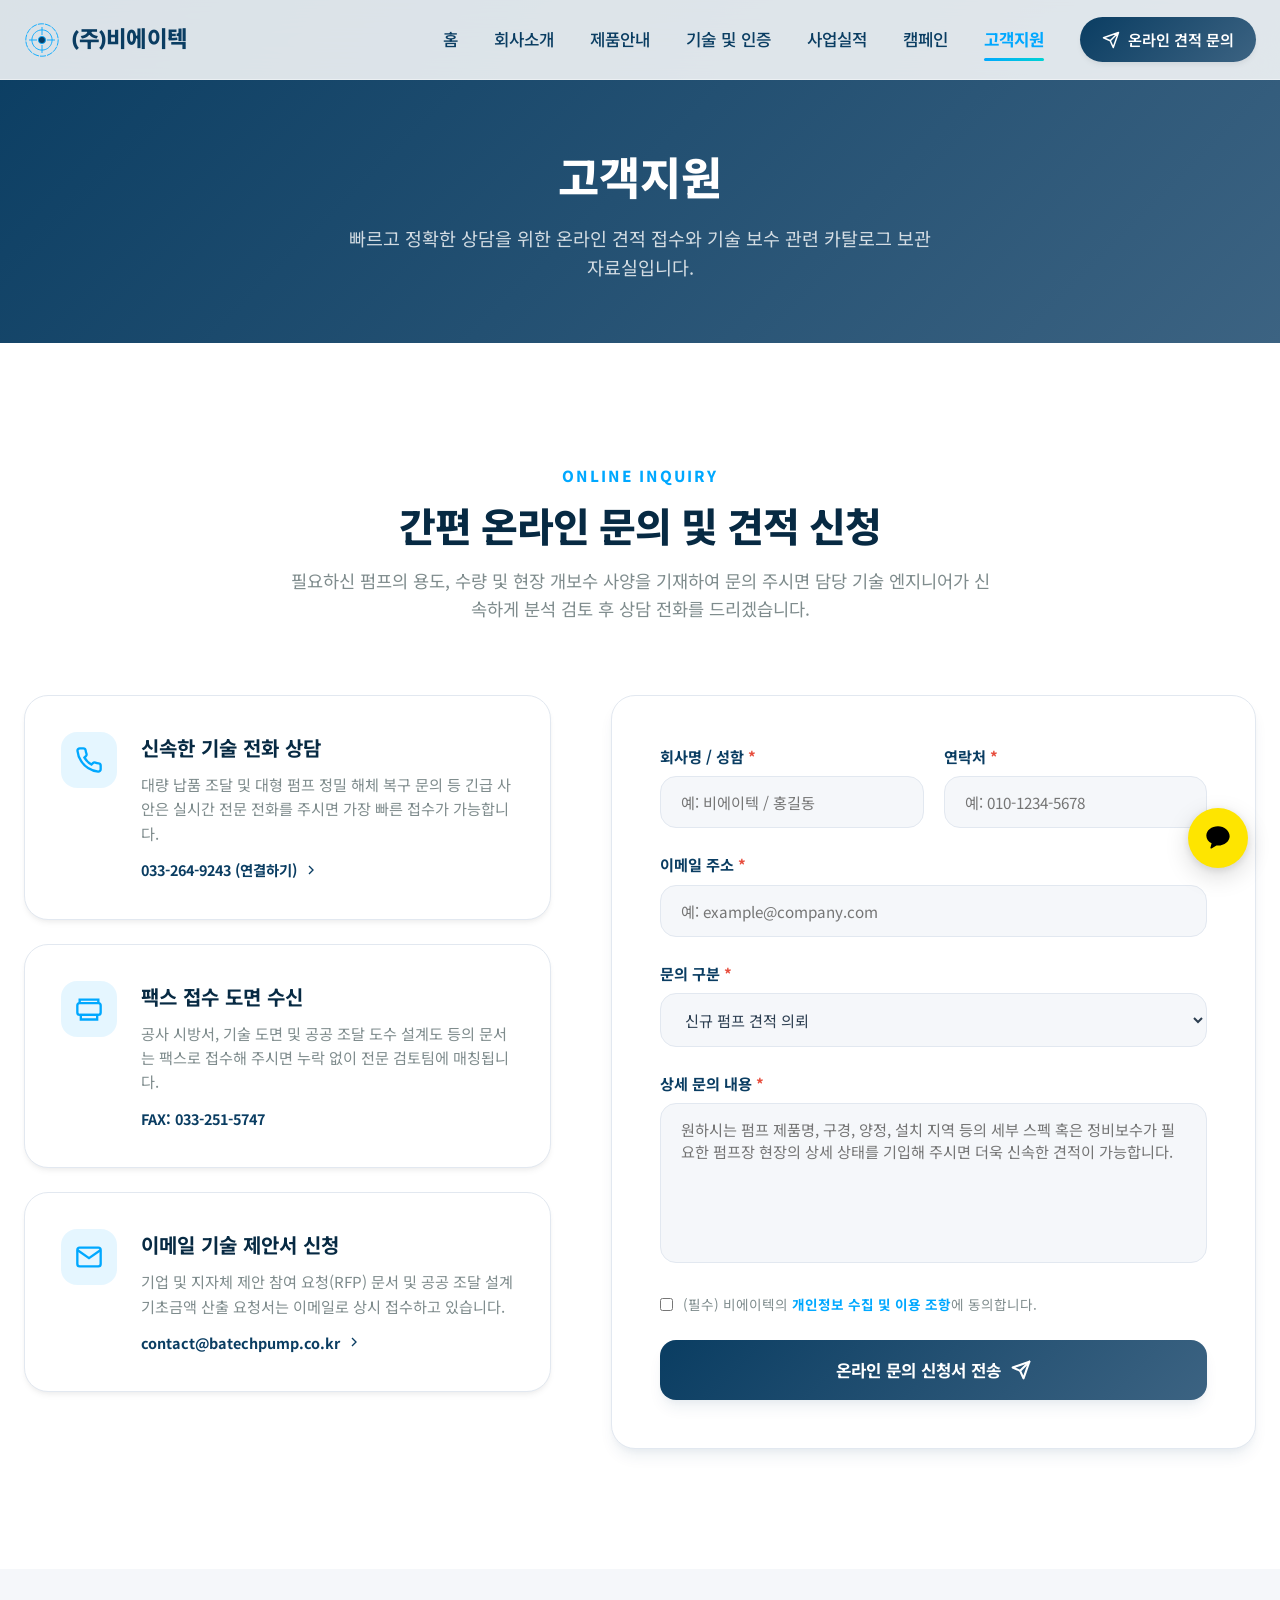
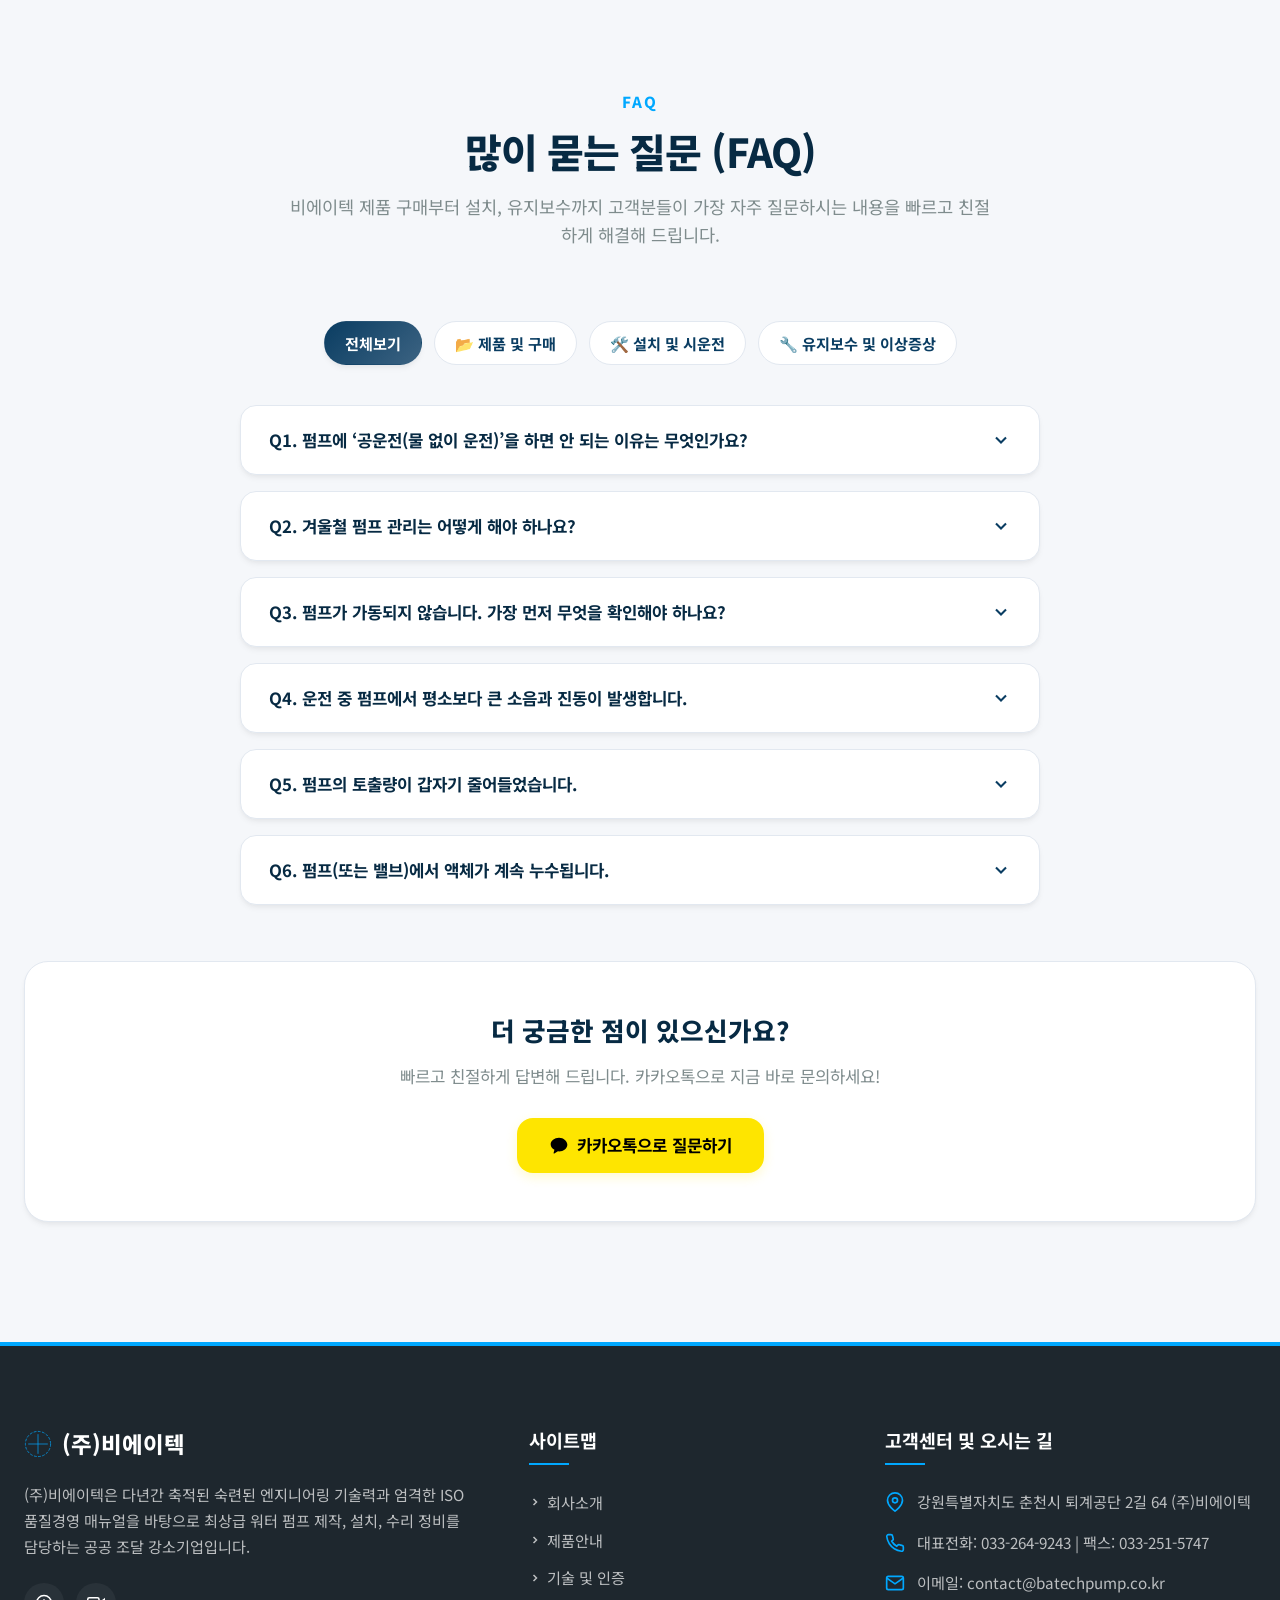
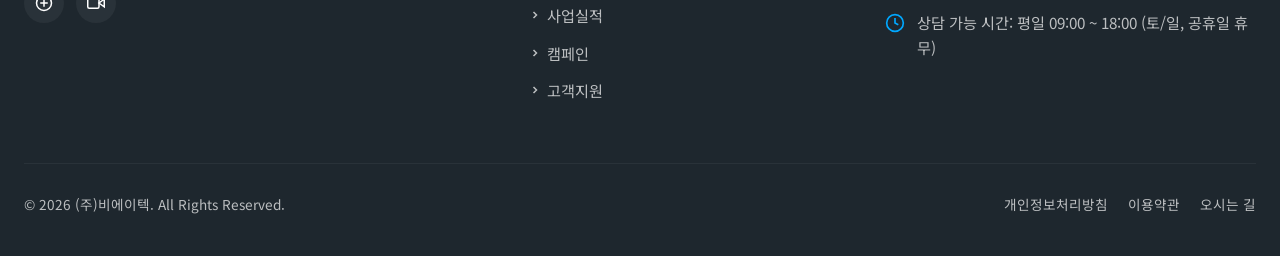
<file: support.html>
<!DOCTYPE html>
<html lang="ko">
<head>
  <meta charset="UTF-8">
  <meta name="viewport" content="width=device-width, initial-scale=1.0">
  <meta name="description" content="(주)비에이텍의 간편 온라인 견적 및 설치/수리 상담 문의 폼을 이용해 보시고, 최신 제품 카탈로그(PDF) 및 펌프 기술 매뉴얼 자료를 다운로드하세요.">
  <title>고객지원 - (주)비에이텍</title>
  <link rel="stylesheet" href="style.css">
  <script src="script.js" defer></script>
</head>
<body>

  <!-- --- Header / Navigation --- -->
  <header class="header" id="main-header">
    <div class="nav-container">
      <a href="index.html" class="logo" id="header-logo">
        <svg viewBox="0 0 100 100" aria-hidden="true">
          <circle cx="50" cy="50" r="45" stroke-dasharray="15 5" />
          <circle cx="50" cy="50" r="28" stroke-dasharray="5 2" />
          <path d="M50,15 L50,35 M50,65 L50,85 M15,50 L35,50 M65,50 L85,50" />
          <circle cx="50" cy="50" r="10" fill="currentColor" />
        </svg>
        <span>(주)비에이텍</span>
      </a>
      
      <nav class="nav-menu" id="header-nav-menu">
        <div class="nav-item"><a href="index.html" class="nav-link" id="nav-home">홈</a></div>
        <div class="nav-item"><a href="company.html" class="nav-link" id="nav-company">회사소개</a></div>
        <div class="nav-item"><a href="products.html" class="nav-link" id="nav-products">제품안내</a></div>
        <div class="nav-item"><a href="technology.html" class="nav-link" id="nav-tech">기술 및 인증</a></div>
        <div class="nav-item"><a href="performance.html" class="nav-link" id="nav-perf">사업실적</a></div>
        <div class="nav-item"><a href="campaign.html" class="nav-link" id="nav-campaign">캠페인</a></div>
        <div class="nav-item active"><a href="support.html" class="nav-link" id="nav-support">고객지원</a></div>
        <a href="support.html#inquiry-form-section" class="nav-cta" id="nav-cta-btn">
          <svg viewBox="0 0 24 24" width="18" height="18" fill="none" stroke="currentColor" stroke-width="2" stroke-linecap="round" stroke-linejoin="round"><path d="M22 2L11 13M22 2l-7 20-4-9-9-4 20-7z"/></svg>
          온라인 견적 문의
        </a>
      </nav>

      <button class="menu-toggle" aria-label="메뉴 열기/닫기" id="hamburger-menu">
        <span></span>
        <span></span>
        <span></span>
      </button>
    </div>
  </header>

  <!-- --- Page Cover --- -->
  <section class="section" style="padding: 140px 0 60px; background: linear-gradient(135deg, var(--primary-color) 0%, var(--primary-light) 100%); color: var(--text-light); text-align: center;">
    <div class="container">
      <h1 style="font-size: 2.8rem; font-weight: 800; margin-bottom: 12px;">고객지원</h1>
      <p style="color: rgba(255, 255, 255, 0.8); font-size: 1.15rem; max-width: 600px; margin: 0 auto;">빠르고 정확한 상담을 위한 온라인 견적 접수와 기술 보수 관련 카탈로그 보관 자료실입니다.</p>
    </div>
  </section>

  <!-- --- Contact & Form Section --- -->
  <section class="section section-white" id="inquiry-form-section">
    <div class="container">
      <div class="section-header">
        <span class="section-subtitle">Online Inquiry</span>
        <h2 class="section-title" id="support-title">간편 온라인 문의 및 견적 신청</h2>
        <p class="section-desc">필요하신 펌프의 용도, 수량 및 현장 개보수 사양을 기재하여 문의 주시면 담당 기술 엔지니어가 신속하게 분석 검토 후 상담 전화를 드리겠습니다.</p>
      </div>

      <div class="support-grid">
        
        <!-- Support Info Left -->
        <div class="support-info-cards" id="support-contacts">
          
          <!-- Card 1: Tel -->
          <div class="support-contact-card" id="contact-tel">
            <div class="support-card-icon">
              <svg viewBox="0 0 24 24"><path d="M22 16.92v3a2 2 0 0 1-2.18 2 19.79 19.79 0 0 1-8.63-3.07 19.5 19.5 0 0 1-6-6 19.79 19.79 0 0 1-3.07-8.67A2 2 0 0 1 4.11 2h3a2 2 0 0 1 2 1.72 12.84 12.84 0 0 0 .7 2.81 2 2 0 0 1-.45 2.11L8.09 9.91a16 16 0 0 0 6 6l1.27-1.27a2 2 0 0 1 2.11-.45 12.84 12.84 0 0 0 2.81.7A2 2 0 0 1 22 16.92z"/></svg>
            </div>
            <div class="support-card-details">
              <h4>신속한 기술 전화 상담</h4>
              <p>대량 납품 조달 및 대형 펌프 정밀 해체 복구 문의 등 긴급 사안은 실시간 전문 전화를 주시면 가장 빠른 접수가 가능합니다.</p>
              <a href="tel:033-264-9243" class="support-card-btn">033-264-9243 (연결하기) <svg viewBox="0 0 24 24"><polyline points="9 18 15 12 9 6"/></svg></a>
            </div>
          </div>

          <!-- Card 2: FAX -->
          <div class="support-contact-card" id="contact-fax">
            <div class="support-card-icon">
              <svg viewBox="0 0 24 24"><polyline points="4 7 4 4 20 4 20 7"/><rect x="2" y="7" width="20" height="10" rx="2" ry="2"/><path d="M5 17h14v4H5z"/></svg>
            </div>
            <div class="support-card-details">
              <h4>팩스 접수 도면 수신</h4>
              <p>공사 시방서, 기술 도면 및 공공 조달 도수 설계도 등의 문서는 팩스로 접수해 주시면 누락 없이 전문 검토팀에 매칭됩니다.</p>
              <span class="support-card-btn" style="cursor: default; color: var(--primary-color);">FAX: 033-251-5747</span>
            </div>
          </div>

          <!-- Card 3: Mail -->
          <div class="support-contact-card" id="contact-email">
            <div class="support-card-icon">
              <svg viewBox="0 0 24 24"><path d="M4 4h16c1.1 0 2 .9 2 2v12c0 1.1-.9 2-2 2H4c-1.1 0-2-.9-2-2V6c0-1.1.9-2 2-2z"/><polyline points="22,6 12,13 2,6"/></svg>
            </div>
            <div class="support-card-details">
              <h4>이메일 기술 제안서 신청</h4>
              <p>기업 및 지자체 제안 참여 요청(RFP) 문서 및 공공 조달 설계 기초금액 산출 요청서는 이메일로 상시 접수하고 있습니다.</p>
              <a href="mailto:contact@batechpump.co.kr" class="support-card-btn">contact@batechpump.co.kr <svg viewBox="0 0 24 24"><polyline points="9 18 15 12 9 6"/></svg></a>
            </div>
          </div>

        </div>

        <!-- Inquiry Form Right -->
        <div class="inquiry-form-box" id="inquiry-box-container">
          <form id="inquiry-form">
            <div class="form-row">
              <div class="form-group">
                <label for="client-name" class="form-label">회사명 / 성함 <span style="color: #e74c3c;">*</span></label>
                <input type="text" class="form-input" id="client-name" name="name" placeholder="예: 비에이텍 / 홍길동" required>
              </div>
              <div class="form-group">
                <label for="client-phone" class="form-label">연락처 <span style="color: #e74c3c;">*</span></label>
                <input type="tel" class="form-input" id="client-phone" name="phone" placeholder="예: 010-1234-5678" required>
              </div>
            </div>

            <div class="form-group">
              <label for="client-email" class="form-label">이메일 주소 <span style="color: #e74c3c;">*</span></label>
              <input type="email" class="form-input" id="client-email" name="email" placeholder="예: example@company.com" required>
            </div>

            <div class="form-group">
              <label for="inquiry-type" class="form-label">문의 구분 <span style="color: #e74c3c;">*</span></label>
              <select class="form-input" id="inquiry-type" name="type" aria-label="문의 구분 선택" style="cursor: pointer;">
                <option value="quote">신규 펌프 견적 의뢰</option>
                <option value="installation">펌프 가압장 시공 / 배관 설비</option>
                <option value="repair">해체 수리 / 진동 복원 / 밸브 보수</option>
                <option value="catalog">카탈로그 / 도면 요청</option>
                <option value="other">기타 문의</option>
              </select>
            </div>

            <div class="form-group">
              <label for="client-content" class="form-label">상세 문의 내용 <span style="color: #e74c3c;">*</span></label>
              <textarea class="form-input" id="client-content" name="content" placeholder="원하시는 펌프 제품명, 구경, 양정, 설치 지역 등의 세부 스펙 혹은 정비보수가 필요한 펌프장 현장의 상세 상태를 기입해 주시면 더욱 신속한 견적이 가능합니다." required></textarea>
            </div>

            <div class="form-group">
              <label class="form-checkbox" id="privacy-consent">
                <input type="checkbox" id="privacy-check" name="privacy" required>
                <span class="form-checkbox-label">
                  (필수) 비에이텍의 <a href="#">개인정보 수집 및 이용 조항</a>에 동의합니다.
                </span>
              </label>
            </div>

            <button type="submit" class="btn btn-primary" style="width: 100%; padding: 18px;" id="submit-inquiry-btn">
              온라인 문의 신청서 전송
              <svg viewBox="0 0 24 24" width="20" height="20" fill="none" stroke="currentColor" stroke-width="2.5" stroke-linecap="round" stroke-linejoin="round"><line x1="22" y1="2" x2="11" y2="13"/><polygon points="22 2 15 22 11 13 2 9 22 2"/></svg>
            </button>
          </form>
        </div>

      </div>
    </div>
  </section>

  <!-- --- FAQ Section --- -->
  <section class="section section-light" id="faq-section">
    <div class="container">
      <div class="section-header">
        <span class="section-subtitle">FAQ</span>
        <h2 class="section-title" id="faq-title">많이 묻는 질문 (FAQ)</h2>
        <p class="section-desc">비에이텍 제품 구매부터 설치, 유지보수까지 고객분들이 가장 자주 질문하시는 내용을 빠르고 친절하게 해결해 드립니다.</p>
      </div>

      <!-- FAQ Category Tabs -->
      <div class="faq-categories-nav" id="faq-tabs">
        <button class="faq-tab-btn active" data-faq-cat="all">전체보기</button>
        <button class="faq-tab-btn" data-faq-cat="purchase">📂 제품 및 구매</button>
        <button class="faq-tab-btn" data-faq-cat="installation">🛠️ 설치 및 시운전</button>
        <button class="faq-tab-btn" data-faq-cat="maintenance">🔧 유지보수 및 이상증상</button>
      </div>

      <!-- FAQ Accordion Container -->
      <div class="faq-accordion" id="faq-list">
        
        <!-- [제품 및 구매 문의] -->
        <div class="faq-item" data-faq-category="purchase">
          <button class="faq-question">
            <span>Q1. 펌프에 ‘공운전(물 없이 운전)’을 하면 안 되는 이유는 무엇인가요?</span>
            <svg viewBox="0 0 24 24" class="faq-arrow"><polyline points="6 9 12 15 18 9"/></svg>
          </button>
          <div class="faq-answer">
            <div class="faq-answer-content">
              <strong>A. 펌프 내부에 액체 없이 가동하면 윤활 및 냉각이 되지 않아 임펠러, 로터, 스테이터 등 핵심 부품이 단시간에 마모되거나 소손됩니다.</strong><br>
              펌프의 수명과 성능을 위해 반드시 마중물을 채우거나 흡입 조건이 만족된 상태에서만 가동하십시오.
            </div>
          </div>
        </div>

        <!-- [설치 및 시운전 문의] -->
        <div class="faq-item" data-faq-category="installation">
          <button class="faq-question">
            <span>Q2. 겨울철 펌프 관리는 어떻게 해야 하나요?</span>
            <svg viewBox="0 0 24 24" class="faq-arrow"><polyline points="6 9 12 15 18 9"/></svg>
          </button>
          <div class="faq-answer">
            <div class="faq-answer-content">
              <strong>A. 추운 날씨에는 펌프 및 배관 내 액체가 동결되어 파손될 위험이 매우 큽니다.</strong><br>
              운전 정지 시에는 반드시 드레인 플러그(배수 마개)를 열어 내부의 물을 완전히 제거하십시오. 동파 방지를 위해 보온재를 설치하는 것도 권장합니다.
            </div>
          </div>
        </div>

        <!-- [유지보수 및 이상증상 문의] -->
        <div class="faq-item" data-faq-category="maintenance">
          <button class="faq-question">
            <span>Q3. 펌프가 가동되지 않습니다. 가장 먼저 무엇을 확인해야 하나요?</span>
            <svg viewBox="0 0 24 24" class="faq-arrow"><polyline points="6 9 12 15 18 9"/></svg>
          </button>
          <div class="faq-answer">
            <div class="faq-answer-content">
              <strong>A. 가장 먼저 전원 공급 상태와 차단기(MCCB/NFB)를 확인하십시오.</strong><br>
              전원 이상이 없다면 펌프의 회전 방향이 올바른지, 흡입측 밸브가 열려 있는지 확인하시기 바랍니다. 펌프 내부에 이물질이 끼어 회전이 구속되었을 가능성도 있으니 점검이 필요합니다.
            </div>
          </div>
        </div>

        <div class="faq-item" data-faq-category="maintenance">
          <button class="faq-question">
            <span>Q4. 운전 중 펌프에서 평소보다 큰 소음과 진동이 발생합니다.</span>
            <svg viewBox="0 0 24 24" class="faq-arrow"><polyline points="6 9 12 15 18 9"/></svg>
          </button>
          <div class="faq-answer">
            <div class="faq-answer-content">
              <strong>A. 진동과 소음의 주요 원인은 펌프와 모터의 축 중심(얼라인먼트) 불일치입니다.</strong><br>
              또한 베어링의 마모나 기초 콘크리트의 고정 상태가 약해졌을 때 발생할 수 있습니다. 이 경우 즉시 운전을 중지하고 축 정렬 상태를 재조정하거나 베어링을 교체하십시오.
            </div>
          </div>
        </div>

        <div class="faq-item" data-faq-category="maintenance">
          <button class="faq-question">
            <span>Q5. 펌프의 토출량이 갑자기 줄어들었습니다.</span>
            <svg viewBox="0 0 24 24" class="faq-arrow"><polyline points="6 9 12 15 18 9"/></svg>
          </button>
          <div class="faq-answer">
            <div class="faq-answer-content">
              <strong>A. 토출량 부족은 대부분 흡입측 스트레이너나 밸브의 막힘으로 인해 발생합니다.</strong><br>
              흡입 라인에 이물질이 유입되었는지 먼저 확인하시고, 임펠러의 마모 상태를 점검해 보시기 바랍니다. 펌프 내부에 공기가 혼입되는 '에어 포켓' 현상이 있는지 확인하는 것도 중요합니다.
            </div>
          </div>
        </div>

        <div class="faq-item" data-faq-category="maintenance">
          <button class="faq-question">
            <span>Q6. 펌프(또는 밸브)에서 액체가 계속 누수됩니다.</span>
            <svg viewBox="0 0 24 24" class="faq-arrow"><polyline points="6 9 12 15 18 9"/></svg>
          </button>
          <div class="faq-answer">
            <div class="faq-answer-content">
              <strong>A. 메카니컬 씰이나 패킹부에 손상이 발생했기 때문입니다.</strong><br>
              메카니컬 씰 방식은 씰 파손 여부를 확인하고, 글랜드 패킹 방식은 글랜드 너트를 적절히 조여 누수량을 조절하십시오. 조절 후에도 누수가 멈추지 않으면 소모품(패킹, 오링, 씰) 교체가 필요합니다.
            </div>
          </div>
        </div>
      </div>

      <!-- FAQ CTA Callout -->
      <div class="faq-cta">
        <h3>더 궁금한 점이 있으신가요?</h3>
        <p>빠르고 친절하게 답변해 드립니다. 카카오톡으로 지금 바로 문의하세요!</p>
        <a href="http://pf.kakao.com/_AeHXX/chat" target="_blank" rel="noopener noreferrer" class="btn-kakaotalk" id="kakaotalk-faq-btn">
          <svg viewBox="0 0 24 24" fill="currentColor">
            <path d="M12,2C6.5,2,2,5.6,2,10c0,2.8,1.8,5.3,4.5,6.6l-1,3.7c-0.1,0.5,0.4,0.9,0.9,0.7l4.3-2.6c0.4,0.1,0.8,0.1,1.3,0.1c5.5,0,10-3.6,10-8S17.5,2,12,2z"/>
          </svg>
          카카오톡으로 질문하기
        </a>
      </div>
    </div>
  </section>


  <!-- --- Form Submission Success Modal --- -->
  <div class="success-modal" id="success-modal" aria-hidden="true" role="dialog" aria-labelledby="success-popup-title">
    <div class="success-card">
      <div class="success-icon-box">
        <svg viewBox="0 0 24 24"><polyline points="20 6 9 17 4 12"/></svg>
      </div>
      <h3 class="success-card-title" id="success-popup-title" style="font-size: 1.5rem; font-weight: 800; color: var(--primary-dark); margin-bottom: 12px;">접수 완료</h3>
      <p id="success-msg-text" style="color: var(--text-muted); font-size: 0.95rem; line-height: 1.6; margin-bottom: 28px;">
        견적 상담이 접수되었습니다. 24시간 이내에 담당자가 연락드리겠습니다.
      </p>
      <button class="btn btn-primary" style="width: 100%; padding: 14px;" id="success-close-btn">확인 및 창 닫기</button>
    </div>
  </div>

  <!-- --- Footer --- -->
  <footer class="footer" id="main-footer">
    <div class="container">
      <div class="footer-grid">
        <!-- Col 1: About B-Tech -->
        <div class="footer-info-col" id="footer-about">
          <h3>
            <svg viewBox="0 0 100 100">
              <circle cx="50" cy="50" r="45" stroke-dasharray="10 5" />
              <path d="M50,15 L50,85 M15,50 L85,50" />
            </svg>
            (주)비에이텍
          </h3>
          <p>
            (주)비에이텍은 다년간 축적된 숙련된 엔지니어링 기술력과 엄격한 ISO 품질경영 매뉴얼을 바탕으로 최상급 워터 펌프 제작, 설치, 수리 정비를 담당하는 공공 조달 강소기업입니다.
          </p>
          <div class="footer-socials" id="footer-social-links">
            <a href="#" class="footer-social-btn" aria-label="블로그"><svg viewBox="0 0 24 24"><path d="M2 12a10 10 0 1 1 10 10A10 10 0 0 1 2 12zm10-5v10m-5-5h10"/></svg></a>
            <a href="#" class="footer-social-btn" aria-label="유튜브"><svg viewBox="0 0 24 24"><polygon points="23 7 16 12 23 17 23 7"/><rect x="1" y="5" width="15" height="14" rx="2" ry="2"/></svg></a>
          </div>
        </div>

        <!-- Col 2: Navigation Links -->
        <div class="footer-links-col" id="footer-sitemap">
          <h4>사이트맵</h4>
          <ul class="footer-links-list">
            <li><a href="company.html"><svg viewBox="0 0 24 24" width="12" height="12" fill="none" stroke="currentColor" stroke-width="3"><polyline points="9 18 15 12 9 6"/></svg>회사소개</a></li>
            <li><a href="products.html"><svg viewBox="0 0 24 24" width="12" height="12" fill="none" stroke="currentColor" stroke-width="3"><polyline points="9 18 15 12 9 6"/></svg>제품안내</a></li>
            <li><a href="technology.html"><svg viewBox="0 0 24 24" width="12" height="12" fill="none" stroke="currentColor" stroke-width="3"><polyline points="9 18 15 12 9 6"/></svg>기술 및 인증</a></li>
            <li><a href="performance.html"><svg viewBox="0 0 24 24" width="12" height="12" fill="none" stroke="currentColor" stroke-width="3"><polyline points="9 18 15 12 9 6"/></svg>사업실적</a></li>
            <li><a href="campaign.html"><svg viewBox="0 0 24 24" width="12" height="12" fill="none" stroke="currentColor" stroke-width="3"><polyline points="9 18 15 12 9 6"/></svg>캠페인</a></li>
            <li><a href="support.html"><svg viewBox="0 0 24 24" width="12" height="12" fill="none" stroke="currentColor" stroke-width="3"><polyline points="9 18 15 12 9 6"/></svg>고객지원</a></li>
          </ul>
        </div>

        <!-- Col 3: Contact Info -->
        <div class="footer-contact-col" id="footer-contact-details">
          <h4>고객센터 및 오시는 길</h4>
          <div class="footer-contact-details">
            <div class="footer-contact-item">
              <svg viewBox="0 0 24 24"><path d="M21 10c0 7-9 13-9 13s-9-6-9-13a9 9 0 0 1 18 0z"/><circle cx="12" cy="10" r="3"/></svg>
              <span>강원특별자치도 춘천시 퇴계공단 2길 64 (주)비에이텍</span>
            </div>
            <div class="footer-contact-item">
              <svg viewBox="0 0 24 24"><path d="M22 16.92v3a2 2 0 0 1-2.18 2 19.79 19.79 0 0 1-8.63-3.07 19.5 19.5 0 0 1-6-6 19.79 19.79 0 0 1-3.07-8.67A2 2 0 0 1 4.11 2h3a2 2 0 0 1 2 1.72 12.84 12.84 0 0 0 .7 2.81 2 2 0 0 1-.45 2.11L8.09 9.91a16 16 0 0 0 6 6l1.27-1.27a2 2 0 0 1 2.11-.45 12.84 12.84 0 0 0 2.81.7A2 2 0 0 1 22 16.92z"/></svg>
              <span>대표전화: 033-264-9243 | 팩스: 033-251-5747</span>
            </div>
            <div class="footer-contact-item">
              <svg viewBox="0 0 24 24"><path d="M4 4h16c1.1 0 2 .9 2 2v12c0 1.1-.9 2-2 2H4c-1.1 0-2-.9-2-2V6c0-1.1.9-2 2-2z"/><polyline points="22,6 12,13 2,6"/></svg>
              <span>이메일: contact@batechpump.co.kr</span>
            </div>
            <div class="footer-contact-item">
              <svg viewBox="0 0 24 24"><circle cx="12" cy="12" r="10"/><polyline points="12 6 12 12 16 14"/></svg>
              <span>상담 가능 시간: 평일 09:00 ~ 18:00 (토/일, 공휴일 휴무)</span>
            </div>
          </div>
        </div>
      </div>

      <div class="footer-bottom" id="footer-base">
        <div>&copy; 2026 (주)비에이텍. All Rights Reserved.</div>
        <div class="footer-bottom-links">
          <a href="#">개인정보처리방침</a>
          <a href="#">이용약관</a>
          <a href="company.html#location-section">오시는 길</a>
        </div>
      </div>
    </div>
  </footer>

</body>
</html>
</file>
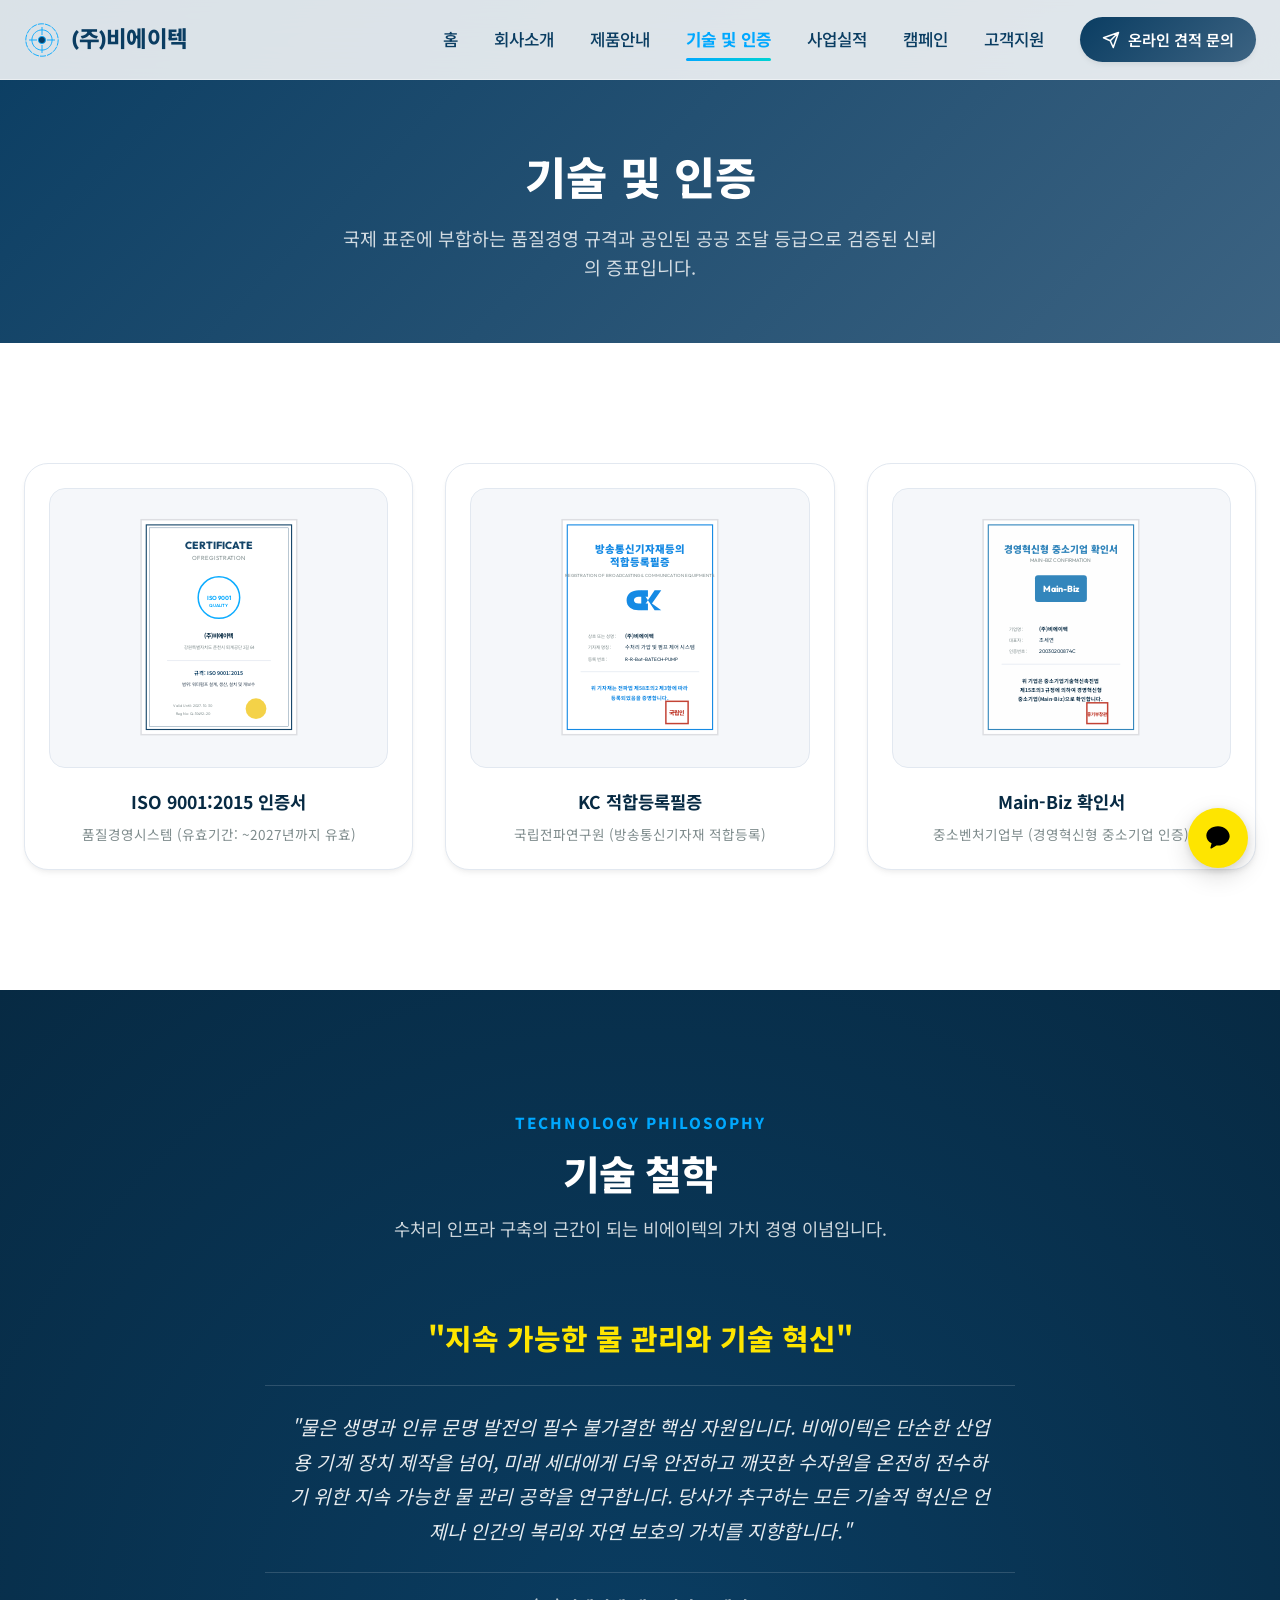
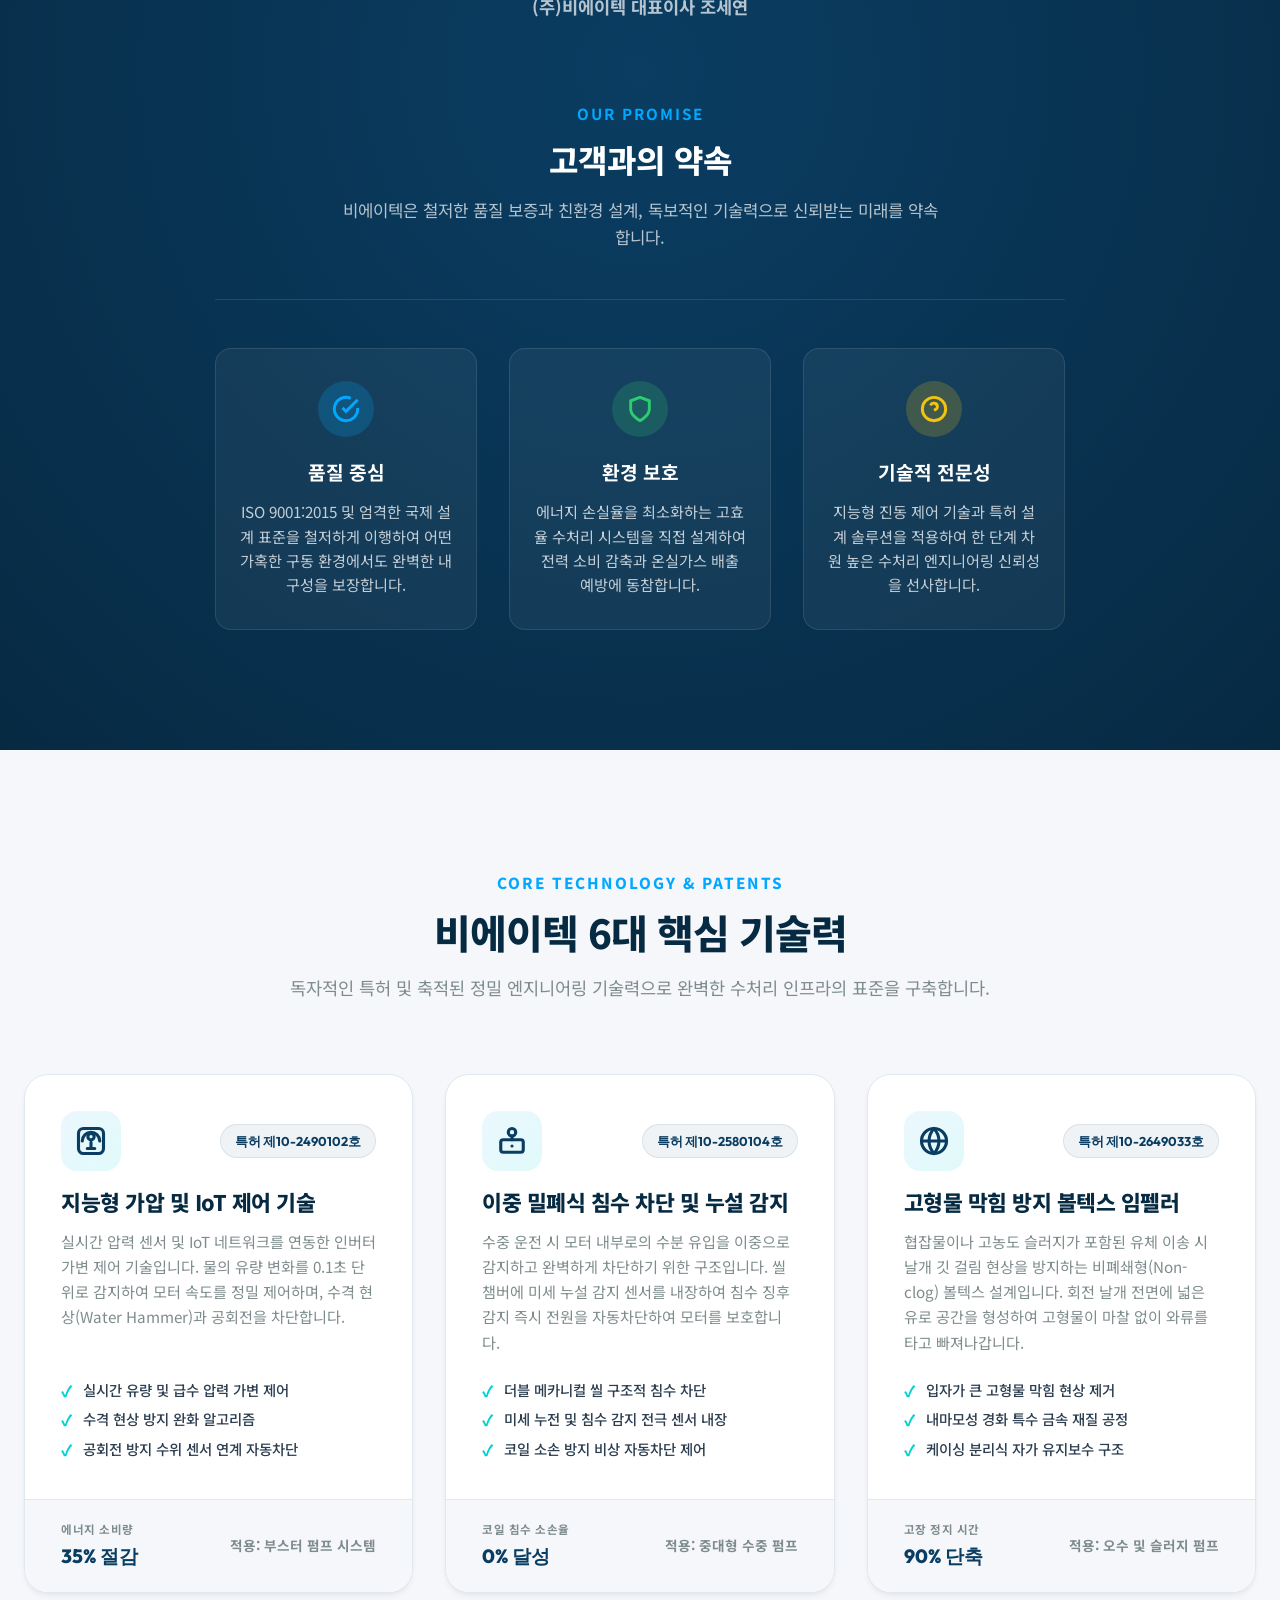
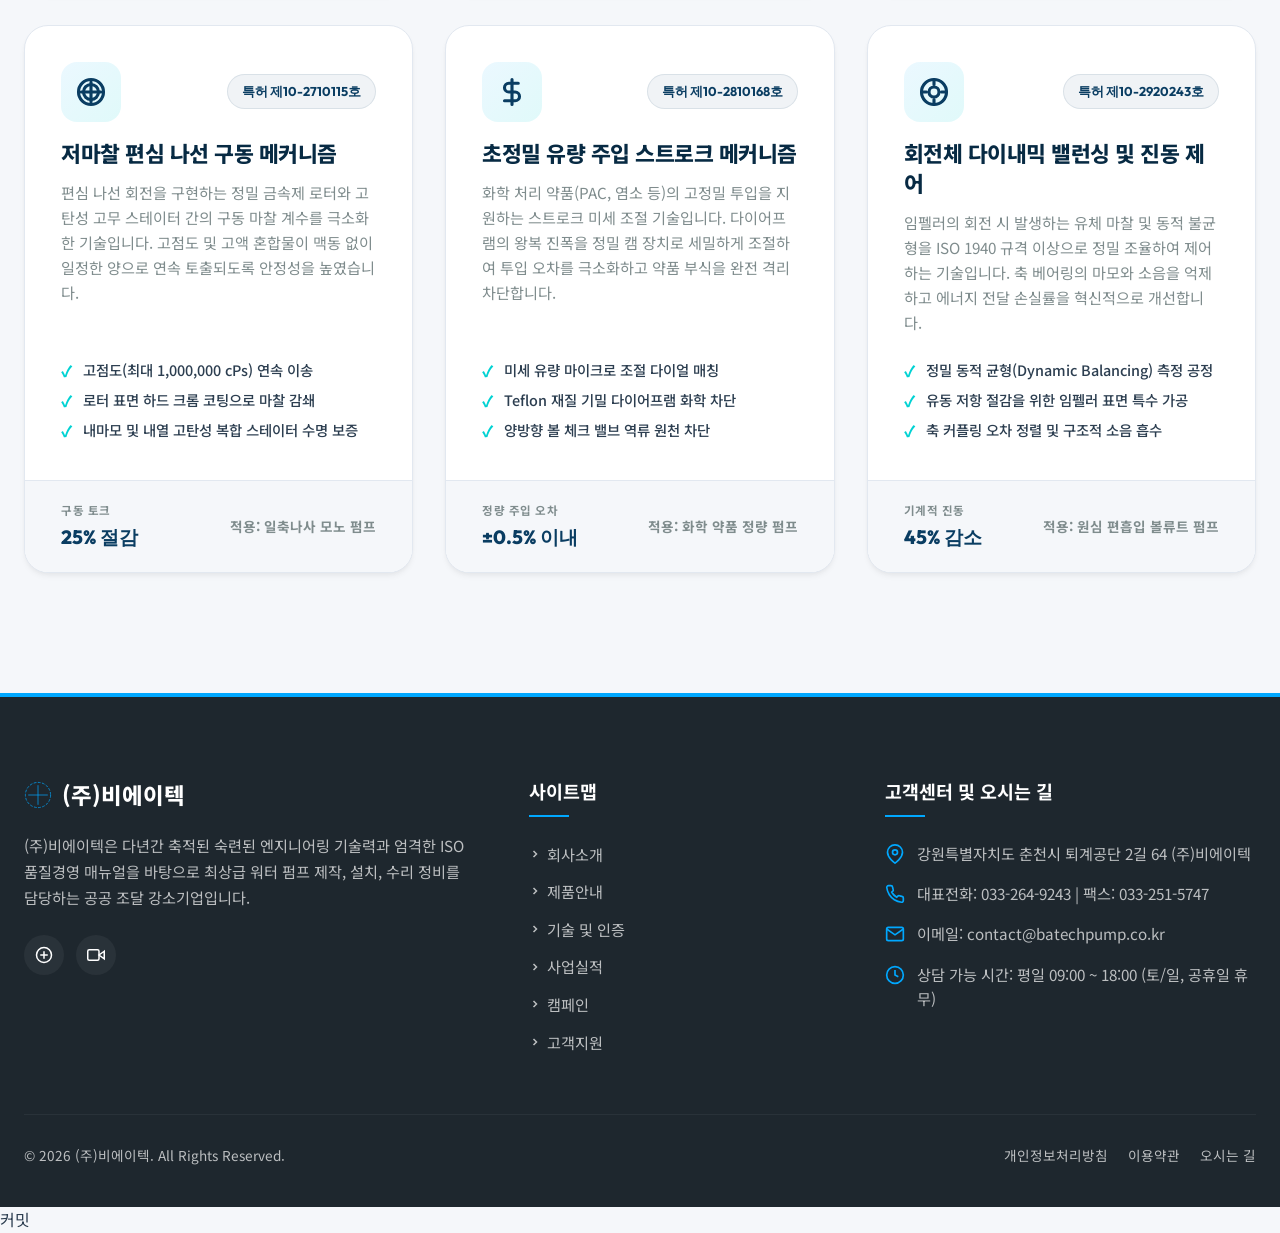
<file: technology.html>
<!DOCTYPE html>
<html lang="ko">
<head>
  <meta charset="UTF-8">
  <meta name="viewport" content="width=device-width, initial-scale=1.0">
  <meta name="description" content="(주)비에이텍의 ISO 9001:2015 품질인증, 벤처기업 확인서, Main-Biz 경영혁신 인증 및 공공조달 직접생산확인증명서 등 대외 인증과 품질 신뢰성을 확인하세요.">
  <title>기술 및 인증 - (주)비에이텍</title>
  <link rel="stylesheet" href="style.css">
  <script src="script.js?v=1.0.1" defer></script>
</head>
<body>

  <!-- --- Header / Navigation --- -->
  <header class="header" id="main-header">
    <div class="nav-container">
      <a href="index.html" class="logo" id="header-logo">
        <svg viewBox="0 0 100 100" aria-hidden="true">
          <circle cx="50" cy="50" r="45" stroke-dasharray="15 5" />
          <circle cx="50" cy="50" r="28" stroke-dasharray="5 2" />
          <path d="M50,15 L50,35 M50,65 L50,85 M15,50 L35,50 M65,50 L85,50" />
          <circle cx="50" cy="50" r="10" fill="currentColor" />
        </svg>
        <span>(주)비에이텍</span>
      </a>
      
      <nav class="nav-menu" id="header-nav-menu">
        <div class="nav-item"><a href="index.html" class="nav-link" id="nav-home">홈</a></div>
        <div class="nav-item"><a href="company.html" class="nav-link" id="nav-company">회사소개</a></div>
        <div class="nav-item"><a href="products.html" class="nav-link" id="nav-products">제품안내</a></div>
        <div class="nav-item active"><a href="technology.html" class="nav-link" id="nav-tech">기술 및 인증</a></div>
        <div class="nav-item"><a href="performance.html" class="nav-link" id="nav-perf">사업실적</a></div>
        <div class="nav-item"><a href="campaign.html" class="nav-link" id="nav-campaign">캠페인</a></div>
        <div class="nav-item"><a href="support.html" class="nav-link" id="nav-support">고객지원</a></div>
        <a href="support.html#inquiry-form-section" class="nav-cta" id="nav-cta-btn">
          <svg viewBox="0 0 24 24" width="18" height="18" fill="none" stroke="currentColor" stroke-width="2" stroke-linecap="round" stroke-linejoin="round"><path d="M22 2L11 13M22 2l-7 20-4-9-9-4 20-7z"/></svg>
          온라인 견적 문의
        </a>
      </nav>

      <button class="menu-toggle" aria-label="메뉴 열기/닫기" id="hamburger-menu">
        <span></span>
        <span></span>
        <span></span>
      </button>
    </div>
  </header>

  <!-- --- Page Cover --- -->
  <section class="section" style="padding: 140px 0 60px; background: linear-gradient(135deg, var(--primary-color) 0%, var(--primary-light) 100%); color: var(--text-light); text-align: center;">
    <div class="container">
      <h1 style="font-size: 2.8rem; font-weight: 800; margin-bottom: 12px;">기술 및 인증</h1>
      <p style="color: rgba(255, 255, 255, 0.8); font-size: 1.15rem; max-width: 600px; margin: 0 auto;">국제 표준에 부합하는 품질경영 규격과 공인된 공공 조달 등급으로 검증된 신뢰의 증표입니다.</p>
    </div>
  </section>

<!-- --- Certificates Grid Section --- -->
  <section class="section section-white" id="certs-showroom">
    <div class="container">
      <div class="certs-grid" id="showroom-certs-grid">
        
        <!-- Cert 1: ISO 9001 -->
        <div class="cert-card" id="cert-iso9001" data-pdf="ISO9001인증서.pdf">
          <div class="cert-img-box">
            <!-- Stylized ISO 9001 Certificate Vector SVG -->
            <svg class="cert-svg-placeholder" viewBox="0 0 220 300" aria-label="ISO 9001:2015 품질경영시스템 인증서">
              <rect x="5" y="5" width="210" height="290" fill="#ffffff" stroke="#dcdde1" stroke-width="2" />
              <!-- Elegant double borders -->
              <rect x="12" y="12" width="196" height="276" fill="none" stroke="var(--primary-color)" stroke-width="1.5" />
              <rect x="16" y="16" width="188" height="268" fill="none" stroke="var(--primary-light)" stroke-width="0.5" />
              <!-- Header -->
              <text x="110" y="45" font-family="'Outfit', sans-serif" font-size="14" fill="var(--primary-color)" font-weight="800" text-anchor="middle">CERTIFICATE</text>
              <text x="110" y="60" font-family="'Outfit', sans-serif" font-size="8" fill="var(--text-muted)" text-anchor="middle">OF REGISTRATION</text>
              
              <!-- Seal -->
              <circle cx="110" cy="110" r="28" fill="none" stroke="var(--accent-color)" stroke-width="2" />
              <text x="110" y="113" font-family="'Outfit', sans-serif" font-size="8" fill="var(--accent-color)" font-weight="700" text-anchor="middle">ISO 9001</text>
              <text x="110" y="123" font-family="'Outfit', sans-serif" font-size="6" fill="var(--accent-color)" font-weight="600" text-anchor="middle">QUALITY</text>
              
              <!-- Content -->
              <text x="110" y="165" font-family="'Noto Sans KR'" font-size="8" fill="var(--primary-dark)" font-weight="800" text-anchor="middle">(주)비에이텍</text>
              <text x="110" y="180" font-family="'Noto Sans KR'" font-size="6" fill="var(--text-muted)" text-anchor="middle">강원특별자치도 춘천시 퇴계공단 2길 64</text>
              
              <line x1="40" y1="195" x2="180" y2="195" stroke="var(--border-color)" stroke-width="1" />
              
              <text x="110" y="215" font-family="'Noto Sans KR'" font-size="7" fill="var(--primary-color)" font-weight="700" text-anchor="middle">규격: ISO 9001:2015</text>
              <text x="110" y="230" font-family="'Noto Sans KR'" font-size="6" fill="var(--text-main)" text-anchor="middle">범위: 워터펌프 설계, 생산, 설치 및 개보수</text>
              
              <!-- Dates & Gold Stamp -->
              <circle cx="160" cy="260" r="14" fill="#f1c40f" opacity="0.8" />
              <text x="75" y="258" font-family="'Outfit'" font-size="5" fill="var(--text-muted)" text-anchor="middle">Valid Until: 2027. 10. 30</text>
              <text x="75" y="268" font-family="'Outfit'" font-size="5" fill="var(--text-muted)" text-anchor="middle">Reg No: Q-10492-20</text>
            </svg>
            <div class="cert-zoom-overlay">
              <svg viewBox="0 0 24 24" fill="none" stroke="currentColor" stroke-width="2"><circle cx="11" cy="11" r="8"/><line x1="21" y1="21" x2="16.65" y2="16.65"/><line x1="11" y1="8" x2="11" y2="14"/><line x1="8" y1="11" x2="14" y2="11"/></svg>
            </div>
          </div>
          <h3 class="cert-title">ISO 9001:2015 인증서</h3>
          <p class="cert-desc">품질경영시스템 (유효기간: ~2027년까지 유효)</p>
        </div>

        <!-- Cert 2: KC Certificate -->
        <div class="cert-card" id="cert-kc" data-pdf="KC인증서.pdf">
          <div class="cert-img-box">
            <!-- Stylized KC Certificate Vector SVG -->
            <svg class="cert-svg-placeholder" viewBox="0 0 220 300" aria-label="KC인증서">
              <rect x="5" y="5" width="210" height="290" fill="#ffffff" stroke="#dcdde1" stroke-width="2" />
              <rect x="12" y="12" width="196" height="276" fill="none" stroke="#0984e3" stroke-width="1.5" />
              <!-- Title -->
              <text x="110" y="50" font-family="'Noto Sans KR'" font-size="14" fill="#0984e3" font-weight="900" text-anchor="middle">방송통신기자재등의</text>
              <text x="110" y="68" font-family="'Noto Sans KR'" font-size="14" fill="#0984e3" font-weight="900" text-anchor="middle">적합등록필증</text>
              <text x="110" y="82" font-family="'Outfit'" font-size="6" fill="var(--text-muted)" text-anchor="middle">REGISTRATION OF BROADCASTING & COMMUNICATION EQUIPMENTS</text>
              
              <!-- KC Emblem representation -->
              <g transform="translate(92, 100) scale(0.9)">
                <!-- Stylized KC logo -->
                <path d="M0,15 C0,5 8,0 18,0 L32,0 L32,10 L18,10 C14,10 11,12 11,15 C11,18 14,20 18,20 L32,20 L32,30 L18,30 C8,30 0,25 0,15 Z" fill="#0984e3" />
                <path d="M22,0 L32,15 L42,0 L52,0 L38,20 L52,30 L42,30 L32,15 L22,30 L22,0 Z" fill="#0984e3" />
              </g>

              <!-- Content -->
              <text x="40" y="165" font-family="'Noto Sans KR'" font-size="6" fill="var(--text-muted)">상호 또는 성명 :</text>
              <text x="90" y="165" font-family="'Noto Sans KR'" font-size="7" fill="var(--primary-dark)" font-weight="800">(주)비에이텍</text>
              
              <text x="40" y="180" font-family="'Noto Sans KR'" font-size="6" fill="var(--text-muted)">기자재 명칭 :</text>
              <text x="90" y="180" font-family="'Noto Sans KR'" font-size="7" fill="var(--primary-dark)">수처리 가압 및 펌프 제어 시스템</text>
              
              <text x="40" y="195" font-family="'Noto Sans KR'" font-size="6" fill="var(--text-muted)">등록 번호 :</text>
              <text x="90" y="195" font-family="'Outfit'" font-size="6.5" fill="var(--primary-dark)">R-R-Bat-BATECH-PUMP</text>
 
              <line x1="30" y1="210" x2="190" y2="210" stroke="var(--border-color)" stroke-width="1" />
              
              <text x="110" y="235" font-family="'Noto Sans KR'" font-size="7" fill="#0984e3" font-weight="700" text-anchor="middle">위 기자재는 전파법 제58조의2 제3항에 따라</text>
              <text x="110" y="248" font-family="'Noto Sans KR'" font-size="7" fill="#0984e3" font-weight="700" text-anchor="middle">등록되었음을 증명합니다.</text>
              
              <!-- National Radio Research Agency Stamp -->
              <rect x="145" y="250" width="30" height="30" fill="none" stroke="#c0392b" stroke-width="2" />
              <text x="160" y="268" font-family="'Noto Sans KR'" font-size="8" fill="#c0392b" font-weight="900" text-anchor="middle">국립인</text>
            </svg>
            <div class="cert-zoom-overlay">
              <svg viewBox="0 0 24 24" fill="none" stroke="currentColor" stroke-width="2"><circle cx="11" cy="11" r="8"/><line x1="21" y1="21" x2="16.65" y2="16.65"/><line x1="11" y1="8" x2="11" y2="14"/><line x1="8" y1="11" x2="14" y2="11"/></svg>
            </div>
          </div>
          <h3 class="cert-title">KC 적합등록필증</h3>
          <p class="cert-desc">국립전파연구원 (방송통신기자재 적합등록)</p>
        </div>

        <!-- Cert 3: Main-Biz -->
        <div class="cert-card" id="cert-mainbiz" data-pdf="메인비즈확인서.pdf">
          <div class="cert-img-box">
            <!-- Stylized Main-Biz Confirmation Vector SVG -->
            <svg class="cert-svg-placeholder" viewBox="0 0 220 300" aria-label="경영혁신형 중소기업 확인서">
              <rect x="5" y="5" width="210" height="290" fill="#ffffff" stroke="#dcdde1" stroke-width="2" />
              <rect x="12" y="12" width="196" height="276" fill="none" stroke="#2980b9" stroke-width="1.5" />
              <!-- Title -->
              <text x="110" y="50" font-family="'Noto Sans KR'" font-size="13" fill="#2980b9" font-weight="900" text-anchor="middle">경영혁신형 중소기업 확인서</text>
              <text x="110" y="62" font-family="'Outfit'" font-size="7" fill="var(--text-muted)" text-anchor="middle">MAIN-BIZ CONFIRMATION</text>
              
              <!-- Main-Biz Blue Badge design -->
              <rect x="75" y="80" width="70" height="36" rx="4" fill="#2980b9" />
              <text x="110" y="102" font-family="'Outfit'" font-size="12" fill="#ffffff" font-weight="800" text-anchor="middle">Main-Biz</text>

              <!-- Content -->
              <text x="40" y="155" font-family="'Noto Sans KR'" font-size="6" fill="var(--text-muted)">기업명 :</text>
              <text x="80" y="155" font-family="'Noto Sans KR'" font-size="7" fill="var(--primary-dark)" font-weight="800">(주)비에이텍</text>
              
              <text x="40" y="170" font-family="'Noto Sans KR'" font-size="6" fill="var(--text-muted)">대표자 :</text>
              <text x="80" y="170" font-family="'Noto Sans KR'" font-size="7" fill="var(--primary-dark)">조세연</text>
              
              <text x="40" y="185" font-family="'Noto Sans KR'" font-size="6" fill="var(--text-muted)">인증번호 :</text>
              <text x="80" y="185" font-family="'Outfit'" font-size="7" fill="var(--primary-dark)">20030200874C</text>

              <line x1="30" y1="200" x2="190" y2="200" stroke="var(--border-color)" stroke-width="1" />
              
              <text x="110" y="225" font-family="'Noto Sans KR'" font-size="7" fill="var(--primary-dark)" font-weight="700" text-anchor="middle">위 기업은 중소기업기술혁신촉진법</text>
              <text x="110" y="238" font-family="'Noto Sans KR'" font-size="7" fill="var(--primary-dark)" font-weight="700" text-anchor="middle">제15조의3 규정에 의하여 경영혁신형</text>
              <text x="110" y="250" font-family="'Noto Sans KR'" font-size="7" fill="var(--primary-dark)" font-weight="700" text-anchor="middle">중소기업(Main-Biz)으로 확인합니다.</text>
              
              <!-- Minister Seal Stamp -->
              <rect x="145" y="252" width="28" height="28" fill="none" stroke="#c0392b" stroke-width="2" />
              <text x="159" y="270" font-family="'Noto Sans KR'" font-size="6" fill="#c0392b" font-weight="900" text-anchor="middle">중기부장관</text>
            </svg>
            <div class="cert-zoom-overlay">
              <svg viewBox="0 0 24 24" fill="none" stroke="currentColor" stroke-width="2"><circle cx="11" cy="11" r="8"/><line x1="21" y1="21" x2="16.65" y2="16.65"/><line x1="11" y1="8" x2="11" y2="14"/><line x1="8" y1="11" x2="14" y2="11"/></svg>
            </div>
          </div>
          <h3 class="cert-title">Main-Biz 확인서</h3>
          <p class="cert-desc">중소벤처기업부 (경영혁신형 중소기업 인증)</p>
        </div>

      </div>
    </div>
  </section>

  <!-- --- Technology Philosophy Section --- -->
  <section class="section" id="tech-philosophy-section" style="background: radial-gradient(circle at 50% 50%, #0A3D62 0%, #072A43 100%); color: var(--text-light); padding: 120px 0;">
    <div class="container">
      <div class="section-header" style="max-width: 800px; margin: 0 auto 72px;">
        <span class="section-subtitle" style="color: var(--accent-color);">TECHNOLOGY PHILOSOPHY</span>
        <h2 class="section-title" style="color: var(--text-light);">기술 철학</h2>
        <p class="section-desc" style="color: rgba(255, 255, 255, 0.8);">수처리 인프라 구축의 근간이 되는 비에이텍의 가치 경영 이념입니다.</p>
      </div>

      <div style="max-width: 850px; margin: 0 auto;">
        <div style="text-align: center; margin-bottom: 64px;">
          <h3 style="font-size: 1.8rem; font-weight: 800; color: #FEE500; margin-bottom: 24px;">"지속 가능한 물 관리와 기술 혁신"</h3>
          <p style="font-size: 1.2rem; line-height: 1.8; color: rgba(255, 255, 255, 0.9); font-style: italic; max-width: 750px; margin: 0 auto; padding: 24px; border-top: 1px solid rgba(255, 255, 255, 0.15); border-bottom: 1px solid rgba(255, 255, 255, 0.15);">
            "물은 생명과 인류 문명 발전의 필수 불가결한 핵심 자원입니다. 비에이텍은 단순한 산업용 기계 장치 제작을 넘어, 미래 세대에게 더욱 안전하고 깨끗한 수자원을 온전히 전수하기 위한 지속 가능한 물 관리 공학을 연구합니다. 당사가 추구하는 모든 기술적 혁신은 언제나 인간의 복리와 자연 보호의 가치를 지향합니다."
          </p>
          <p style="margin-top: 20px; font-size: 1.1rem; color: rgba(255,255,255,0.7);">
            <strong>(주)비에이텍 대표이사 조세연</strong>
          </p>
        </div>

        <!-- 고객과의 약속 Header -->
        <div style="text-align: center; margin-bottom: 48px; margin-top: 80px;">
          <span style="color: var(--accent-color); font-size: 0.95rem; font-weight: 700; letter-spacing: 2px; text-transform: uppercase; display: block; margin-bottom: 8px;">OUR PROMISE</span>
          <h3 style="font-size: 2rem; font-weight: 800; color: #ffffff; margin-bottom: 12px;">고객과의 약속</h3>
          <p style="color: rgba(255, 255, 255, 0.7); font-size: 1.05rem; max-width: 600px; margin: 0 auto; line-height: 1.6;">비에이텍은 철저한 품질 보증과 친환경 설계, 독보적인 기술력으로 신뢰받는 미래를 약속합니다.</p>
        </div>

        <div class="philosophy-promises-grid">
          <!-- Promise 1: Quality -->
          <div style="background-color: rgba(255, 255, 255, 0.05); padding: 32px 24px; border-radius: var(--radius-md); border: 1px solid rgba(255, 255, 255, 0.1); text-align: center;">
            <div style="width: 56px; height: 56px; border-radius: 50%; background-color: rgba(0, 168, 255, 0.2); display: flex; align-items: center; justify-content: center; margin: 0 auto 20px; color: var(--accent-color);">
              <svg viewBox="0 0 24 24" width="28" height="28" fill="none" stroke="currentColor" stroke-width="2.5"><path d="M22 11.08V12a10 10 0 1 1-5.93-9.14"/><polyline points="22 4 12 14.01 9 11.01"/></svg>
            </div>
            <h4 style="font-size: 1.2rem; font-weight: 700; color: #ffffff; margin-bottom: 12px;">품질 중심</h4>
            <p style="font-size: 0.95rem; color: rgba(255, 255, 255, 0.75); line-height: 1.6;">ISO 9001:2015 및 엄격한 국제 설계 표준을 철저하게 이행하여 어떤 가혹한 구동 환경에서도 완벽한 내구성을 보장합니다.</p>
          </div>

          <!-- Promise 2: Environment -->
          <div style="background-color: rgba(255, 255, 255, 0.05); padding: 32px 24px; border-radius: var(--radius-md); border: 1px solid rgba(255, 255, 255, 0.1); text-align: center;">
            <div style="width: 56px; height: 56px; border-radius: 50%; background-color: rgba(46, 204, 113, 0.2); display: flex; align-items: center; justify-content: center; margin: 0 auto 20px; color: #2ecc71;">
              <svg viewBox="0 0 24 24" width="28" height="28" fill="none" stroke="currentColor" stroke-width="2.5"><path d="M12 22s8-4 8-10V5l-8-3-8 3v7c0 6 8 10 8 10z"/></svg>
            </div>
            <h4 style="font-size: 1.2rem; font-weight: 700; color: #ffffff; margin-bottom: 12px;">환경 보호</h4>
            <p style="font-size: 0.95rem; color: rgba(255, 255, 255, 0.75); line-height: 1.6;">에너지 손실율을 최소화하는 고효율 수처리 시스템을 직접 설계하여 전력 소비 감축과 온실가스 배출 예방에 동참합니다.</p>
          </div>

          <!-- Promise 3: Expertise -->
          <div style="background-color: rgba(255, 255, 255, 0.05); padding: 32px 24px; border-radius: var(--radius-md); border: 1px solid rgba(255, 255, 255, 0.1); text-align: center;">
            <div style="width: 56px; height: 56px; border-radius: 50%; background-color: rgba(241, 196, 15, 0.2); display: flex; align-items: center; justify-content: center; margin: 0 auto 20px; color: #f1c40f;">
              <svg viewBox="0 0 24 24" width="28" height="28" fill="none" stroke="currentColor" stroke-width="2.5"><circle cx="12" cy="12" r="10"/><path d="M9.09 9a3 3 0 0 1 5.83 1c0 2-3 3-3 3"/><line x1="12" y1="17" x2="12.01" y2="17"/></svg>
            </div>
            <h4 style="font-size: 1.2rem; font-weight: 700; color: #ffffff; margin-bottom: 12px;">기술적 전문성</h4>
            <p style="font-size: 0.95rem; color: rgba(255, 255, 255, 0.75); line-height: 1.6;">지능형 진동 제어 기술과 특허 설계 솔루션을 적용하여 한 단계 차원 높은 수처리 엔지니어링 신뢰성을 선사합니다.</p>
          </div>
        </div>
      </div>
    </div>
  </section>

  <!-- --- Core Technology Section --- -->
  <section class="section section-light" id="core-technology-section">
    <div class="container">
      <div class="section-header">
        <span class="section-subtitle">CORE TECHNOLOGY & PATENTS</span>
        <h2 class="section-title">비에이텍 6대 핵심 기술력</h2>
        <p class="section-desc">독자적인 특허 및 축적된 정밀 엔지니어링 기술력으로 완벽한 수처리 인프라의 표준을 구축합니다.</p>
      </div>

      <div class="tech-grid">
        <!-- Tech 1 -->
        <div class="tech-card" id="tech-card-iot">
          <div class="tech-card-header">
            <div class="tech-icon-box">
              <svg viewBox="0 0 24 24" fill="none" stroke="currentColor" stroke-width="2.5" stroke-linecap="round" stroke-linejoin="round">
                <rect x="2" y="2" width="20" height="20" rx="4" />
                <path d="M12 11a2.5 2.5 0 1 0 0-5 2.5 2.5 0 0 0 0 5z" />
                <path d="M12 13v5M9 18h6" />
                <path d="M19 12a7 7 0 0 0-14 0" />
              </svg>
            </div>
            <span class="tech-patent-badge">특허 제10-2490102호</span>
          </div>
          <div class="tech-card-body">
            <h3 class="tech-title">지능형 가압 및 IoT 제어 기술</h3>
            <p class="tech-desc">실시간 압력 센서 및 IoT 네트워크를 연동한 인버터 가변 제어 기술입니다. 물의 유량 변화를 0.1초 단위로 감지하여 모터 속도를 정밀 제어하며, 수격 현상(Water Hammer)과 공회전을 차단합니다.</p>
            <ul class="tech-advantage-list">
              <li>실시간 유량 및 급수 압력 가변 제어</li>
              <li>수격 현상 방지 완화 알고리즘</li>
              <li>공회전 방지 수위 센서 연계 자동차단</li>
            </ul>
          </div>
          <div class="tech-card-footer">
            <div class="tech-stat">
              <span class="stat-label">에너지 소비량</span>
              <span class="stat-value">35% 절감</span>
            </div>
            <div class="tech-target">적용: 부스터 펌프 시스템</div>
          </div>
        </div>

        <!-- Tech 2 -->
        <div class="tech-card" id="tech-card-seal">
          <div class="tech-card-header">
            <div class="tech-icon-box">
              <svg viewBox="0 0 24 24" fill="none" stroke="currentColor" stroke-width="2.5" stroke-linecap="round" stroke-linejoin="round">
                <rect x="3" y="11" width="18" height="10" rx="2" />
                <circle cx="12" cy="5" r="3" />
                <path d="M12 8v3M12 16h.01" />
              </svg>
            </div>
            <span class="tech-patent-badge">특허 제10-2580104호</span>
          </div>
          <div class="tech-card-body">
            <h3 class="tech-title">이중 밀폐식 침수 차단 및 누설 감지</h3>
            <p class="tech-desc">수중 운전 시 모터 내부로의 수분 유입을 이중으로 감지하고 완벽하게 차단하기 위한 구조입니다. 씰 챔버에 미세 누설 감지 센서를 내장하여 침수 징후 감지 즉시 전원을 자동차단하여 모터를 보호합니다.</p>
            <ul class="tech-advantage-list">
              <li>더블 메카니컬 씰 구조적 침수 차단</li>
              <li>미세 누전 및 침수 감지 전극 센서 내장</li>
              <li>코일 소손 방지 비상 자동차단 제어</li>
            </ul>
          </div>
          <div class="tech-card-footer">
            <div class="tech-stat">
              <span class="stat-label">코일 침수 소손율</span>
              <span class="stat-value">0% 달성</span>
            </div>
            <div class="tech-target">적용: 중대형 수중 펌프</div>
          </div>
        </div>

        <!-- Tech 3 -->
        <div class="tech-card" id="tech-card-impeller">
          <div class="tech-card-header">
            <div class="tech-icon-box">
              <svg viewBox="0 0 24 24" fill="none" stroke="currentColor" stroke-width="2.5" stroke-linecap="round" stroke-linejoin="round">
                <circle cx="12" cy="12" r="10" />
                <path d="M12 2a15.3 15.3 0 0 1 4 10 15.3 15.3 0 0 1-4 10 15.3 15.3 0 0 1-4-10 15.3 15.3 0 0 1 4-10z" />
                <path d="M2 12h20" />
              </svg>
            </div>
            <span class="tech-patent-badge">특허 제10-2649033호</span>
          </div>
          <div class="tech-card-body">
            <h3 class="tech-title">고형물 막힘 방지 볼텍스 임펠러</h3>
            <p class="tech-desc">협잡물이나 고농도 슬러지가 포함된 유체 이송 시 날개 깃 걸림 현상을 방지하는 비폐쇄형(Non-clog) 볼텍스 설계입니다. 회전 날개 전면에 넓은 유로 공간을 형성하여 고형물이 마찰 없이 와류를 타고 빠져나갑니다.</p>
            <ul class="tech-advantage-list">
              <li>입자가 큰 고형물 막힘 현상 제거</li>
              <li>내마모성 경화 특수 금속 재질 공정</li>
              <li>케이싱 분리식 자가 유지보수 구조</li>
            </ul>
          </div>
          <div class="tech-card-footer">
            <div class="tech-stat">
              <span class="stat-label">고장 정지 시간</span>
              <span class="stat-value">90% 단축</span>
            </div>
            <div class="tech-target">적용: 오수 및 슬러지 펌프</div>
          </div>
        </div>

        <!-- Tech 4 -->
        <div class="tech-card" id="tech-card-rotor">
          <div class="tech-card-header">
            <div class="tech-icon-box">
              <svg viewBox="0 0 24 24" fill="none" stroke="currentColor" stroke-width="2.5" stroke-linecap="round" stroke-linejoin="round">
                <path d="M4 12h16M12 4v16" />
                <circle cx="12" cy="12" r="6" />
                <path d="M12 2a10 10 0 0 0-10 10c0 5.5 4.5 10 10 10s10-4.5 10-10A10 10 0 0 0 12 2z" />
              </svg>
            </div>
            <span class="tech-patent-badge">특허 제10-2710115호</span>
          </div>
          <div class="tech-card-body">
            <h3 class="tech-title">저마찰 편심 나선 구동 메커니즘</h3>
            <p class="tech-desc">편심 나선 회전을 구현하는 정밀 금속제 로터와 고탄성 고무 스테이터 간의 구동 마찰 계수를 극소화한 기술입니다. 고점도 및 고액 혼합물이 맥동 없이 일정한 양으로 연속 토출되도록 안정성을 높였습니다.</p>
            <ul class="tech-advantage-list">
              <li>고점도(최대 1,000,000 cPs) 연속 이송</li>
              <li>로터 표면 하드 크롬 코팅으로 마찰 감쇄</li>
              <li>내마모 및 내열 고탄성 복합 스테이터 수명 보증</li>
            </ul>
          </div>
          <div class="tech-card-footer">
            <div class="tech-stat">
              <span class="stat-label">구동 토크</span>
              <span class="stat-value">25% 절감</span>
            </div>
            <div class="tech-target">적용: 일축나사 모노 펌프</div>
          </div>
        </div>

        <!-- Tech 5 -->
        <div class="tech-card" id="tech-card-dosing">
          <div class="tech-card-header">
            <div class="tech-icon-box">
              <svg viewBox="0 0 24 24" fill="none" stroke="currentColor" stroke-width="2.5" stroke-linecap="round" stroke-linejoin="round">
                <path d="M12 2v20M17 5H9.5a3.5 3.5 0 0 0 0 7h5a3.5 3.5 0 0 1 0 7H6" />
              </svg>
            </div>
            <span class="tech-patent-badge">특허 제10-2810168호</span>
          </div>
          <div class="tech-card-body">
            <h3 class="tech-title">초정밀 유량 주입 스트로크 메커니즘</h3>
            <p class="tech-desc">화학 처리 약품(PAC, 염소 등)의 고정밀 투입을 지원하는 스트로크 미세 조절 기술입니다. 다이어프램의 왕복 진폭을 정밀 캠 장치로 세밀하게 조절하여 투입 오차를 극소화하고 약품 부식을 완전 격리 차단합니다.</p>
            <ul class="tech-advantage-list">
              <li>미세 유량 마이크로 조절 다이얼 매칭</li>
              <li>Teflon 재질 기밀 다이어프램 화학 차단</li>
              <li>양방향 볼 체크 밸브 역류 원천 차단</li>
            </ul>
          </div>
          <div class="tech-card-footer">
            <div class="tech-stat">
              <span class="stat-label">정량 주입 오차</span>
              <span class="stat-value">±0.5% 이내</span>
            </div>
            <div class="tech-target">적용: 화학 약품 정량 펌프</div>
          </div>
        </div>

        <!-- Tech 6 -->
        <div class="tech-card" id="tech-card-balance">
          <div class="tech-card-header">
            <div class="tech-icon-box">
              <svg viewBox="0 0 24 24" fill="none" stroke="currentColor" stroke-width="2.5" stroke-linecap="round" stroke-linejoin="round">
                <circle cx="12" cy="12" r="10" />
                <circle cx="12" cy="12" r="4" />
                <path d="M12 2v4M12 18v4M2 12h4M18 12h4" />
              </svg>
            </div>
            <span class="tech-patent-badge">특허 제10-2920243호</span>
          </div>
          <div class="tech-card-body">
            <h3 class="tech-title">회전체 다이내믹 밸런싱 및 진동 제어</h3>
            <p class="tech-desc">임펠러의 회전 시 발생하는 유체 마찰 및 동적 불균형을 ISO 1940 규격 이상으로 정밀 조율하여 제어하는 기술입니다. 축 베어링의 마모와 소음을 억제하고 에너지 전달 손실률을 혁신적으로 개선합니다.</p>
            <ul class="tech-advantage-list">
              <li>정밀 동적 균형(Dynamic Balancing) 측정 공정</li>
              <li>유동 저항 절감을 위한 임펠러 표면 특수 가공</li>
              <li>축 커플링 오차 정렬 및 구조적 소음 흡수</li>
            </ul>
          </div>
          <div class="tech-card-footer">
            <div class="tech-stat">
              <span class="stat-label">기계적 진동</span>
              <span class="stat-value">45% 감소</span>
            </div>
            <div class="tech-target">적용: 원심 편흡입 볼류트 펌프</div>
          </div>
        </div>
      </div>
    </div>
  </section>

  <!-- --- Lightbox Zoom-in Modal --- -->
  <div class="modal" id="cert-modal" aria-hidden="true" role="dialog" aria-labelledby="modal-cert-title">
    <div class="modal-content">
      <button class="modal-close" aria-label="닫기" id="modal-close-btn">
        <svg viewBox="0 0 24 24" width="28" height="28" fill="none" stroke="currentColor" stroke-width="2.5" stroke-linecap="round" stroke-linejoin="round"><line x1="18" y1="6" x2="6" y2="18"/><line x1="6" y1="6" x2="18" y2="18"/></svg>
      </button>
      <div class="modal-img-wrapper" id="modal-image-box">
        <!-- SVG content will be injected by JS dynamically -->
      </div>
      <h3 class="modal-title" id="modal-cert-title">인증서 명칭</h3>
      <p class="modal-desc" id="modal-cert-desc">인증서 세부 부연 설명</p>
    </div>
  </div>

  <!-- --- Footer --- -->
  <footer class="footer" id="main-footer">
    <div class="container">
      <div class="footer-grid">
        <!-- Col 1: About B-Tech -->
        <div class="footer-info-col" id="footer-about">
          <h3>
            <svg viewBox="0 0 100 100">
              <circle cx="50" cy="50" r="45" stroke-dasharray="10 5" />
              <path d="M50,15 L50,85 M15,50 L85,50" />
            </svg>
            (주)비에이텍
          </h3>
          <p>
            (주)비에이텍은 다년간 축적된 숙련된 엔지니어링 기술력과 엄격한 ISO 품질경영 매뉴얼을 바탕으로 최상급 워터 펌프 제작, 설치, 수리 정비를 담당하는 공공 조달 강소기업입니다.
          </p>
          <div class="footer-socials" id="footer-social-links">
            <a href="#" class="footer-social-btn" aria-label="블로그"><svg viewBox="0 0 24 24"><path d="M2 12a10 10 0 1 1 10 10A10 10 0 0 1 2 12zm10-5v10m-5-5h10"/></svg></a>
            <a href="#" class="footer-social-btn" aria-label="유튜브"><svg viewBox="0 0 24 24"><polygon points="23 7 16 12 23 17 23 7"/><rect x="1" y="5" width="15" height="14" rx="2" ry="2"/></svg></a>
          </div>
        </div>

        <!-- Col 2: Navigation Links -->
        <div class="footer-links-col" id="footer-sitemap">
          <h4>사이트맵</h4>
          <ul class="footer-links-list">
            <li><a href="company.html"><svg viewBox="0 0 24 24" width="12" height="12" fill="none" stroke="currentColor" stroke-width="3"><polyline points="9 18 15 12 9 6"/></svg>회사소개</a></li>
            <li><a href="products.html"><svg viewBox="0 0 24 24" width="12" height="12" fill="none" stroke="currentColor" stroke-width="3"><polyline points="9 18 15 12 9 6"/></svg>제품안내</a></li>
            <li><a href="technology.html"><svg viewBox="0 0 24 24" width="12" height="12" fill="none" stroke="currentColor" stroke-width="3"><polyline points="9 18 15 12 9 6"/></svg>기술 및 인증</a></li>
            <li><a href="performance.html"><svg viewBox="0 0 24 24" width="12" height="12" fill="none" stroke="currentColor" stroke-width="3"><polyline points="9 18 15 12 9 6"/></svg>사업실적</a></li>
            <li><a href="campaign.html"><svg viewBox="0 0 24 24" width="12" height="12" fill="none" stroke="currentColor" stroke-width="3"><polyline points="9 18 15 12 9 6"/></svg>캠페인</a></li>
            <li><a href="support.html"><svg viewBox="0 0 24 24" width="12" height="12" fill="none" stroke="currentColor" stroke-width="3"><polyline points="9 18 15 12 9 6"/></svg>고객지원</a></li>
          </ul>
        </div>

        <!-- Col 3: Contact Info -->
        <div class="footer-contact-col" id="footer-contact-details">
          <h4>고객센터 및 오시는 길</h4>
          <div class="footer-contact-details">
            <div class="footer-contact-item">
              <svg viewBox="0 0 24 24"><path d="M21 10c0 7-9 13-9 13s-9-6-9-13a9 9 0 0 1 18 0z"/><circle cx="12" cy="10" r="3"/></svg>
              <span>강원특별자치도 춘천시 퇴계공단 2길 64 (주)비에이텍</span>
            </div>
            <div class="footer-contact-item">
              <svg viewBox="0 0 24 24"><path d="M22 16.92v3a2 2 0 0 1-2.18 2 19.79 19.79 0 0 1-8.63-3.07 19.5 19.5 0 0 1-6-6 19.79 19.79 0 0 1-3.07-8.67A2 2 0 0 1 4.11 2h3a2 2 0 0 1 2 1.72 12.84 12.84 0 0 0 .7 2.81 2 2 0 0 1-.45 2.11L8.09 9.91a16 16 0 0 0 6 6l1.27-1.27a2 2 0 0 1 2.11-.45 12.84 12.84 0 0 0 2.81.7A2 2 0 0 1 22 16.92z"/></svg>
              <span>대표전화: 033-264-9243 | 팩스: 033-251-5747</span>
            </div>
            <div class="footer-contact-item">
              <svg viewBox="0 0 24 24"><path d="M4 4h16c1.1 0 2 .9 2 2v12c0 1.1-.9 2-2 2H4c-1.1 0-2-.9-2-2V6c0-1.1.9-2 2-2z"/><polyline points="22,6 12,13 2,6"/></svg>
              <span>이메일: contact@batechpump.co.kr</span>
            </div>
            <div class="footer-contact-item">
              <svg viewBox="0 0 24 24"><circle cx="12" cy="12" r="10"/><polyline points="12 6 12 12 16 14"/></svg>
              <span>상담 가능 시간: 평일 09:00 ~ 18:00 (토/일, 공휴일 휴무)</span>
            </div>
          </div>
        </div>
      </div>

      <div class="footer-bottom" id="footer-base">
        <div>&copy; 2026 (주)비에이텍. All Rights Reserved.</div>
        <div class="footer-bottom-links">
          <a href="#">개인정보처리방침</a>
          <a href="#">이용약관</a>
          <a href="company.html#location-section">오시는 길</a>
        </div>
      </div>
    </div>
  </footer>

</body>
</html>
커밋
</file>
<file: style.css>
@import url('https://fonts.googleapis.com/css2?family=Noto+Sans+KR:wght@300;400;500;700;900&family=Outfit:wght@300;400;500;600;700;800&display=swap');

/* --- Design Tokens --- */
:root {
  --primary-color: #0A3D62;      /* Deep Ocean Blue */
  --primary-light: #3C6382;      /* Calm Blue */
  --primary-dark: #072A43;       /* Midnight Abyss Blue */
  --accent-color: #00A8FF;       /* Electric Water Cyan */
  --accent-glow: rgba(0, 168, 255, 0.2);
  --secondary-color: #00D2D3;    /* Cool Turquoise */
  --bg-color: #F5F7FA;           /* Pure Soft Gray-White */
  --bg-white: #FFFFFF;
  --bg-dark: #1E272E;            /* Dark Slate Footer */
  --text-main: #2C3E50;          /* Deep Navy Text */
  --text-muted: #7F8C8D;         /* Slate Gray */
  --text-light: #FFFFFF;
  --border-color: #E2E8F0;       /* Soft border */
  
  --radius-sm: 8px;
  --radius-md: 16px;
  --radius-lg: 24px;
  --radius-full: 9999px;

  --shadow-sm: 0 4px 6px -1px rgba(0, 0, 0, 0.05), 0 2px 4px -1px rgba(0, 0, 0, 0.03);
  --shadow-md: 0 10px 15px -3px rgba(10, 61, 98, 0.08), 0 4px 6px -2px rgba(10, 61, 98, 0.04);
  --shadow-lg: 0 20px 25px -5px rgba(10, 61, 98, 0.12), 0 10px 10px -5px rgba(10, 61, 98, 0.06);
  --shadow-glow: 0 0 20px rgba(0, 168, 255, 0.4);

  --font-sans: 'Noto Sans KR', 'Outfit', -apple-system, BlinkMacSystemFont, "Segoe UI", Roboto, sans-serif;
  --transition-smooth: all 0.4s cubic-bezier(0.16, 1, 0.3, 1);
  --transition-fast: all 0.2s ease;
}

/* --- Base & Reset --- */
* {
  margin: 0;
  padding: 0;
  box-sizing: border-box;
}

html {
  scroll-behavior: smooth;
  font-size: 16px;
  -webkit-font-smoothing: antialiased;
}

body {
  font-family: var(--font-sans);
  background-color: var(--bg-color);
  color: var(--text-main);
  line-height: 1.6;
  overflow-x: hidden;
}

a {
  text-decoration: none;
  color: inherit;
  transition: var(--transition-fast);
}

button, input, select, textarea {
  font-family: inherit;
}

ul {
  list-style: none;
}

/* --- Header / Navigation --- */
.header {
  position: fixed;
  top: 0;
  left: 0;
  width: 100%;
  height: 80px;
  background-color: rgba(255, 255, 255, 0.85);
  backdrop-filter: blur(20px);
  -webkit-backdrop-filter: blur(20px);
  border-bottom: 1px solid rgba(255, 255, 255, 0.4);
  z-index: 1000;
  display: flex;
  align-items: center;
  transition: var(--transition-smooth);
}

.header.scrolled {
  height: 70px;
  background-color: rgba(255, 255, 255, 0.95);
  box-shadow: var(--shadow-sm);
  border-bottom-color: var(--border-color);
}

.nav-container {
  width: 100%;
  max-width: 1280px;
  margin: 0 auto;
  padding: 0 24px;
  display: flex;
  justify-content: space-between;
  align-items: center;
}

.logo {
  display: flex;
  align-items: center;
  gap: 12px;
  font-weight: 800;
  font-size: 1.4rem;
  color: var(--primary-color);
  font-family: 'Outfit', 'Noto Sans KR', sans-serif;
  letter-spacing: -0.5px;
}

.logo svg {
  width: 36px;
  height: 36px;
  fill: none;
  stroke: var(--accent-color);
  stroke-width: 2.5;
  stroke-linecap: round;
  stroke-linejoin: round;
  animation: rotateSlow 15s linear infinite;
}

@keyframes rotateSlow {
  0% { transform: rotate(0deg); }
  100% { transform: rotate(360deg); }
}

.nav-menu {
  display: flex;
  gap: 36px;
  align-items: center;
}

.nav-item {
  position: relative;
}

.nav-link {
  font-weight: 500;
  font-size: 1.05rem;
  color: var(--primary-color);
  padding: 8px 0;
  display: block;
}

.nav-link::after {
  content: '';
  position: absolute;
  bottom: 0;
  left: 0;
  width: 0;
  height: 3px;
  background: linear-gradient(90deg, var(--accent-color), var(--secondary-color));
  border-radius: var(--radius-full);
  transition: var(--transition-smooth);
}

.nav-link:hover {
  color: var(--accent-color);
}

.nav-link:hover::after,
.nav-item.active .nav-link::after {
  width: 100%;
}

.nav-item.active .nav-link {
  color: var(--accent-color);
  font-weight: 700;
}

.nav-cta {
  background: linear-gradient(135deg, var(--primary-color) 0%, var(--primary-light) 100%);
  color: var(--text-light);
  padding: 10px 22px;
  border-radius: var(--radius-full);
  font-weight: 600;
  font-size: 0.95rem;
  box-shadow: var(--shadow-sm);
  display: flex;
  align-items: center;
  gap: 8px;
}

.nav-cta:hover {
  background: linear-gradient(135deg, var(--accent-color) 0%, var(--secondary-color) 100%);
  box-shadow: var(--shadow-glow);
  transform: translateY(-2px);
}

.menu-toggle {
  display: none;
  background: none;
  border: none;
  cursor: pointer;
  width: 32px;
  height: 32px;
  position: relative;
  z-index: 1001;
}

.menu-toggle span {
  display: block;
  width: 100%;
  height: 3px;
  background-color: var(--primary-color);
  margin: 6px 0;
  transition: var(--transition-fast);
  border-radius: var(--radius-full);
}

/* --- Hero Banner Section --- */
.hero {
  position: relative;
  width: 100%;
  min-height: 100vh;
  padding-top: 80px;
  background: radial-gradient(circle at 80% 20%, rgba(0, 168, 255, 0.15) 0%, rgba(10, 61, 98, 0.05) 50%, var(--bg-color) 100%);
  display: flex;
  align-items: center;
  overflow: hidden;
}

.hero-bg-waves {
  position: absolute;
  bottom: 0;
  left: 0;
  width: 100%;
  height: 100%;
  z-index: 1;
  pointer-events: none;
  opacity: 0.6;
}

.wave {
  position: absolute;
  bottom: 0;
  left: 0;
  width: 200%;
  height: 200px;
  background: url("data:image/svg+xml,%3Csvg xmlns='http://www.w3.org/2000/svg' viewBox='0 0 1200 120' preserveAspectRatio='none'%3E%3Cpath d='M321.39,56.44c58-10.79,114.16-30.13,172-41.86,82.39-16.72,168.19-17.73,250.45-.39C823.78,31,906.67,72,985.66,92.83c70.05,18.48,146.53,26.09,214.34,3V120H0V0C26.9,8.75,57.05,18.3,90.3,25.79,177,45.42,244,65.34,321.39,56.44Z' fill='%23ffffff' opacity='0.7'/%3E%3C/svg%3E") repeat-x;
  background-size: 50% 100%;
  animation: waveAnimation 20s linear infinite;
}

.wave.wave1 {
  animation-duration: 25s;
  opacity: 0.5;
  height: 240px;
}

.wave.wave2 {
  animation-duration: 18s;
  animation-direction: reverse;
  opacity: 0.3;
  height: 220px;
}

.wave.wave3 {
  animation-duration: 12s;
  opacity: 0.8;
  height: 180px;
}

@keyframes waveAnimation {
  0% { transform: translateX(0); }
  100% { transform: translateX(-50%); }
}

.hero-container {
  width: 100%;
  max-width: 1280px;
  margin: 0 auto;
  padding: 40px 24px;
  display: grid;
  grid-template-columns: 1.1fr 0.9fr;
  align-items: center;
  gap: 48px;
  position: relative;
  z-index: 2;
}

.hero-content {
  animation: fadeInUp 1s cubic-bezier(0.16, 1, 0.3, 1);
}

.hero-tag {
  display: inline-flex;
  align-items: center;
  gap: 8px;
  background-color: rgba(0, 168, 255, 0.1);
  color: var(--primary-color);
  font-weight: 700;
  font-size: 0.9rem;
  padding: 6px 16px;
  border-radius: var(--radius-full);
  margin-bottom: 24px;
  border: 1px solid rgba(0, 168, 255, 0.2);
  text-transform: uppercase;
  letter-spacing: 0.5px;
}

.hero-tag::before {
  content: '';
  display: inline-block;
  width: 8px;
  height: 8px;
  background-color: var(--accent-color);
  border-radius: 50%;
  animation: pulse 1.5s infinite;
}

@keyframes pulse {
  0% { transform: scale(0.9); opacity: 0.6; }
  50% { transform: scale(1.3); opacity: 1; }
  100% { transform: scale(0.9); opacity: 0.6; }
}

.hero-title {
  font-size: 3.5rem;
  font-weight: 900;
  line-height: 1.25;
  color: var(--primary-dark);
  margin-bottom: 24px;
  letter-spacing: -1.5px;
}

.hero-title span {
  background: linear-gradient(135deg, var(--primary-color) 30%, var(--accent-color) 100%);
  -webkit-background-clip: text;
  -webkit-text-fill-color: transparent;
}

.hero-desc {
  font-size: 1.15rem;
  color: var(--text-muted);
  margin-bottom: 40px;
  max-width: 580px;
}

.hero-buttons {
  display: flex;
  gap: 16px;
}

.btn {
  display: inline-flex;
  align-items: center;
  justify-content: center;
  gap: 10px;
  padding: 16px 32px;
  font-size: 1.05rem;
  font-weight: 700;
  border-radius: var(--radius-md);
  transition: var(--transition-smooth);
  cursor: pointer;
  border: none;
}

.btn-primary {
  background: linear-gradient(135deg, var(--primary-color) 0%, var(--primary-light) 100%);
  color: var(--text-light);
  box-shadow: var(--shadow-md);
}

.btn-primary:hover {
  background: linear-gradient(135deg, var(--accent-color) 0%, var(--secondary-color) 100%);
  box-shadow: var(--shadow-glow);
  transform: translateY(-3px);
}

.btn-secondary {
  background-color: var(--bg-white);
  color: var(--primary-color);
  border: 1px solid var(--border-color);
  box-shadow: var(--shadow-sm);
}

.btn-secondary:hover {
  background-color: var(--bg-color);
  border-color: var(--primary-light);
  transform: translateY(-3px);
}

.hero-image {
  position: relative;
  display: flex;
  justify-content: center;
  align-items: center;
  animation: fadeIn 1.2s ease-out;
}

.hero-image-glow {
  position: absolute;
  width: 100%;
  height: 100%;
  background: radial-gradient(circle, rgba(0, 168, 255, 0.25) 0%, rgba(255, 255, 255, 0) 70%);
  z-index: 1;
}

.hero-pump-3d {
  width: 100%;
  max-width: 460px;
  height: auto;
  z-index: 2;
  filter: drop-shadow(0 25px 35px rgba(10, 61, 98, 0.2));
  animation: float 6s ease-in-out infinite;
}

@keyframes float {
  0% { transform: translateY(0px) rotate(0deg); }
  50% { transform: translateY(-15px) rotate(1deg); }
  100% { transform: translateY(0px) rotate(0deg); }
}

@keyframes fadeInUp {
  from {
    opacity: 0;
    transform: translateY(30px);
  }
  to {
    opacity: 1;
    transform: translateY(0);
  }
}

@keyframes fadeIn {
  from { opacity: 0; }
  to { opacity: 1; }
}

/* --- Section Global Layouts --- */
.section {
  padding: 120px 0;
  position: relative;
}

.section-white {
  background-color: var(--bg-white);
}

.section-light {
  background-color: var(--bg-color);
}

.container {
  width: 100%;
  max-width: 1280px;
  margin: 0 auto;
  padding: 0 24px;
}

.section-header {
  text-align: center;
  max-width: 700px;
  margin: 0 auto 72px;
}

.section-subtitle {
  color: var(--accent-color);
  font-weight: 800;
  font-size: 0.95rem;
  letter-spacing: 2px;
  text-transform: uppercase;
  margin-bottom: 12px;
  display: block;
}

.section-title {
  font-size: 2.5rem;
  font-weight: 800;
  color: var(--primary-dark);
  letter-spacing: -1px;
  line-height: 1.3;
}

.section-desc {
  margin-top: 16px;
  font-size: 1.1rem;
  color: var(--text-muted);
}

/* --- Feature Overview Grid (on Index) --- */
.feature-grid {
  display: grid;
  grid-template-columns: repeat(3, 1fr);
  gap: 32px;
}

.feature-card {
  background-color: var(--bg-white);
  border-radius: var(--radius-lg);
  padding: 48px 36px;
  border: 1px solid var(--border-color);
  box-shadow: var(--shadow-sm);
  transition: var(--transition-smooth);
  position: relative;
  overflow: hidden;
}

.feature-card::before {
  content: '';
  position: absolute;
  top: 0;
  left: 0;
  width: 100%;
  height: 4px;
  background: linear-gradient(90deg, var(--primary-color), var(--accent-color));
  opacity: 0;
  transition: var(--transition-smooth);
}

.feature-card:hover {
  transform: translateY(-10px);
  box-shadow: var(--shadow-lg);
  border-color: transparent;
}

.feature-card:hover::before {
  opacity: 1;
}

.feature-icon-wrapper {
  width: 64px;
  height: 64px;
  border-radius: var(--radius-md);
  background-color: rgba(0, 168, 255, 0.1);
  display: flex;
  align-items: center;
  justify-content: center;
  margin-bottom: 28px;
  color: var(--primary-color);
  transition: var(--transition-smooth);
}

.feature-card:hover .feature-icon-wrapper {
  background-color: var(--primary-color);
  color: var(--text-light);
  transform: scale(1.1);
}

.feature-icon-wrapper svg {
  width: 32px;
  height: 32px;
  fill: none;
  stroke: currentColor;
  stroke-width: 2;
}

.feature-card-title {
  font-size: 1.4rem;
  font-weight: 700;
  color: var(--primary-dark);
  margin-bottom: 16px;
}

.feature-card-desc {
  color: var(--text-muted);
  font-size: 1rem;
  margin-bottom: 24px;
  min-height: 72px;
}

.feature-card-link {
  font-weight: 700;
  color: var(--accent-color);
  display: inline-flex;
  align-items: center;
  gap: 6px;
}

.feature-card-link svg {
  width: 18px;
  height: 18px;
  fill: none;
  stroke: currentColor;
  stroke-width: 2;
  transition: var(--transition-fast);
}

.feature-card:hover .feature-card-link svg {
  transform: translateX(4px);
}

/* --- Stats Highlight Bar --- */
.stats-bar {
  background: linear-gradient(135deg, var(--primary-dark) 0%, var(--primary-color) 100%);
  color: var(--text-light);
  border-radius: var(--radius-lg);
  padding: 56px 24px;
  margin-top: -60px;
  position: relative;
  z-index: 10;
  box-shadow: var(--shadow-lg);
  display: grid;
  grid-template-columns: repeat(4, 1fr);
  text-align: center;
  gap: 32px;
}

.stat-item {
  border-right: 1px solid rgba(255, 255, 255, 0.1);
}

.stat-item:last-child {
  border-right: none;
}

.stat-number {
  font-family: 'Outfit', sans-serif;
  font-size: 3rem;
  font-weight: 800;
  line-height: 1.1;
  background: linear-gradient(180deg, var(--text-light) 30%, var(--accent-color) 100%);
  -webkit-background-clip: text;
  -webkit-text-fill-color: transparent;
  margin-bottom: 8px;
}

.stat-label {
  font-size: 1rem;
  font-weight: 500;
  color: rgba(255, 255, 255, 0.7);
  letter-spacing: 0.5px;
}

/* --- COMPANY PAGE SPECIFIC --- */
.company-intro-grid {
  display: grid;
  grid-template-columns: 1.1fr 0.9fr;
  gap: 64px;
  align-items: center;
}

.ceo-message {
  border-left: 4px solid var(--accent-color);
  padding-left: 28px;
  margin: 32px 0;
  font-size: 1.25rem;
  font-weight: 500;
  font-style: italic;
  color: var(--primary-color);
  line-height: 1.5;
}

.company-profile-card {
  background-color: var(--bg-white);
  border-radius: var(--radius-lg);
  padding: 40px;
  box-shadow: var(--shadow-md);
  border: 1px solid var(--border-color);
}

.table-overview {
  width: 100%;
  border-collapse: collapse;
}

.table-overview tr {
  border-bottom: 1px solid var(--border-color);
}

.table-overview tr:last-child {
  border-bottom: none;
}

.table-overview th, .table-overview td {
  padding: 16px 8px;
  text-align: left;
}

.table-overview th {
  width: 30%;
  font-weight: 700;
  color: var(--primary-color);
  font-size: 1.05rem;
}

.table-overview td {
  color: var(--text-main);
  font-size: 1rem;
}

/* --- Timeline History --- */
.timeline {
  position: relative;
  max-width: 900px;
  margin: 0 auto;
  padding: 40px 0;
}

.timeline::before {
  content: '';
  position: absolute;
  top: 0;
  bottom: 0;
  left: 50%;
  width: 4px;
  background: linear-gradient(180deg, var(--accent-color) 0%, var(--primary-color) 100%);
  transform: translateX(-50%);
  border-radius: var(--radius-full);
}

.timeline-item {
  position: relative;
  width: 50%;
  padding: 24px 40px;
  box-sizing: border-box;
}

.timeline-item:nth-child(odd) {
  left: 0;
  text-align: right;
}

.timeline-item:nth-child(even) {
  left: 50%;
  text-align: left;
}

.timeline-dot {
  position: absolute;
  top: 36px;
  width: 20px;
  height: 20px;
  background-color: var(--bg-white);
  border: 4px solid var(--accent-color);
  border-radius: 50%;
  z-index: 10;
  box-shadow: var(--shadow-sm);
  transition: var(--transition-smooth);
}

.timeline-item:nth-child(odd) .timeline-dot {
  right: -10px;
}

.timeline-item:nth-child(even) .timeline-dot {
  left: -10px;
}

.timeline-item:hover .timeline-dot {
  background-color: var(--accent-color);
  box-shadow: var(--shadow-glow);
  transform: scale(1.2);
}

.timeline-date {
  font-family: 'Outfit', sans-serif;
  font-size: 1.5rem;
  font-weight: 800;
  color: var(--accent-color);
  margin-bottom: 8px;
}

.timeline-content {
  background-color: var(--bg-white);
  padding: 28px;
  border-radius: var(--radius-md);
  border: 1px solid var(--border-color);
  box-shadow: var(--shadow-sm);
  transition: var(--transition-smooth);
}

.timeline-item:hover .timeline-content {
  transform: translateY(-5px);
  box-shadow: var(--shadow-md);
  border-color: var(--primary-light);
}

.timeline-content h4 {
  font-size: 1.2rem;
  font-weight: 700;
  color: var(--primary-dark);
  margin-bottom: 10px;
}

.timeline-content p {
  color: var(--text-muted);
  font-size: 0.95rem;
}

/* --- Maps & Location --- */
.map-container {
  display: grid;
  grid-template-columns: 1.2fr 0.8fr;
  gap: 40px;
  background-color: var(--bg-white);
  border-radius: var(--radius-lg);
  overflow: hidden;
  box-shadow: var(--shadow-md);
  border: 1px solid var(--border-color);
}

.map-embed {
  position: relative;
  width: 100%;
  height: 480px;
  background-color: #E2E8F0;
}

.map-embed iframe {
  width: 100%;
  height: 100%;
  border: none;
}

.map-info {
  padding: 48px;
  display: flex;
  flex-direction: column;
  justify-content: center;
}

.map-info-item {
  margin-bottom: 32px;
}

.map-info-item:last-child {
  margin-bottom: 0;
}

.map-info-title {
  font-size: 1.15rem;
  font-weight: 700;
  color: var(--primary-color);
  margin-bottom: 12px;
  display: flex;
  align-items: center;
  gap: 8px;
}

.map-info-title svg {
  width: 20px;
  height: 20px;
  stroke: var(--accent-color);
  stroke-width: 2;
  fill: none;
}

.map-info-text {
  color: var(--text-main);
  font-size: 1rem;
}

/* --- PRODUCT PAGE SPECIFIC --- */
.products-nav {
  display: flex;
  justify-content: center;
  gap: 16px;
  margin-bottom: 60px;
}

.prod-tab-btn {
  padding: 14px 28px;
  font-size: 1.05rem;
  font-weight: 700;
  color: var(--primary-color);
  background-color: var(--bg-white);
  border: 1px solid var(--border-color);
  border-radius: var(--radius-full);
  cursor: pointer;
  transition: var(--transition-smooth);
}

.prod-tab-btn.active {
  color: var(--text-light);
  background: linear-gradient(135deg, var(--primary-color) 0%, var(--primary-light) 100%);
  border-color: transparent;
  box-shadow: var(--shadow-md);
}

.prod-tab-btn:hover:not(.active) {
  background-color: var(--border-color);
  border-color: var(--primary-color);
}

.products-grid {
  display: grid;
  grid-template-columns: repeat(2, 1fr);
  gap: 40px;
}

.product-card {
  background-color: var(--bg-white);
  border-radius: var(--radius-lg);
  border: 1px solid var(--border-color);
  box-shadow: var(--shadow-sm);
  overflow: hidden;
  transition: var(--transition-smooth);
  display: flex;
  flex-direction: column;
}

.product-card:hover {
  transform: translateY(-8px);
  box-shadow: var(--shadow-lg);
  border-color: var(--accent-color);
}

.product-img-box {
  background: linear-gradient(135deg, rgba(10, 61, 98, 0.03) 0%, rgba(0, 168, 255, 0.05) 100%);
  height: 280px;
  display: flex;
  align-items: center;
  justify-content: center;
  position: relative;
  overflow: hidden;
  padding: 24px;
}

.product-svg-diag {
  max-width: 220px;
  height: auto;
  filter: drop-shadow(0 15px 20px rgba(10, 61, 98, 0.15));
  transition: var(--transition-smooth);
}

.product-card:hover .product-svg-diag {
  transform: scale(1.08) rotate(2deg);
}

.product-info {
  padding: 36px;
  flex-grow: 1;
  display: flex;
  flex-direction: column;
}

.product-badge {
  display: inline-block;
  align-self: flex-start;
  font-size: 0.8rem;
  font-weight: 800;
  color: var(--accent-color);
  background-color: rgba(0, 168, 255, 0.1);
  padding: 4px 12px;
  border-radius: var(--radius-full);
  margin-bottom: 16px;
  text-transform: uppercase;
}

.product-title {
  font-size: 1.5rem;
  font-weight: 800;
  color: var(--primary-dark);
  margin-bottom: 12px;
}

.product-desc {
  color: var(--text-muted);
  font-size: 0.95rem;
  margin-bottom: 24px;
  flex-grow: 1;
}

.product-spec-table {
  width: 100%;
  border-collapse: collapse;
  margin-top: auto;
}

.product-spec-table tr {
  border-bottom: 1px solid var(--border-color);
}

.product-spec-table tr:last-child {
  border-bottom: none;
}

.product-spec-table th, .product-spec-table td {
  padding: 8px 0;
  font-size: 0.9rem;
}

.product-spec-table th {
  text-align: left;
  color: var(--primary-color);
  font-weight: 700;
  width: 40%;
}

.product-spec-table td {
  text-align: right;
  color: var(--text-main);
}

/* --- TECHNOLOGY & CERTIFICATES PAGE SPECIFIC --- */
.certs-grid {
  display: grid;
  grid-template-columns: repeat(3, 1fr);
  gap: 32px;
}

.cert-card {
  background-color: var(--bg-white);
  border-radius: var(--radius-lg);
  border: 1px solid var(--border-color);
  padding: 24px;
  text-align: center;
  box-shadow: var(--shadow-sm);
  transition: var(--transition-smooth);
  cursor: pointer;
  position: relative;
  overflow: hidden;
}

.cert-card:hover {
  transform: translateY(-8px);
  box-shadow: var(--shadow-lg);
  border-color: var(--accent-color);
}

.cert-img-box {
  background-color: var(--bg-color);
  border-radius: var(--radius-md);
  height: 280px;
  display: flex;
  align-items: center;
  justify-content: center;
  margin-bottom: 20px;
  overflow: hidden;
  position: relative;
  border: 1px solid var(--border-color);
}

.cert-svg-placeholder {
  width: 80%;
  height: 80%;
  opacity: 0.95;
  transition: var(--transition-smooth);
}

.cert-card:hover .cert-svg-placeholder {
  transform: scale(1.05);
}

.cert-zoom-overlay {
  position: absolute;
  top: 0;
  left: 0;
  width: 100%;
  height: 100%;
  background-color: rgba(10, 61, 98, 0.4);
  display: flex;
  align-items: center;
  justify-content: center;
  opacity: 0;
  transition: var(--transition-fast);
}

.cert-zoom-overlay svg {
  width: 40px;
  height: 40px;
  color: var(--text-light);
  transform: scale(0.8);
  transition: var(--transition-smooth);
}

.cert-img-box:hover .cert-zoom-overlay {
  opacity: 1;
}

.cert-img-box:hover .cert-zoom-overlay svg {
  transform: scale(1);
}

.cert-title {
  font-size: 1.1rem;
  font-weight: 700;
  color: var(--primary-dark);
  margin-bottom: 8px;
}

.cert-desc {
  font-size: 0.85rem;
  color: var(--text-muted);
}

/* Modal Popup Styles */
.modal {
  position: fixed;
  top: 0;
  left: 0;
  width: 100%;
  height: 100%;
  background-color: rgba(10, 61, 98, 0.85);
  backdrop-filter: blur(8px);
  -webkit-backdrop-filter: blur(8px);
  z-index: 2000;
  display: none;
  align-items: center;
  justify-content: center;
  padding: 24px;
}

.modal-content {
  position: relative;
  background-color: var(--bg-white);
  border-radius: var(--radius-lg);
  max-width: 850px;
  width: 95%;
  padding: 32px;
  box-shadow: var(--shadow-lg);
  animation: modalIn 0.4s cubic-bezier(0.16, 1, 0.3, 1);
}

@keyframes modalIn {
  from { opacity: 0; transform: scale(0.95) translateY(20px); }
  to { opacity: 1; transform: scale(1) translateY(0); }
}

.modal-close {
  position: absolute;
  top: 16px;
  right: 16px;
  background: none;
  border: none;
  cursor: pointer;
  color: var(--text-muted);
  transition: var(--transition-fast);
}

.modal-close:hover {
  color: var(--primary-dark);
  transform: rotate(90deg);
}

.modal-img-wrapper {
  background-color: var(--bg-color);
  border-radius: var(--radius-md);
  padding: 12px;
  display: flex;
  justify-content: center;
  align-items: center;
  margin-bottom: 20px;
  border: 1px solid var(--border-color);
  width: 100%;
}

.modal-img-wrapper iframe {
  width: 100%;
  height: 550px;
  border: none;
  display: block;
}

.modal-img-wrapper svg {
  max-width: 100%;
  height: auto;
  max-height: 450px;
}

.modal-title {
  font-size: 1.4rem;
  font-weight: 800;
  color: var(--primary-dark);
  margin-bottom: 8px;
  text-align: center;
}

.modal-desc {
  font-size: 0.95rem;
  color: var(--text-muted);
  text-align: center;
}

/* --- PERFORMANCE PAGE SPECIFIC --- */
.perf-table-box {
  background-color: var(--bg-white);
  border-radius: var(--radius-lg);
  border: 1px solid var(--border-color);
  overflow: hidden;
  box-shadow: var(--shadow-md);
  margin-bottom: 60px;
}

.perf-controls {
  padding: 24px 32px;
  background-color: rgba(10, 61, 98, 0.02);
  border-bottom: 1px solid var(--border-color);
  display: flex;
  justify-content: space-between;
  align-items: center;
  gap: 24px;
  flex-wrap: wrap;
}

.perf-search {
  position: relative;
  flex-grow: 1;
  max-width: 400px;
}

.perf-search input {
  width: 100%;
  padding: 12px 20px 12px 48px;
  border-radius: var(--radius-full);
  border: 1px solid var(--border-color);
  font-size: 0.95rem;
  color: var(--text-main);
  background-color: var(--bg-white);
  transition: var(--transition-fast);
}

.perf-search input:focus {
  outline: none;
  border-color: var(--accent-color);
  box-shadow: var(--shadow-glow);
}

.perf-search svg {
  position: absolute;
  left: 18px;
  top: 50%;
  transform: translateY(-50%);
  width: 20px;
  height: 20px;
  color: var(--text-muted);
  fill: none;
  stroke: currentColor;
  stroke-width: 2;
}

.perf-filters {
  display: flex;
  gap: 12px;
}

.perf-filter-select {
  padding: 12px 24px;
  border-radius: var(--radius-full);
  border: 1px solid var(--border-color);
  background-color: var(--bg-white);
  color: var(--primary-color);
  font-weight: 600;
  cursor: pointer;
  outline: none;
  font-size: 0.95rem;
  transition: var(--transition-fast);
}

.perf-filter-select:focus {
  border-color: var(--accent-color);
}

.table-perf {
  width: 100%;
  border-collapse: collapse;
}

.table-perf th {
  background-color: rgba(10, 61, 98, 0.04);
  color: var(--primary-dark);
  font-weight: 700;
  text-align: left;
  padding: 18px 24px;
  font-size: 1rem;
}

.table-perf td {
  padding: 18px 24px;
  border-bottom: 1px solid var(--border-color);
  font-size: 0.95rem;
  color: var(--text-main);
}

.table-perf tr:last-child td {
  border-bottom: none;
}

.table-perf tr {
  transition: var(--transition-fast);
}

.table-perf tr:hover {
  background-color: rgba(0, 168, 255, 0.02);
}

.perf-badge {
  display: inline-block;
  padding: 4px 10px;
  border-radius: var(--radius-full);
  font-size: 0.8rem;
  font-weight: 700;
}

.perf-badge.govt {
  background-color: rgba(0, 168, 255, 0.1);
  color: var(--accent-color);
}

.perf-badge.corp {
  background-color: rgba(0, 210, 211, 0.1);
  color: #00b894;
}

/* Gallery Portfolio Grid */
.gallery-grid {
  display: grid;
  grid-template-columns: repeat(3, 1fr);
  gap: 32px;
}

.gallery-card {
  background-color: var(--bg-white);
  border-radius: var(--radius-lg);
  border: 1px solid var(--border-color);
  box-shadow: var(--shadow-sm);
  overflow: hidden;
  transition: var(--transition-smooth);
}

.gallery-card:hover {
  transform: translateY(-8px);
  box-shadow: var(--shadow-lg);
  border-color: var(--accent-color);
}

.gallery-img-box {
  height: 240px;
  background-color: var(--primary-dark);
  display: flex;
  align-items: center;
  justify-content: center;
  overflow: hidden;
  position: relative;
}

.gallery-svg {
  width: 100%;
  height: 100%;
  object-fit: cover;
  transition: var(--transition-smooth);
}

.gallery-card:hover .gallery-svg {
  transform: scale(1.06);
}

.gallery-info {
  padding: 24px;
}

.gallery-location {
  font-size: 0.85rem;
  font-weight: 700;
  color: var(--accent-color);
  margin-bottom: 8px;
}

.gallery-title {
  font-size: 1.15rem;
  font-weight: 700;
  color: var(--primary-dark);
  margin-bottom: 6px;
}

.gallery-desc {
  font-size: 0.9rem;
  color: var(--text-muted);
}

/* Custom Data Visualization Chart (CSS/SVG) */
.chart-box {
  background-color: var(--bg-white);
  border-radius: var(--radius-lg);
  border: 1px solid var(--border-color);
  padding: 40px;
  box-shadow: var(--shadow-md);
  margin-top: 60px;
}

.chart-header {
  display: flex;
  justify-content: space-between;
  align-items: center;
  margin-bottom: 40px;
}

.chart-legend {
  display: flex;
  gap: 20px;
}

.legend-item {
  display: flex;
  align-items: center;
  gap: 8px;
  font-size: 0.9rem;
  color: var(--text-main);
}

.legend-color {
  width: 14px;
  height: 14px;
  border-radius: 4px;
}

.legend-primary { background-color: var(--primary-color); }
.legend-accent { background-color: var(--accent-color); }

.chart-container {
  position: relative;
  height: 320px;
  display: flex;
  align-items: flex-end;
  gap: 32px;
  padding-bottom: 40px;
  border-bottom: 2px solid var(--border-color);
}

.chart-axis-y {
  position: absolute;
  left: -20px;
  top: 0;
  bottom: 40px;
  display: flex;
  flex-direction: column;
  justify-content: space-between;
  font-size: 0.8rem;
  color: var(--text-muted);
  text-align: right;
  width: 40px;
}

.chart-bar-col {
  flex-grow: 1;
  display: flex;
  flex-direction: column;
  align-items: center;
  gap: 12px;
  height: 100%;
  justify-content: flex-end;
}

.chart-bar-group {
  display: flex;
  align-items: flex-end;
  gap: 8px;
  height: calc(100% - 30px);
  width: 100%;
  justify-content: center;
}

.chart-bar {
  width: 32px;
  border-radius: 6px 6px 0 0;
  transition: var(--transition-smooth);
  position: relative;
  cursor: pointer;
}

.chart-bar.main {
  background: linear-gradient(180deg, var(--primary-light) 0%, var(--primary-color) 100%);
}

.chart-bar.accent {
  background: linear-gradient(180deg, var(--secondary-color) 0%, var(--accent-color) 100%);
}

.chart-bar:hover {
  filter: brightness(1.1);
}

.chart-bar::after {
  content: attr(data-value);
  position: absolute;
  top: -28px;
  left: 50%;
  transform: translateX(-50%);
  background-color: var(--primary-dark);
  color: var(--text-light);
  padding: 4px 8px;
  border-radius: 4px;
  font-size: 0.75rem;
  font-weight: 700;
  opacity: 0;
  transition: var(--transition-fast);
  pointer-events: none;
}

.chart-bar:hover::after {
  opacity: 1;
}

.chart-label-x {
  font-size: 0.95rem;
  font-weight: 700;
  color: var(--primary-color);
  margin-top: 12px;
}

/* --- CUSTOMER SUPPORT PAGE SPECIFIC --- */
.support-grid {
  display: grid;
  grid-template-columns: 0.9fr 1.1fr;
  gap: 60px;
  align-items: start;
}

.support-info-cards {
  display: flex;
  flex-direction: column;
  gap: 24px;
}

.support-contact-card {
  background-color: var(--bg-white);
  border-radius: var(--radius-lg);
  border: 1px solid var(--border-color);
  padding: 36px;
  box-shadow: var(--shadow-sm);
  display: flex;
  align-items: flex-start;
  gap: 24px;
  transition: var(--transition-smooth);
}

.support-contact-card:hover {
  transform: translateY(-5px);
  box-shadow: var(--shadow-md);
  border-color: var(--accent-color);
}

.support-card-icon {
  width: 56px;
  height: 56px;
  border-radius: var(--radius-md);
  background-color: rgba(0, 168, 255, 0.1);
  color: var(--accent-color);
  display: flex;
  align-items: center;
  justify-content: center;
  flex-shrink: 0;
  transition: var(--transition-smooth);
}

.support-contact-card:hover .support-card-icon {
  background-color: var(--accent-color);
  color: var(--text-light);
}

.support-card-icon svg {
  width: 28px;
  height: 28px;
  fill: none;
  stroke: currentColor;
  stroke-width: 2;
}

.support-card-details h4 {
  font-size: 1.25rem;
  font-weight: 700;
  color: var(--primary-dark);
  margin-bottom: 8px;
}

.support-card-details p {
  color: var(--text-muted);
  font-size: 0.95rem;
  margin-bottom: 12px;
}

.support-card-btn {
  font-size: 0.9rem;
  font-weight: 700;
  color: var(--primary-color);
  display: inline-flex;
  align-items: center;
  gap: 6px;
}

.support-card-btn svg {
  width: 16px;
  height: 16px;
  stroke: currentColor;
  stroke-width: 2;
  fill: none;
}

/* Inquiry Web Form */
.inquiry-form-box {
  background-color: var(--bg-white);
  border-radius: var(--radius-lg);
  border: 1px solid var(--border-color);
  padding: 48px;
  box-shadow: var(--shadow-md);
}

.form-group {
  margin-bottom: 24px;
}

.form-row {
  display: grid;
  grid-template-columns: repeat(2, 1fr);
  gap: 20px;
}

.form-label {
  display: block;
  font-weight: 700;
  color: var(--primary-color);
  margin-bottom: 8px;
  font-size: 0.95rem;
}

.form-input {
  width: 100%;
  padding: 14px 20px;
  border-radius: var(--radius-md);
  border: 1px solid var(--border-color);
  font-size: 0.95rem;
  color: var(--text-main);
  background-color: var(--bg-color);
  transition: var(--transition-fast);
}

.form-input:focus {
  outline: none;
  border-color: var(--accent-color);
  background-color: var(--bg-white);
  box-shadow: var(--shadow-glow);
}

textarea.form-input {
  height: 160px;
  resize: none;
}

.form-checkbox {
  display: flex;
  align-items: flex-start;
  gap: 10px;
  cursor: pointer;
  user-select: none;
}

.form-checkbox input {
  margin-top: 4px;
}

.form-checkbox-label {
  font-size: 0.85rem;
  color: var(--text-muted);
}

.form-checkbox-label a {
  color: var(--accent-color);
  font-weight: 700;
}

/* Downloads Library Grid */
.downloads-grid {
  display: grid;
  grid-template-columns: repeat(2, 1fr);
  gap: 32px;
  margin-top: 60px;
}

.download-card {
  background-color: var(--bg-white);
  border-radius: var(--radius-lg);
  border: 1px solid var(--border-color);
  padding: 32px;
  display: flex;
  align-items: center;
  gap: 24px;
  box-shadow: var(--shadow-sm);
  transition: var(--transition-smooth);
}

.download-card:hover {
  transform: translateY(-5px);
  box-shadow: var(--shadow-md);
  border-color: var(--accent-color);
}

.download-icon {
  width: 64px;
  height: 64px;
  border-radius: var(--radius-md);
  background-color: rgba(22, 160, 133, 0.1);
  color: #16a085;
  display: flex;
  align-items: center;
  justify-content: center;
  flex-shrink: 0;
  transition: var(--transition-smooth);
}

.download-card:hover .download-icon {
  background-color: #16a085;
  color: var(--text-light);
}

.download-icon svg {
  width: 32px;
  height: 32px;
  stroke: currentColor;
  stroke-width: 2;
  fill: none;
}

.download-details {
  flex-grow: 1;
}

.download-title {
  font-size: 1.15rem;
  font-weight: 700;
  color: var(--primary-dark);
  margin-bottom: 4px;
}

.download-meta {
  font-size: 0.85rem;
  color: var(--text-muted);
}

.download-btn {
  width: 48px;
  height: 48px;
  border-radius: 50%;
  background-color: var(--bg-color);
  color: var(--primary-color);
  display: flex;
  align-items: center;
  justify-content: center;
  border: none;
  cursor: pointer;
  transition: var(--transition-fast);
}

.download-card:hover .download-btn {
  background-color: var(--accent-color);
  color: var(--text-light);
  box-shadow: var(--shadow-glow);
}

.download-btn svg {
  width: 20px;
  height: 20px;
  stroke: currentColor;
  stroke-width: 2;
  fill: none;
}

/* Success Modal Styles */
.success-modal {
  position: fixed;
  top: 0;
  left: 0;
  width: 100%;
  height: 100%;
  background-color: rgba(10, 61, 98, 0.8);
  backdrop-filter: blur(5px);
  z-index: 3000;
  display: none;
  align-items: center;
  justify-content: center;
  padding: 24px;
}

.success-card {
  background-color: var(--bg-white);
  border-radius: var(--radius-lg);
  padding: 48px;
  text-align: center;
  max-width: 480px;
  width: 100%;
  box-shadow: var(--shadow-lg);
  animation: modalIn 0.3s ease-out;
}

.success-icon-box {
  width: 80px;
  height: 80px;
  border-radius: 50%;
  background-color: rgba(46, 204, 113, 0.1);
  color: #2ecc71;
  display: flex;
  align-items: center;
  justify-content: center;
  margin: 0 auto 24px;
}

.success-icon-box svg {
  width: 40px;
  height: 40px;
  stroke: currentColor;
  stroke-width: 3;
  fill: none;
}

/* --- Footer --- */
.footer {
  background-color: var(--bg-dark);
  color: rgba(255, 255, 255, 0.7);
  padding: 80px 0 40px;
  border-top: 4px solid var(--accent-color);
}

.footer-grid {
  display: grid;
  grid-template-columns: 1.2fr 0.8fr 1fr;
  gap: 60px;
  margin-bottom: 60px;
}

.footer-info-col h3 {
  color: var(--text-light);
  font-size: 1.4rem;
  font-weight: 800;
  margin-bottom: 20px;
  display: flex;
  align-items: center;
  gap: 10px;
}

.footer-info-col h3 svg {
  width: 28px;
  height: 28px;
  stroke: var(--accent-color);
  stroke-width: 2.5;
  fill: none;
}

.footer-info-col p {
  font-size: 0.95rem;
  line-height: 1.7;
  margin-bottom: 24px;
}

.footer-socials {
  display: flex;
  gap: 12px;
}

.footer-social-btn {
  width: 40px;
  height: 40px;
  border-radius: 50%;
  background-color: rgba(255, 255, 255, 0.05);
  display: flex;
  align-items: center;
  justify-content: center;
  color: var(--text-light);
  transition: var(--transition-fast);
}

.footer-social-btn:hover {
  background-color: var(--accent-color);
  transform: translateY(-3px);
}

.footer-social-btn svg {
  width: 18px;
  height: 18px;
  fill: none;
  stroke: currentColor;
  stroke-width: 2;
}

.footer-links-col h4 {
  color: var(--text-light);
  font-size: 1.15rem;
  font-weight: 700;
  margin-bottom: 24px;
  position: relative;
  padding-bottom: 10px;
}

.footer-links-col h4::after {
  content: '';
  position: absolute;
  bottom: 0;
  left: 0;
  width: 40px;
  height: 2px;
  background-color: var(--accent-color);
}

.footer-links-list {
  display: flex;
  flex-direction: column;
  gap: 12px;
}

.footer-links-list a {
  font-size: 0.95rem;
  display: inline-flex;
  align-items: center;
  gap: 6px;
  transition: var(--transition-fast);
}

.footer-links-list a:hover {
  color: var(--accent-color);
  transform: translateX(4px);
}

.footer-contact-col h4 {
  color: var(--text-light);
  font-size: 1.15rem;
  font-weight: 700;
  margin-bottom: 24px;
  position: relative;
  padding-bottom: 10px;
}

.footer-contact-col h4::after {
  content: '';
  position: absolute;
  bottom: 0;
  left: 0;
  width: 40px;
  height: 2px;
  background-color: var(--accent-color);
}

.footer-contact-details {
  display: flex;
  flex-direction: column;
  gap: 16px;
  font-size: 0.95rem;
}

.footer-contact-item {
  display: flex;
  align-items: flex-start;
  gap: 12px;
}

.footer-contact-item svg {
  width: 20px;
  height: 20px;
  color: var(--accent-color);
  flex-shrink: 0;
  margin-top: 3px;
  fill: none;
  stroke: currentColor;
  stroke-width: 2;
}

.footer-bottom {
  border-top: 1px solid rgba(255, 255, 255, 0.05);
  padding-top: 30px;
  display: flex;
  justify-content: space-between;
  align-items: center;
  flex-wrap: wrap;
  gap: 20px;
  font-size: 0.85rem;
}

.footer-bottom-links {
  display: flex;
  gap: 20px;
}

.footer-bottom-links a:hover {
  color: var(--accent-color);
}

/* --- RESPONSIVE DESIGN --- */
@media (max-width: 1024px) {
  .hero-container {
    grid-template-columns: 1fr;
    text-align: center;
    gap: 40px;
  }
  .hero-desc {
    margin: 0 auto 32px;
  }
  .hero-buttons {
    justify-content: center;
  }
  .feature-grid {
    grid-template-columns: repeat(2, 1fr);
  }
  .stats-bar {
    grid-template-columns: repeat(2, 1fr);
  }
  .stat-item {
    border-right: none;
  }
  .company-intro-grid {
    grid-template-columns: 1fr;
    gap: 40px;
  }
  .map-container {
    grid-template-columns: 1fr;
  }
  .map-embed {
    height: 350px;
  }
  .products-grid {
    grid-template-columns: 1fr;
  }
  .certs-grid {
    grid-template-columns: repeat(2, 1fr);
  }
  .gallery-grid {
    grid-template-columns: repeat(2, 1fr);
  }
  .support-grid {
    grid-template-columns: 1fr;
    gap: 48px;
  }
  .footer-grid {
    grid-template-columns: 1.2fr 0.8fr;
    gap: 40px;
  }
  .footer-contact-col {
    grid-column: span 2;
  }
}

@media (max-width: 768px) {
  .header {
    height: 70px;
  }
  .menu-toggle {
    display: block;
  }
  .nav-menu {
    position: fixed;
    top: 70px;
    left: 0;
    width: 100%;
    height: calc(100vh - 70px);
    background-color: rgba(255, 255, 255, 0.98);
    backdrop-filter: blur(10px);
    flex-direction: column;
    padding: 60px 40px;
    gap: 28px;
    align-items: flex-start;
    transform: translateX(100%);
    transition: var(--transition-smooth);
    box-shadow: var(--shadow-lg);
  }
  .nav-menu.open {
    transform: translateX(0);
  }
  .nav-link {
    font-size: 1.3rem;
  }
  .nav-cta {
    width: 100%;
    justify-content: center;
    padding: 14px;
    font-size: 1.1rem;
  }
  .hero-title {
    font-size: 2.6rem;
  }
  .section {
    padding: 80px 0;
  }
  .feature-grid {
    grid-template-columns: 1fr;
  }
  .timeline::before {
    left: 20px;
  }
  .timeline-item {
    width: 100%;
    padding-left: 50px;
    padding-right: 0;
    text-align: left !important;
  }
  .timeline-item:nth-child(even) {
    left: 0;
  }
  .timeline-dot {
    left: 10px !important;
    right: auto !important;
  }
  .certs-grid {
    grid-template-columns: 1fr;
    max-width: 400px;
    margin: 0 auto;
  }
  .gallery-grid {
    grid-template-columns: 1fr;
    max-width: 450px;
    margin: 0 auto;
  }
  .downloads-grid {
    grid-template-columns: 1fr;
  }
  .chart-container {
    overflow-x: auto;
    padding-left: 30px;
    justify-content: flex-start;
    gap: 16px;
  }
  .chart-axis-y {
    display: none;
  }
  .footer-grid {
    grid-template-columns: 1fr;
  }
  .footer-contact-col {
    grid-column: span 1;
  }
}

/* ==========================================================================
   CAMPAIGN PAGE SPECIFIC STYLES
   ========================================================================== */
.campaign-hero {
  position: relative;
  width: 100%;
  min-height: 80vh;
  padding-top: 120px;
  background: radial-gradient(circle at 50% 30%, rgba(0, 168, 255, 0.18) 0%, rgba(10, 61, 98, 0.08) 60%, var(--bg-white) 100%);
  display: flex;
  align-items: center;
  overflow: hidden;
  text-align: center;
}

.campaign-hero-content {
  max-width: 850px;
  margin: 0 auto;
  z-index: 2;
  position: relative;
}

.campaign-hero-title {
  font-size: 3.8rem;
  font-weight: 900;
  line-height: 1.25;
  color: var(--primary-dark);
  margin-bottom: 24px;
  letter-spacing: -2px;
}

.campaign-hero-title span {
  background: linear-gradient(135deg, var(--accent-color) 0%, var(--secondary-color) 100%);
  -webkit-background-clip: text;
  -webkit-text-fill-color: transparent;
}

.campaign-hero-desc {
  font-size: 1.25rem;
  color: var(--text-muted);
  margin-bottom: 36px;
  line-height: 1.8;
}

/* Cardnews Section */
.cardnews-section {
  padding: 100px 0;
  background-color: var(--bg-color);
}

.cardnews-container {
  display: grid;
  grid-template-columns: 1fr;
  gap: 40px;
  max-width: 1100px;
  margin: 0 auto;
}

.cardnews-viewer {
  background-color: var(--bg-white);
  border-radius: var(--radius-lg);
  padding: 32px;
  box-shadow: var(--shadow-lg);
  border: 1px solid var(--border-color);
  text-align: center;
  position: relative;
  overflow: hidden;
}

.cardnews-main-img {
  width: 100%;
  max-width: 800px;
  height: auto;
  border-radius: var(--radius-md);
  box-shadow: var(--shadow-md);
  transition: var(--transition-smooth);
  cursor: pointer;
  border: 1px solid var(--border-color);
}

.cardnews-main-img:hover {
  transform: scale(1.02);
  box-shadow: var(--shadow-lg);
}

.cardnews-zoom-badge {
  display: inline-flex;
  align-items: center;
  gap: 8px;
  background-color: rgba(10, 61, 98, 0.95);
  color: var(--text-light);
  font-weight: 700;
  font-size: 0.95rem;
  padding: 12px 24px;
  border-radius: var(--radius-full);
  margin-top: 24px;
  cursor: pointer;
  transition: var(--transition-fast);
  box-shadow: var(--shadow-sm);
  border: none;
}

.cardnews-zoom-badge:hover {
  background-color: var(--accent-color);
  box-shadow: var(--shadow-glow);
  transform: translateY(-2px);
}

.cardnews-zoom-badge svg {
  width: 16px;
  height: 16px;
  fill: none;
  stroke: currentColor;
  stroke-width: 2.5;
}

/* Card Info Grid (01~04) */
.card-info-grid {
  display: grid;
  grid-template-columns: repeat(2, 1fr);
  gap: 32px;
  margin-top: 60px;
}

.info-card {
  background-color: var(--bg-white);
  border-radius: var(--radius-lg);
  padding: 40px;
  border: 1px solid var(--border-color);
  box-shadow: var(--shadow-sm);
  transition: var(--transition-smooth);
  position: relative;
  overflow: hidden;
  display: flex;
  flex-direction: column;
  gap: 20px;
}

.info-card::before {
  content: '';
  position: absolute;
  top: 0;
  left: 0;
  width: 100%;
  height: 6px;
  background: linear-gradient(90deg, var(--accent-color), var(--secondary-color));
  opacity: 0;
  transition: var(--transition-smooth);
}

.info-card:hover {
  transform: translateY(-8px);
  box-shadow: var(--shadow-lg);
  border-color: transparent;
}

.info-card:hover::before {
  opacity: 1;
}

.info-card-num {
  font-family: 'Outfit', sans-serif;
  font-size: 2.5rem;
  font-weight: 800;
  color: rgba(0, 168, 255, 0.15);
  line-height: 1;
  position: absolute;
  top: 30px;
  right: 40px;
  transition: var(--transition-smooth);
}

.info-card:hover .info-card-num {
  color: var(--accent-color);
  transform: scale(1.1);
}

.info-card-title {
  font-size: 1.45rem;
  font-weight: 800;
  color: var(--primary-dark);
  line-height: 1.4;
  max-width: 80%;
}

.info-card-desc {
  color: var(--text-muted);
  font-size: 1.05rem;
  line-height: 1.6;
}

.info-card-tags {
  display: flex;
  flex-wrap: wrap;
  gap: 8px;
  margin-top: auto;
}

.info-card-tag {
  background-color: var(--bg-color);
  color: var(--primary-light);
  font-size: 0.85rem;
  font-weight: 600;
  padding: 4px 12px;
  border-radius: var(--radius-full);
}

/* Interactive Water Challenge Area */
.challenge-section {
  padding: 120px 0;
  background-color: var(--bg-white);
  position: relative;
}

.challenge-grid {
  display: grid;
  grid-template-columns: 1fr 1fr;
  gap: 60px;
  align-items: flex-start;
}

.calculator-card, .tracker-card {
  background-color: var(--bg-color);
  border-radius: var(--radius-lg);
  padding: 48px;
  box-shadow: var(--shadow-md);
  border: 1px solid var(--border-color);
}

.calc-title, .track-title {
  font-size: 1.6rem;
  font-weight: 800;
  color: var(--primary-dark);
  margin-bottom: 24px;
  display: flex;
  align-items: center;
  gap: 12px;
}

.calc-title svg, .track-title svg {
  width: 28px;
  height: 28px;
  stroke: var(--accent-color);
  fill: none;
  stroke-width: 2;
}

.calc-form-group {
  margin-bottom: 24px;
}

.calc-label {
  display: block;
  font-weight: 700;
  color: var(--text-main);
  margin-bottom: 10px;
  font-size: 1rem;
}

.calc-input {
  width: 100%;
  padding: 14px 20px;
  border-radius: var(--radius-md);
  border: 1px solid var(--border-color);
  font-size: 1.05rem;
  color: var(--text-main);
  background-color: var(--bg-white);
  transition: var(--transition-fast);
}

.calc-input:focus {
  outline: none;
  border-color: var(--accent-color);
  box-shadow: 0 0 0 3px rgba(0, 168, 255, 0.15);
}

.calc-btn {
  width: 100%;
  background: linear-gradient(135deg, var(--primary-color) 0%, var(--primary-light) 100%);
  color: var(--text-light);
  border: none;
  border-radius: var(--radius-md);
  padding: 16px;
  font-size: 1.1rem;
  font-weight: 700;
  cursor: pointer;
  transition: var(--transition-smooth);
}

.calc-btn:hover {
  background: linear-gradient(135deg, var(--accent-color) 0%, var(--secondary-color) 100%);
  box-shadow: var(--shadow-glow);
}

.calc-result-box {
  margin-top: 32px;
  background-color: var(--bg-white);
  border-radius: var(--radius-md);
  padding: 24px;
  text-align: center;
  border: 1px dashed var(--accent-color);
  display: none;
  animation: fadeInUp 0.5s ease;
}

.calc-result-value {
  font-size: 2.2rem;
  font-weight: 800;
  color: var(--accent-color);
  margin-bottom: 8px;
}

/* Water Tracker */
.tracker-display {
  text-align: center;
  margin: 32px 0;
  position: relative;
}

.water-glass-svg {
  width: 120px;
  height: 160px;
  filter: drop-shadow(0 8px 16px rgba(0, 168, 255, 0.15));
}

.water-level {
  transition: height 0.5s cubic-bezier(0.4, 0, 0.2, 1), y 0.5s cubic-bezier(0.4, 0, 0.2, 1);
}

.tracker-stats {
  font-size: 1.15rem;
  font-weight: 600;
  color: var(--text-main);
  margin-bottom: 24px;
}

.tracker-stats span {
  font-size: 1.8rem;
  font-weight: 800;
  color: var(--accent-color);
}

.tracker-buttons {
  display: grid;
  grid-template-columns: 2fr 1fr;
  gap: 12px;
}

.track-add-btn {
  background: linear-gradient(135deg, var(--accent-color) 0%, var(--secondary-color) 100%);
  color: var(--text-light);
  border: none;
  border-radius: var(--radius-md);
  padding: 16px;
  font-size: 1.1rem;
  font-weight: 700;
  cursor: pointer;
  transition: var(--transition-smooth);
}

.track-add-btn:hover {
  box-shadow: var(--shadow-glow);
  transform: translateY(-2px);
}

.track-reset-btn {
  background-color: var(--bg-white);
  color: var(--text-muted);
  border: 1px solid var(--border-color);
  border-radius: var(--radius-md);
  padding: 16px;
  font-size: 1rem;
  font-weight: 600;
  cursor: pointer;
  transition: var(--transition-fast);
}

.track-reset-btn:hover {
  background-color: #FFF0F0;
  color: #EB5757;
  border-color: #FFC5C5;
}

/* Lightbox Modal */
.lightbox-modal {
  display: none;
  position: fixed;
  top: 0;
  left: 0;
  width: 100%;
  height: 100%;
  background-color: rgba(7, 42, 67, 0.95);
  backdrop-filter: blur(10px);
  z-index: 2000;
  justify-content: center;
  align-items: center;
  opacity: 0;
  transition: opacity 0.4s ease;
}

.lightbox-modal.show {
  display: flex;
  opacity: 1;
}

.lightbox-content {
  position: relative;
  max-width: 90%;
  max-height: 90%;
  animation: zoomIn 0.4s cubic-bezier(0.16, 1, 0.3, 1) forwards;
}

.lightbox-img {
  max-width: 100%;
  max-height: 85vh;
  border-radius: var(--radius-md);
  box-shadow: 0 30px 60px rgba(0,0,0,0.5);
  border: 2px solid rgba(255,255,255,0.1);
}

.lightbox-close {
  position: absolute;
  top: -50px;
  right: 0;
  background: none;
  border: none;
  color: var(--text-light);
  font-size: 2rem;
  cursor: pointer;
  transition: var(--transition-fast);
  display: flex;
  align-items: center;
  gap: 8px;
}

.lightbox-close:hover {
  color: var(--accent-color);
  transform: scale(1.1);
}

.lightbox-close svg {
  width: 24px;
  height: 24px;
}

@keyframes zoomIn {
  from { transform: scale(0.9); opacity: 0; }
  to { transform: scale(1); opacity: 1; }
}

@media (max-width: 992px) {
  .campaign-hero-title {
    font-size: 3rem;
  }
  .card-info-grid {
    grid-template-columns: 1fr;
  }
  .challenge-grid {
    grid-template-columns: 1fr;
    gap: 40px;
  }
}

/* --- FAQ ACCORDION SECTION --- */
.faq-categories-nav {
  display: flex;
  justify-content: center;
  gap: 12px;
  margin-bottom: 40px;
  flex-wrap: wrap;
}

.faq-tab-btn {
  padding: 10px 20px;
  font-size: 0.95rem;
  font-weight: 700;
  color: var(--primary-color);
  background-color: var(--bg-white);
  border: 1px solid var(--border-color);
  border-radius: var(--radius-full);
  cursor: pointer;
  transition: var(--transition-smooth);
}

.faq-tab-btn.active {
  color: var(--text-light);
  background: linear-gradient(135deg, var(--primary-color) 0%, var(--primary-light) 100%);
  border-color: transparent;
  box-shadow: var(--shadow-sm);
}

.faq-tab-btn:hover:not(.active) {
  background-color: var(--border-color);
  border-color: var(--primary-color);
}

.faq-accordion {
  max-width: 800px;
  margin: 0 auto;
  display: flex;
  flex-direction: column;
  gap: 16px;
}

.faq-item {
  background-color: var(--bg-white);
  border: 1px solid var(--border-color);
  border-radius: var(--radius-md);
  box-shadow: var(--shadow-sm);
  overflow: hidden;
  transition: var(--transition-smooth);
}

.faq-item:hover {
  border-color: var(--accent-color);
  box-shadow: var(--shadow-md);
}

.faq-question {
  width: 100%;
  padding: 22px 28px;
  background: none;
  border: none;
  text-align: left;
  font-size: 1.05rem;
  font-weight: 700;
  color: var(--primary-dark);
  display: flex;
  justify-content: space-between;
  align-items: center;
  cursor: pointer;
  gap: 16px;
}

.faq-arrow {
  width: 20px;
  height: 20px;
  stroke: var(--primary-color);
  stroke-width: 2.5;
  fill: none;
  transition: transform 0.3s ease;
  flex-shrink: 0;
}

.faq-item.active .faq-arrow {
  transform: rotate(180deg);
  stroke: var(--accent-color);
}

.faq-item.active .faq-question {
  color: var(--accent-color);
  border-bottom: 1px solid var(--border-color);
  background-color: rgba(10, 61, 98, 0.01);
}

.faq-answer {
  max-height: 0;
  overflow: hidden;
  transition: max-height 0.4s cubic-bezier(0.16, 1, 0.3, 1);
  background-color: rgba(10, 61, 98, 0.005);
}

.faq-item.active .faq-answer {
  max-height: 500px;
}

.faq-answer-content {
  padding: 24px 28px;
  font-size: 0.95rem;
  line-height: 1.65;
  color: var(--text-main);
}

.faq-answer-content strong {
  color: var(--primary-dark);
}

.faq-answer-content ul {
  margin-top: 10px;
  padding-left: 20px;
  display: flex;
  flex-direction: column;
  gap: 8px;
  list-style-type: disc;
}

/* --- TEAM MEMBERS SECTION --- */
.team-grid {
  display: grid;
  grid-template-columns: repeat(4, 1fr);
  gap: 32px;
  margin-top: 40px;
}

.team-card {
  background-color: var(--bg-white);
  border: 1px solid var(--border-color);
  border-radius: var(--radius-lg);
  padding: 40px 30px;
  text-align: center;
  box-shadow: var(--shadow-sm);
  transition: var(--transition-smooth);
  position: relative;
  overflow: hidden;
  display: flex;
  flex-direction: column;
  align-items: center;
}

.team-card:hover {
  transform: translateY(-8px);
  box-shadow: var(--shadow-lg);
  border-color: var(--accent-color);
}

.team-badge {
  position: absolute;
  top: 16px;
  right: 16px;
  background-color: rgba(10, 61, 98, 0.05);
  color: var(--primary-dark);
  font-size: 0.8rem;
  font-weight: 800;
  padding: 4px 12px;
  border-radius: var(--radius-full);
  text-transform: uppercase;
}

.team-card.ceo-card .team-badge {
  background-color: rgba(0, 168, 255, 0.1);
  color: var(--accent-color);
}

.team-avatar-box {
  width: 90px;
  height: 90px;
  margin-bottom: 24px;
}

.team-svg-avatar {
  width: 100%;
  height: 100%;
}

.team-name {
  font-size: 1.3rem;
  font-weight: 800;
  color: var(--primary-dark);
  margin-bottom: 4px;
}

.team-name span {
  font-size: 0.9rem;
  font-weight: 500;
  color: var(--text-muted);
  margin-left: 6px;
}

.team-positions {
  font-size: 0.9rem;
  color: var(--text-muted);
  font-weight: 700;
  margin-bottom: 12px;
}

.team-quote {
  font-size: 0.95rem;
  line-height: 1.6;
  color: var(--text-main);
  margin-bottom: 24px;
  flex-grow: 1;
  font-style: italic;
  position: relative;
  padding: 0 10px;
}

.team-quote::before, .team-quote::after {
  content: '"';
  font-family: 'Outfit', sans-serif;
  font-size: 1.4rem;
  color: var(--primary-light);
  line-height: 0;
  vertical-align: middle;
}

.team-duties {
  display: flex;
  justify-content: center;
  gap: 8px;
  flex-wrap: wrap;
  margin-top: auto;
}

.duty-tag {
  background-color: var(--bg-color);
  color: var(--text-muted);
  font-size: 0.8rem;
  font-weight: 700;
  padding: 4px 10px;
  border-radius: var(--radius-sm);
  border: 1px solid var(--border-color);
}

.team-card:hover .duty-tag {
  border-color: rgba(0, 168, 255, 0.2);
  color: var(--primary-color);
}

@media (max-width: 1200px) {
  .team-grid {
    grid-template-columns: repeat(2, 1fr);
  }
}

@media (max-width: 768px) {
  .team-grid {
    grid-template-columns: 1fr;
  }
}.product-title .spec-subtitle {
  font-size: 0.95rem;
  font-weight: 500;
  color: var(--text-muted);
  margin-left: 6px;
  display: inline-block;
}

/* --- Product O&M Guide Styles --- */
#product-guide-section {
  background-color: var(--bg-color);
  padding: 100px 0 120px;
}

.guide-tabs {
  display: grid;
  grid-template-columns: repeat(6, 1fr);
  gap: 16px;
  margin-bottom: 40px;
}

.guide-tab-btn {
  background: var(--bg-white);
  border: 1px solid var(--border-color);
  border-radius: var(--radius-md);
  padding: 18px 12px;
  cursor: pointer;
  display: flex;
  flex-direction: column;
  align-items: center;
  gap: 8px;
  transition: var(--transition-smooth);
  box-shadow: var(--shadow-sm);
}

.guide-tab-btn:hover {
  transform: translateY(-4px);
  border-color: var(--accent-color);
  box-shadow: var(--shadow-md);
}

.guide-tab-btn.active {
  background: linear-gradient(135deg, var(--primary-color) 0%, var(--primary-light) 100%);
  border-color: transparent;
  box-shadow: var(--shadow-glow), var(--shadow-lg);
  color: var(--text-light);
}

.guide-tab-btn .tab-num {
  font-family: 'Outfit', sans-serif;
  font-size: 0.9rem;
  font-weight: 800;
  color: var(--accent-color);
  letter-spacing: 1px;
}

.guide-tab-btn.active .tab-num {
  color: var(--secondary-color);
}

.guide-tab-btn .tab-name {
  font-size: 0.95rem;
  font-weight: 700;
  text-align: center;
  color: var(--text-main);
  transition: var(--transition-fast);
}

.guide-tab-btn.active .tab-name {
  color: var(--text-light);
}

/* Contents Panel */
.guide-contents-wrapper {
  background-color: var(--bg-white);
  border-radius: var(--radius-lg);
  box-shadow: var(--shadow-lg);
  border: 1px solid var(--border-color);
  overflow: hidden;
  margin-bottom: 48px;
}

.guide-content-panel {
  display: none;
  opacity: 0;
}

.guide-content-panel.active {
  display: block;
  animation: fadeInUp 0.6s cubic-bezier(0.16, 1, 0.3, 1) forwards;
}

.guide-panel-inner {
  padding: 48px;
}

.guide-card-header {
  display: flex;
  align-items: center;
  gap: 20px;
  margin-bottom: 36px;
  border-bottom: 2px solid var(--border-color);
  padding-bottom: 24px;
}

.guide-icon-badge {
  width: 56px;
  height: 56px;
  border-radius: var(--radius-md);
  background: linear-gradient(135deg, var(--accent-color) 0%, var(--secondary-color) 100%);
  display: flex;
  align-items: center;
  justify-content: center;
  color: var(--text-light);
  box-shadow: 0 8px 16px rgba(0, 168, 255, 0.2);
}

.guide-pump-title {
  font-size: 1.8rem;
  font-weight: 800;
  color: var(--primary-dark);
}

.guide-pump-subtitle {
  font-size: 1.15rem;
  font-weight: 500;
  color: var(--text-muted);
  margin-left: 8px;
}

.guide-body-items {
  display: grid;
  grid-template-columns: 1fr 1fr;
  gap: 32px;
  margin-bottom: 36px;
}

.guide-item {
  background-color: var(--bg-color);
  padding: 24px;
  border-radius: var(--radius-md);
  border: 1px solid var(--border-color);
  transition: var(--transition-smooth);
}

.guide-item:hover {
  border-color: var(--primary-light);
  box-shadow: var(--shadow-sm);
  transform: translateY(-2px);
}

.guide-item-tag {
  display: inline-block;
  font-size: 0.8rem;
  font-weight: 800;
  padding: 4px 10px;
  border-radius: var(--radius-sm);
  margin-bottom: 12px;
  letter-spacing: 0.5px;
}

.tag-check { background-color: rgba(10, 61, 98, 0.1); color: var(--primary-color); }
.tag-maint { background-color: rgba(0, 210, 211, 0.15); color: var(--primary-dark); }
.tag-install { background-color: rgba(0, 168, 255, 0.1); color: var(--accent-color); }
.tag-run { background-color: rgba(46, 204, 113, 0.15); color: #27ae60; }
.tag-env { background-color: rgba(155, 89, 182, 0.1); color: #8e44ad; }
.tag-lube { background-color: rgba(241, 196, 15, 0.15); color: #d35400; }
.tag-ban { background-color: rgba(231, 76, 60, 0.1); color: #e74c3c; }

.guide-item-text {
  font-size: 1rem;
  color: var(--text-main);
  line-height: 1.7;
}

/* Core Directive Highlight Box */
.guide-core-box {
  background: linear-gradient(135deg, rgba(0, 168, 255, 0.04) 0%, rgba(0, 210, 211, 0.08) 100%);
  border: 1.5px dashed var(--secondary-color);
  border-radius: var(--radius-md);
  padding: 24px 32px;
  position: relative;
  overflow: hidden;
}

.guide-core-box::before {
  content: '';
  position: absolute;
  top: 0;
  left: 0;
  width: 4px;
  height: 100%;
  background: linear-gradient(180deg, var(--accent-color), var(--secondary-color));
}

.guide-core-header {
  display: flex;
  align-items: center;
  gap: 8px;
  color: var(--primary-color);
  margin-bottom: 10px;
}

.guide-core-header svg {
  color: var(--accent-color);
}

.guide-core-badge {
  font-size: 0.95rem;
  font-weight: 800;
  letter-spacing: 0.5px;
}

.guide-core-text {
  font-size: 1.05rem;
  font-weight: 700;
  color: var(--primary-dark);
  line-height: 1.6;
}

/* Customer Notice Card */
.guide-notice-card {
  background: linear-gradient(135deg, var(--bg-dark) 0%, #2f3640 100%);
  border-radius: var(--radius-lg);
  padding: 40px;
  display: grid;
  grid-template-columns: auto 1fr;
  gap: 32px;
  align-items: center;
  box-shadow: var(--shadow-lg);
  border-left: 6px solid #e74c3c; /* Red accent for notice */
}

.notice-icon {
  width: 64px;
  height: 64px;
  border-radius: 50%;
  background-color: rgba(231, 76, 60, 0.15);
  display: flex;
  align-items: center;
  justify-content: center;
  color: #e74c3c;
}

.notice-title {
  font-size: 1.4rem;
  font-weight: 800;
  color: var(--text-light);
  margin-bottom: 16px;
  letter-spacing: -0.5px;
}

.notice-list {
  display: grid;
  grid-template-columns: repeat(3, 1fr);
  gap: 24px;
}

.notice-list li {
  position: relative;
  font-size: 0.95rem;
  line-height: 1.6;
  color: rgba(255, 255, 255, 0.85);
  background-color: rgba(255, 255, 255, 0.04);
  padding: 16px 20px;
  border-radius: var(--radius-sm);
  border: 1px solid rgba(255, 255, 255, 0.08);
}

.notice-list li strong {
  display: block;
  font-size: 1rem;
  color: #e74c3c;
  margin-bottom: 4px;
}

/* Media Queries */
@media (max-width: 1024px) {
  .guide-tabs {
    grid-template-columns: repeat(3, 1fr);
  }
  .notice-list {
    grid-template-columns: 1fr;
    gap: 12px;
  }
}

@media (max-width: 768px) {
  .guide-tabs {
    display: flex;
    overflow-x: auto;
    padding-bottom: 12px;
    gap: 12px;
    -webkit-overflow-scrolling: touch;
    scrollbar-width: none; /* Firefox */
  }
  
  .guide-tabs::-webkit-scrollbar {
    display: none; /* Chrome/Safari */
  }
  
  .guide-tab-btn {
    flex: 0 0 150px;
    padding: 14px 10px;
  }
  
  .guide-panel-inner {
    padding: 32px 24px;
  }
  
  .guide-body-items {
    grid-template-columns: 1fr;
    gap: 16px;
  }
  
  .guide-pump-title {
    font-size: 1.4rem;
  }
  
  .guide-pump-subtitle {
    display: block;
    margin-left: 0;
    margin-top: 4px;
    font-size: 0.95rem;
  }
  
  .guide-notice-card {
    grid-template-columns: 1fr;
    padding: 32px 24px;
    gap: 20px;
    text-align: center;
  }
  
  .notice-icon {
    margin: 0 auto;
  }
  
  .notice-list li {
    text-align: left;
  }
}

/* --- KakaoTalk Consultation Elements --- */

/* Base KakaoTalk Button */
.btn-kakaotalk {
  background-color: #FEE500;
  color: #000000 !important;
  font-weight: 700;
  border-radius: var(--radius-md, 8px);
  padding: 12px 24px;
  display: inline-flex;
  align-items: center;
  justify-content: center;
  gap: 8px;
  text-decoration: none;
  font-size: 0.95rem;
  box-shadow: 0 4px 12px rgba(254, 229, 0, 0.2);
  transition: transform 0.25s ease, background-color 0.25s ease, box-shadow 0.25s ease;
  border: none;
  cursor: pointer;
}

.btn-kakaotalk:hover {
  background-color: #FADA0A;
  transform: translateY(-2px);
  box-shadow: 0 6px 16px rgba(254, 229, 0, 0.4);
}

.btn-kakaotalk:active {
  transform: translateY(0);
}

.btn-kakaotalk svg {
  width: 20px;
  height: 20px;
  flex-shrink: 0;
}

/* Floating KakaoTalk Button */
.floating-kakao {
  position: fixed;
  right: 32px;
  bottom: 32px;
  width: 60px;
  height: 60px;
  background-color: #FEE500;
  color: #000000 !important;
  border-radius: 50%;
  display: flex;
  align-items: center;
  justify-content: center;
  box-shadow: 0 8px 24px rgba(0, 0, 0, 0.15), 0 2px 8px rgba(0, 0, 0, 0.1);
  z-index: 1000;
  text-decoration: none;
  transition: transform 0.3s cubic-bezier(0.175, 0.885, 0.32, 1.275), background-color 0.25s ease, box-shadow 0.3s ease;
  animation: floatPulse 3s infinite ease-in-out;
}

.floating-kakao:hover {
  background-color: #FADA0A;
  transform: scale(1.1) translateY(-3px);
  box-shadow: 0 12px 28px rgba(0, 0, 0, 0.2), 0 4px 12px rgba(0, 0, 0, 0.15);
}

.floating-kakao svg {
  width: 28px;
  height: 28px;
}

@keyframes floatPulse {
  0% {
    transform: translateY(0);
    box-shadow: 0 8px 24px rgba(0, 0, 0, 0.15), 0 2px 8px rgba(0, 0, 0, 0.1);
  }
  50% {
    transform: translateY(-8px);
    box-shadow: 0 16px 28px rgba(0, 0, 0, 0.2), 0 4px 12px rgba(0, 0, 0, 0.1);
  }
  100% {
    transform: translateY(0);
    box-shadow: 0 8px 24px rgba(0, 0, 0, 0.15), 0 2px 8px rgba(0, 0, 0, 0.1);
  }
}

/* FAQ Callout CTA */
.faq-cta {
  margin-top: 56px;
  text-align: center;
  background-color: var(--bg-white);
  padding: 48px 32px;
  border-radius: var(--radius-lg);
  border: 1px solid var(--border-color);
  box-shadow: var(--shadow-sm);
  transition: transform 0.3s ease, box-shadow 0.3s ease;
}

.faq-cta:hover {
  transform: translateY(-4px);
  box-shadow: var(--shadow-md);
  border-color: var(--primary-light);
}

.faq-cta h3 {
  font-size: 1.6rem;
  font-weight: 800;
  color: var(--primary-dark);
  margin-bottom: 12px;
}

.faq-cta p {
  color: var(--text-muted);
  font-size: 1.05rem;
  margin-bottom: 28px;
}

.faq-cta .btn-kakaotalk {
  padding: 14px 32px;
  font-size: 1.05rem;
}

/* Adjustments for mobile responsive */
@media (max-width: 768px) {
  .floating-kakao {
    right: 20px;
    bottom: 20px;
    width: 52px;
    height: 52px;
  }
  
  .floating-kakao svg {
    width: 24px;
    height: 24px;
  }
  
  .faq-cta {
    padding: 36px 20px;
    margin-top: 40px;
  }
  
  .faq-cta h3 {
    font-size: 1.35rem;
  }
  
  .faq-cta p {
    font-size: 0.95rem;
    margin-bottom: 20px;
  }
}

/* --- Pump Operation Simulation Styles --- */
.sim-tab-btn {
  background-color: var(--bg-white);
  color: var(--primary-color);
  border: 1px solid var(--border-color);
}

.sim-tab-btn:hover:not(.active) {
  background-color: var(--bg-color);
  border-color: var(--primary-light);
}

.sim-tab-btn.active {
  color: var(--text-light) !important;
  background: linear-gradient(135deg, var(--primary-color) 0%, var(--primary-light) 100%);
  border-color: transparent;
  box-shadow: var(--shadow-md);
}

.sim-tab-btn.active svg {
  transform: translateX(4px);
}

.sim-tab-btn svg {
  transition: transform 0.25s ease;
}

@media (max-width: 991px) {
  .sim-container {
    grid-template-columns: 1fr !important;
  }
  .sim-tabs {
    flex-direction: row !important;
    overflow-x: auto;
    padding-bottom: 8px;
  }
  .sim-tab-btn {
    flex: 0 0 220px;
  }
}

/* SVG Animations */
.flow-anim-in {
  stroke-dashoffset: 100;
  animation: dashFlow 3s linear infinite;
}
.flow-anim-out {
  stroke-dashoffset: 100;
  animation: dashFlow 3s linear infinite;
}
@keyframes dashFlow {
  to {
    stroke-dashoffset: 0;
  }
}
.bladder-anim {
  animation: compressBladder 4s ease-in-out infinite;
  transform-origin: 200px 90px;
}
@keyframes compressBladder {
  0%, 100% {
    transform: scaleY(1);
  }
  50% {
    transform: scaleY(0.75);
  }
}
.tank-water-anim {
  animation: fillWater 4s ease-in-out infinite;
  transform-origin: 200px 170px;
}
@keyframes fillWater {
  0%, 100% {
    transform: scaleY(0.9);
  }
  50% {
    transform: scaleY(1.1);
  }
}

.sub-flow-anim {
  stroke-dashoffset: 100;
  animation: dashFlow 2s linear infinite;
}
.spin-anim {
  animation: spin 0.5s linear infinite;
  transform-origin: center;
}
@keyframes spin {
  100% {
    transform: rotate(360deg);
  }
}
.suction-particles {
  stroke-dashoffset: 50;
  animation: dashFlow 1.5s linear infinite;
}

.sludge-ball-1 {
  animation: sludgeMove1 2.5s infinite linear;
}
.sludge-ball-2 {
  animation: sludgeMove2 2.5s infinite linear 0.8s;
}
.sludge-ball-3 {
  animation: sludgeMove3 2.5s infinite linear 1.6s;
}

@keyframes sludgeMove1 {
  0% { transform: translate(-80px, 30px); opacity: 0; }
  10% { opacity: 1; }
  40% { transform: translate(-30px, 40px); }
  60% { transform: translate(10px, 10px); }
  80% { transform: translate(-50px, -70px); }
  95% { opacity: 1; }
  100% { transform: translate(-100px, -150px); opacity: 0; }
}

@keyframes sludgeMove2 {
  0% { transform: translate(-90px, 0px); opacity: 0; }
  10% { opacity: 1; }
  45% { transform: translate(-20px, 50px); }
  65% { transform: translate(20px, -20px); }
  85% { transform: translate(-70px, -80px); }
  95% { opacity: 1; }
  100% { transform: translate(-100px, -150px); opacity: 0; }
}

@keyframes sludgeMove3 {
  0% { transform: translate(-40px, 60px); opacity: 0; }
  10% { opacity: 1; }
  40% { transform: translate(0px, 20px); }
  60% { transform: translate(-40px, -40px); }
  80% { transform: translate(-60px, -100px); }
  95% { opacity: 1; }
  100% { transform: translate(-100px, -150px); opacity: 0; }
}

.rotor-wobble {
  animation: wobble 1s infinite linear;
}
@keyframes wobble {
  0% { transform: translateY(-4px); }
  50% { transform: translateY(4px); }
  100% { transform: translateY(-4px); }
}
.cavity-fluid {
  animation: cavityMove 2s infinite linear;
}
@keyframes cavityMove {
  0% { transform: translateX(80px); }
  100% { transform: translateX(0px); }
}

.diaphragm-flex {
  animation: flexDiaphragm 2s infinite ease-in-out;
  transform-origin: 140px 150px;
}
@keyframes flexDiaphragm {
  0%, 100% {
    transform: scaleX(1);
  }
  50% {
    transform: scaleX(1.3);
  }
}
.valve-suction {
  animation: suctionValve 2s infinite ease-in-out;
}
@keyframes suctionValve {
  0%, 100% { transform: translateY(0); }
  25% { transform: translateY(-8px); }
  50%, 75% { transform: translateY(0); }
}
.valve-discharge {
  animation: dischargeValve 2s infinite ease-in-out;
}
@keyframes dischargeValve {
  0%, 50%, 100% { transform: translateY(0); }
  75% { transform: translateY(-8px); }
}
.dosing-drop-1 {
  animation: squirt1 2s infinite ease-in-out;
}
.dosing-drop-2 {
  animation: squirt2 2s infinite ease-in-out 0.2s;
}
@keyframes squirt1 {
  0%, 70% { transform: translateY(50px) scale(0); opacity: 0; }
  75% { opacity: 1; }
  90% { transform: translateY(-30px) scale(1); opacity: 1; }
  100% { transform: translateY(-50px) scale(0.5); opacity: 0; }
}
@keyframes squirt2 {
  0%, 70% { transform: translateY(50px) scale(0); opacity: 0; }
  75% { opacity: 1; }
  90% { transform: translateY(-20px) scale(1.1); opacity: 1; }
  100% { transform: translateY(-40px) scale(0.4); opacity: 0; }
}

.volute-flow-anim {
  stroke-dashoffset: 200;
  animation: dashFlow 2s linear infinite;
}

@media (max-width: 768px) {
  .sim-top-split {
    grid-template-columns: 1fr !important;
  }
  .sim-screen {
    border-right: none !important;
    border-bottom: 1px solid rgba(255, 255, 255, 0.1);
  }
}

.philosophy-promises-grid {
  display: grid;
  grid-template-columns: repeat(3, 1fr);
  gap: 32px;
  border-top: 1px solid rgba(255, 255, 255, 0.1);
  padding-top: 48px;
}

@media (max-width: 768px) {
  .philosophy-promises-grid {
    grid-template-columns: 1fr !important;
    gap: 24px !important;
  }
}

/* --- Core Technology Grid & Cards --- */
.tech-grid {
  display: grid;
  grid-template-columns: repeat(3, 1fr);
  gap: 32px;
  margin-top: 48px;
}

.tech-card {
  background-color: var(--bg-white);
  border-radius: var(--radius-lg);
  border: 1px solid var(--border-color);
  box-shadow: var(--shadow-sm);
  display: flex;
  flex-direction: column;
  overflow: hidden;
  transition: var(--transition-smooth);
  position: relative;
}

.tech-card::before {
  content: '';
  position: absolute;
  top: 0;
  left: 0;
  width: 100%;
  height: 4px;
  background: linear-gradient(90deg, var(--accent-color), var(--secondary-color));
  opacity: 0;
  transition: var(--transition-fast);
}

.tech-card:hover {
  transform: translateY(-8px);
  box-shadow: var(--shadow-lg), 0 12px 30px rgba(0, 168, 255, 0.06);
  border-color: rgba(0, 168, 255, 0.25);
}

.tech-card:hover::before {
  opacity: 1;
}

.tech-card-header {
  padding: 36px 36px 16px;
  display: flex;
  justify-content: space-between;
  align-items: center;
}

.tech-icon-box {
  width: 60px;
  height: 60px;
  border-radius: var(--radius-md);
  background: linear-gradient(135deg, rgba(0, 168, 255, 0.08) 0%, rgba(0, 210, 211, 0.12) 100%);
  display: flex;
  align-items: center;
  justify-content: center;
  color: var(--primary-color);
  transition: var(--transition-smooth);
}

.tech-card:hover .tech-icon-box {
  background: linear-gradient(135deg, var(--accent-color) 0%, var(--secondary-color) 100%);
  color: var(--text-light);
  transform: scale(1.05);
  box-shadow: 0 8px 20px rgba(0, 168, 255, 0.25);
}

.tech-icon-box svg {
  width: 30px;
  height: 30px;
}

.tech-patent-badge {
  font-family: 'Outfit', sans-serif;
  font-size: 0.8rem;
  font-weight: 700;
  color: var(--primary-color);
  background-color: rgba(10, 61, 98, 0.06);
  padding: 6px 14px;
  border-radius: var(--radius-full);
  border: 1px solid rgba(10, 61, 98, 0.1);
  transition: var(--transition-fast);
}

.tech-card:hover .tech-patent-badge {
  background-color: rgba(0, 168, 255, 0.1);
  color: var(--accent-color);
  border-color: rgba(0, 168, 255, 0.2);
}

.tech-card-body {
  padding: 0 36px 32px;
  flex-grow: 1;
  display: flex;
  flex-direction: column;
}

.tech-title {
  font-size: 1.35rem;
  font-weight: 800;
  color: var(--primary-dark);
  margin-bottom: 12px;
  line-height: 1.4;
  letter-spacing: -0.5px;
}

.tech-desc {
  font-size: 0.95rem;
  line-height: 1.65;
  color: var(--text-muted);
  margin-bottom: 24px;
}

.tech-advantage-list {
  list-style: none;
  margin-top: auto;
}

.tech-advantage-list li {
  font-size: 0.9rem;
  color: var(--text-main);
  position: relative;
  padding-left: 22px;
  margin-bottom: 8px;
  line-height: 1.5;
  font-weight: 500;
}

.tech-advantage-list li::before {
  content: '✓';
  position: absolute;
  left: 0;
  top: 0;
  color: var(--secondary-color);
  font-weight: 900;
  font-size: 0.95rem;
}

.tech-card-footer {
  background-color: var(--bg-color);
  padding: 20px 36px;
  border-top: 1px solid var(--border-color);
  display: flex;
  justify-content: space-between;
  align-items: center;
  transition: var(--transition-smooth);
}

.tech-card:hover .tech-card-footer {
  background-color: rgba(0, 168, 255, 0.02);
}

.tech-stat {
  display: flex;
  flex-direction: column;
}

.stat-label {
  font-size: 0.72rem;
  color: var(--text-muted);
  font-weight: 700;
  margin-bottom: 2px;
  text-transform: uppercase;
}

.stat-value {
  font-family: 'Outfit', sans-serif;
  font-size: 1.2rem;
  font-weight: 800;
  color: var(--primary-color);
}

.tech-card:hover .stat-value {
  color: var(--accent-color);
}

.tech-target {
  font-size: 0.85rem;
  font-weight: 700;
  color: var(--text-muted);
}

@media (max-width: 1200px) {
  .tech-grid {
    grid-template-columns: repeat(2, 1fr);
    gap: 24px;
  }
}

@media (max-width: 768px) {
  .tech-grid {
    grid-template-columns: 1fr;
    gap: 20px;
  }
  
  .tech-card-header {
    padding: 28px 28px 12px;
  }
  
  .tech-card-body {
    padding: 0 28px 28px;
  }
  
  .tech-card-footer {
    padding: 16px 28px;
  }
}

/* --- Solution Matching Tool Styles --- */
.matcher-container {
  max-width: 900px;
  margin: 0 auto;
  background-color: var(--bg-white);
  border-radius: var(--radius-lg);
  border: 1px solid var(--border-color);
  padding: 40px;
  box-shadow: var(--shadow-md);
}

.matcher-question {
  font-size: 1.4rem;
  font-weight: 800;
  color: var(--primary-dark);
  text-align: center;
  margin-bottom: 24px;
  letter-spacing: -0.5px;
}

.matcher-tabs {
  display: grid;
  grid-template-columns: repeat(3, 1fr);
  gap: 16px;
  margin-bottom: 32px;
}

.matcher-tab-btn {
  background: var(--bg-color);
  border: 1.5px solid var(--border-color);
  color: var(--text-main);
  padding: 16px 20px;
  font-size: 1.05rem;
  font-weight: 800;
  border-radius: var(--radius-md);
  cursor: pointer;
  display: flex;
  align-items: center;
  justify-content: center;
  gap: 8px;
  transition: var(--transition-smooth);
}

.matcher-tab-btn svg {
  color: var(--text-muted);
  transition: var(--transition-fast);
}

.matcher-tab-btn:hover {
  border-color: var(--accent-color);
  background-color: var(--bg-white);
  color: var(--accent-color);
  transform: translateY(-2px);
}

.matcher-tab-btn:hover svg {
  color: var(--accent-color);
}

.matcher-tab-btn.active {
  background: linear-gradient(135deg, var(--primary-color) 0%, var(--primary-light) 100%);
  color: var(--text-light);
  border-color: transparent;
  box-shadow: var(--shadow-glow), var(--shadow-md);
}

.matcher-tab-btn.active svg {
  color: var(--secondary-color);
}

.matcher-result-box {
  border-top: 1px solid var(--border-color);
  padding-top: 32px;
  animation: fadeIn 0.5s ease forwards;
}

.matcher-guide-card {
  background: linear-gradient(135deg, rgba(0, 168, 255, 0.04) 0%, rgba(0, 210, 211, 0.08) 100%);
  border-left: 4px solid var(--accent-color);
  border-radius: var(--radius-sm);
  padding: 20px 24px;
  display: flex;
  align-items: center;
  gap: 16px;
  margin-bottom: 32px;
}

.matcher-guide-icon {
  color: var(--accent-color);
  display: flex;
  align-items: center;
  justify-content: center;
  flex-shrink: 0;
}

.matcher-guide-text {
  font-size: 1.1rem;
  font-weight: 700;
  color: var(--primary-dark);
  line-height: 1.6;
  font-style: italic;
}

.matched-pumps-grid {
  display: grid;
  grid-template-columns: repeat(auto-fit, minmax(250px, 1fr));
  gap: 24px;
  margin-bottom: 32px;
}

.matched-pump-card {
  background-color: var(--bg-color);
  border: 1px solid var(--border-color);
  border-radius: var(--radius-md);
  padding: 24px;
  transition: var(--transition-smooth);
  text-decoration: none;
  color: inherit;
  display: block;
  cursor: pointer;
}

.matched-pump-card:hover {
  background-color: var(--bg-white);
  border-color: var(--accent-color);
  box-shadow: var(--shadow-sm);
  transform: translateY(-4px);
}

.matched-pump-header {
  display: flex;
  align-items: center;
  gap: 10px;
  margin-bottom: 12px;
}

.pump-tag {
  font-family: 'Outfit', sans-serif;
  font-size: 0.75rem;
  font-weight: 800;
  color: var(--accent-color);
  background-color: rgba(0, 168, 255, 0.1);
  padding: 4px 8px;
  border-radius: var(--radius-sm);
}

.pump-name {
  font-size: 1.15rem;
  font-weight: 800;
  color: var(--primary-dark);
}

.pump-summary {
  font-size: 0.9rem;
  color: var(--text-muted);
  line-height: 1.5;
  margin-bottom: 16px;
  font-weight: 500;
}

.pump-bullets {
  list-style: none;
}

.pump-bullets li {
  font-size: 0.85rem;
  color: var(--text-main);
  position: relative;
  padding-left: 16px;
  margin-bottom: 8px;
  line-height: 1.5;
}

.pump-bullets li::before {
  content: '•';
  position: absolute;
  left: 4px;
  color: var(--accent-color);
  font-weight: 900;
}

.matcher-footer {
  text-align: center;
}

.matcher-cta-btn {
  display: inline-flex;
  align-items: center;
  gap: 8px;
  padding: 14px 28px;
  font-size: 0.95rem;
  font-weight: 800;
  border-radius: var(--radius-full);
}

.matcher-cta-btn svg {
  transition: transform 0.25s ease;
}

.matcher-cta-btn:hover svg {
  transform: translateY(3px);
}

@media (max-width: 768px) {
  .matcher-container {
    padding: 24px 16px;
  }
  
  .matcher-tabs {
    gap: 8px;
  }
  
  .matcher-tab-btn {
    padding: 12px 8px;
    font-size: 0.85rem;
    gap: 4px;
  }
  
  .matcher-tab-btn svg {
    width: 14px;
    height: 14px;
  }
  
  .matcher-guide-card {
    padding: 16px;
    gap: 12px;
  }
  
  .matcher-guide-text {
    font-size: 0.95rem;
  }
  
  .matched-pumps-grid {
    grid-template-columns: 1fr;
    gap: 16px;
  }
}


/* --- PR Center Video & Brochure Grid --- */
.pr-grid {
  display: grid;
  grid-template-columns: 1fr 1fr;
  gap: 40px;
  max-width: 1200px;
  margin: 0 auto;
  align-items: stretch;
}

.video-box, .brochure-box {
  display: flex;
  flex-direction: column;
  height: 100%;
}

.video-card {
  position: relative;
  overflow: hidden;
  border-radius: var(--radius-md);
  border: 1px solid var(--border-color);
  box-shadow: var(--shadow-md);
  background-color: #000;
  width: 100%;
  aspect-ratio: 16 / 9;
  transition: var(--transition-smooth);
}

.video-card:hover {
  transform: translateY(-5px);
  box-shadow: var(--shadow-lg);
  border-color: var(--primary-light);
}

.video-card video {
  width: 100%;
  height: 100%;
  object-fit: cover;
  display: block;
}

@media (max-width: 992px) {
  .pr-grid {
    grid-template-columns: 1fr;
    gap: 32px;
  }
}
</file>
